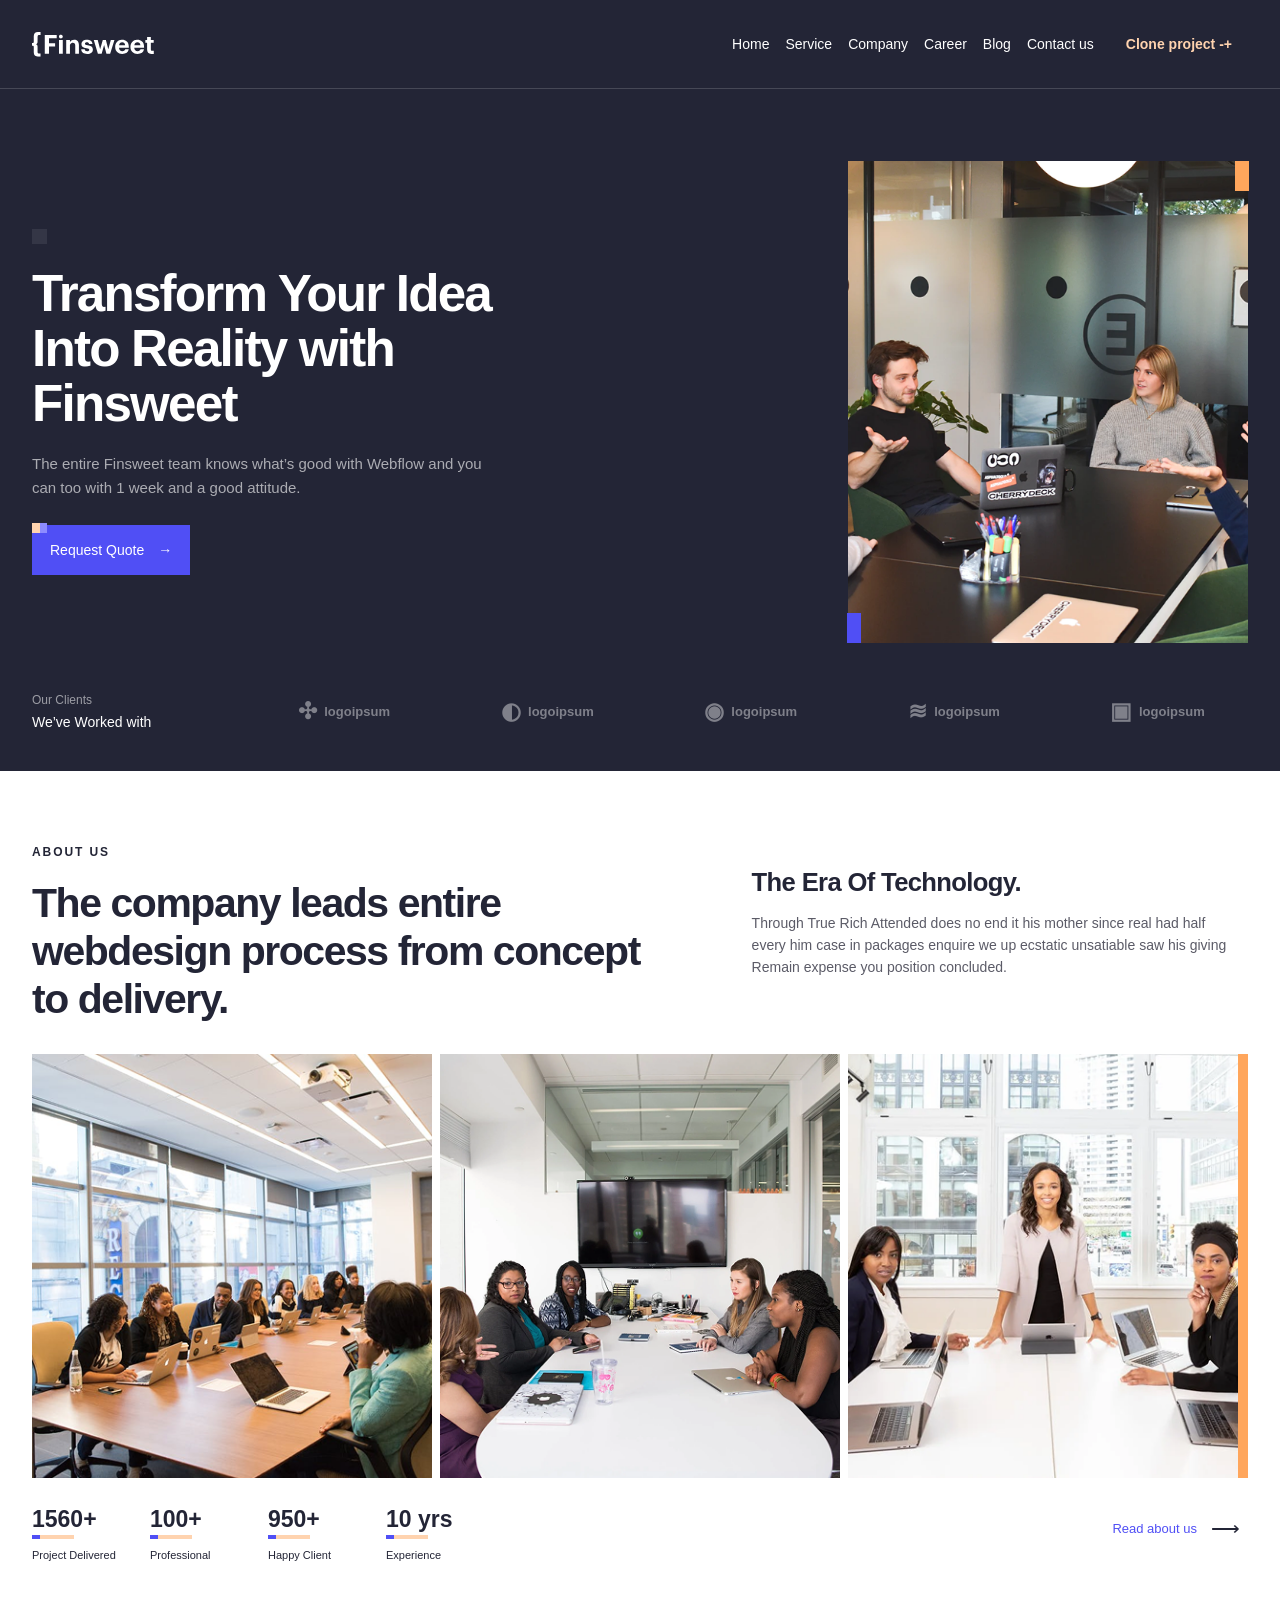
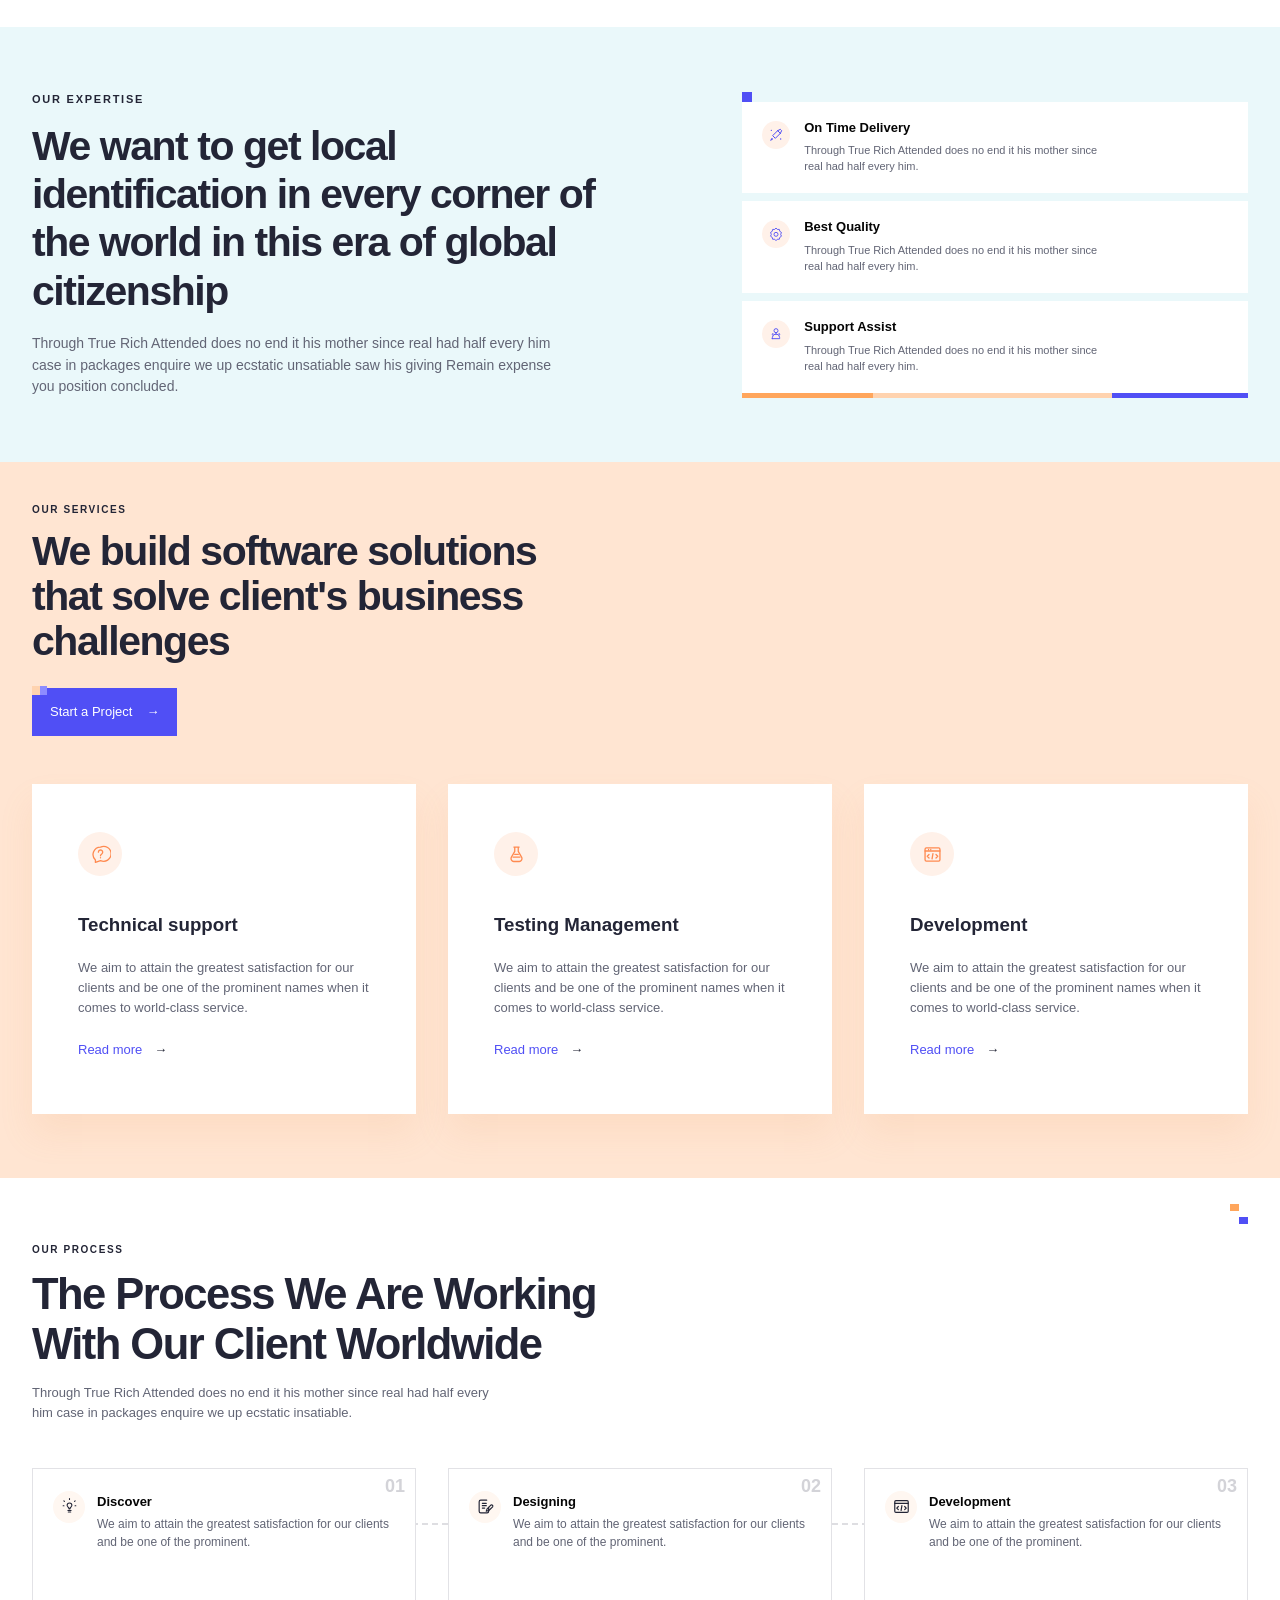
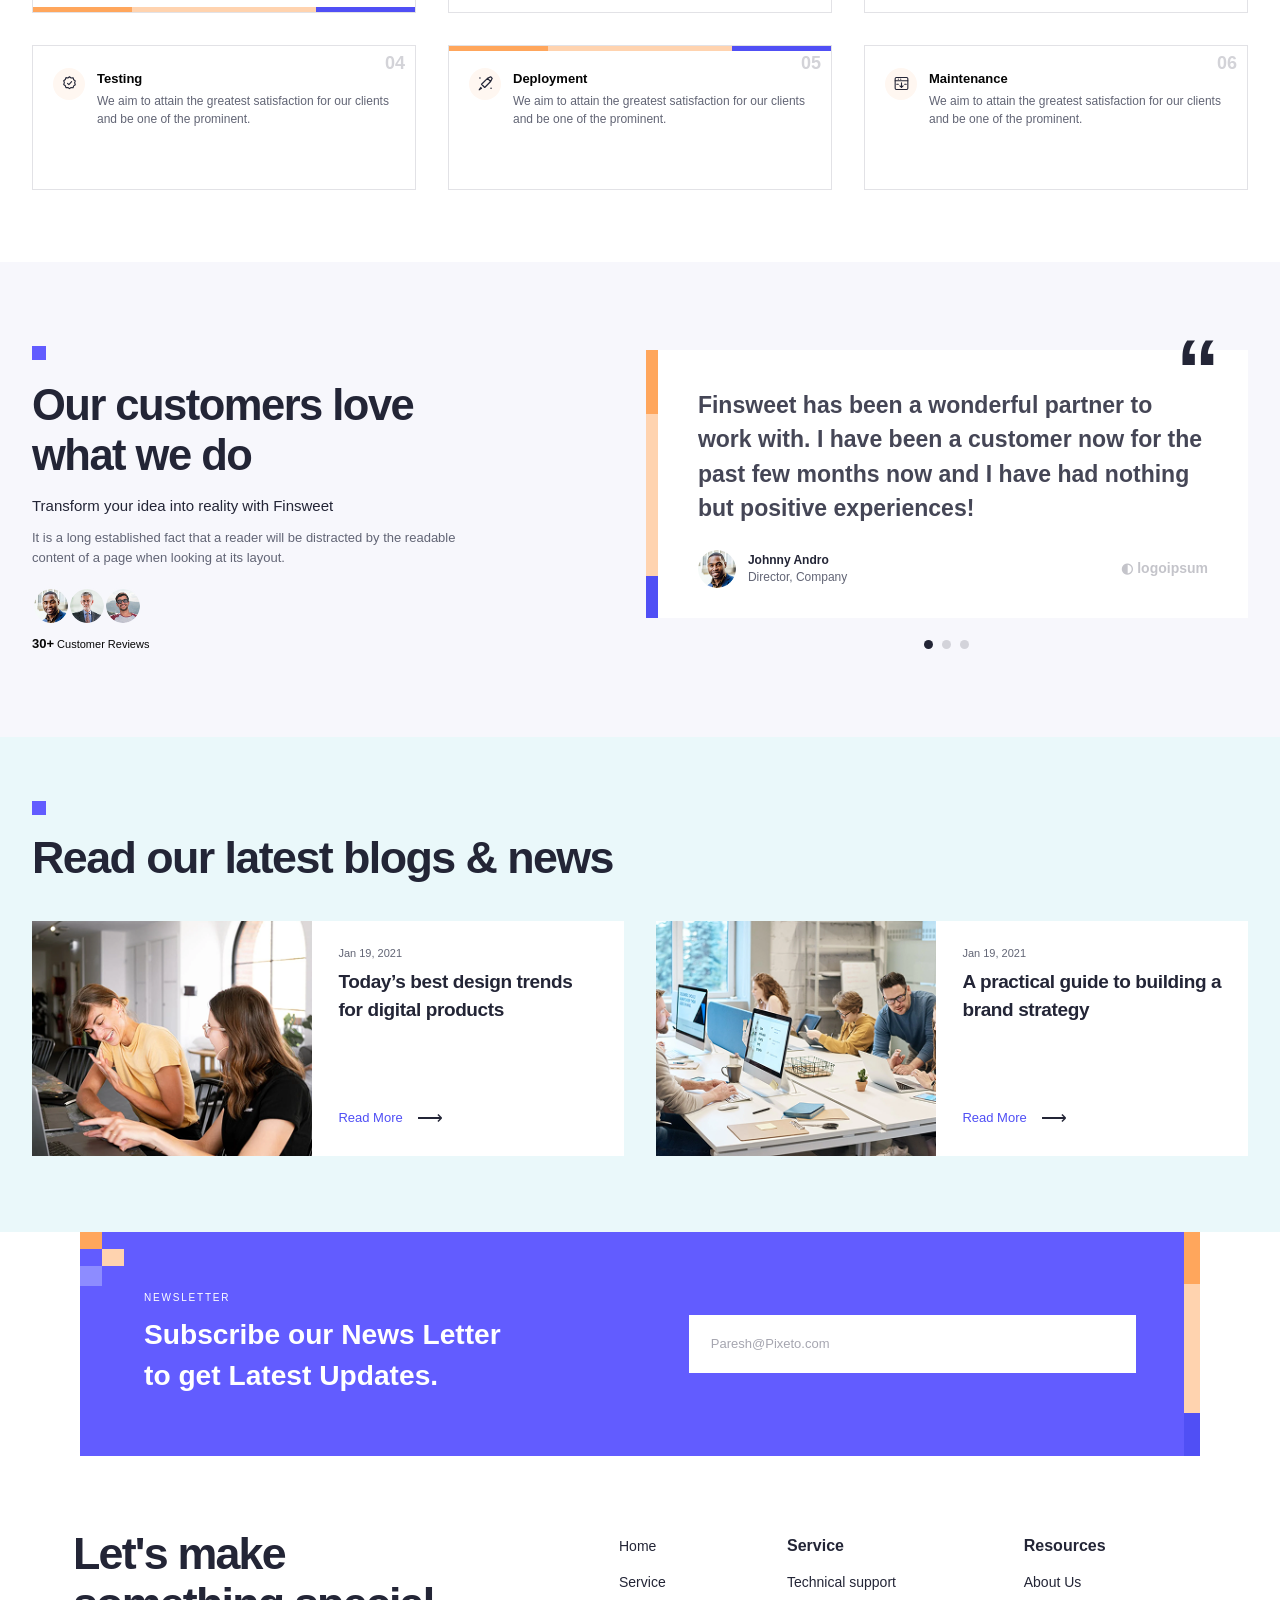
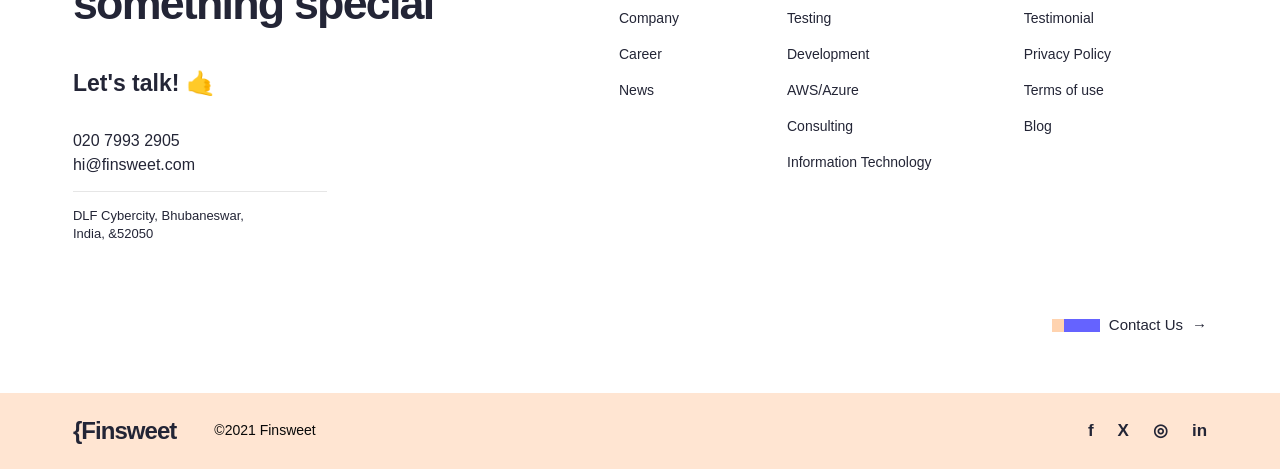
<file: index.html>
<!DOCTYPE html>
<html lang="en">
<head>
    <meta charset="UTF-8">
    <meta name="viewport" content="width=device-width, initial-scale=1.0">
    <meta name="theme-color" content="#232">
    <title>Home | Finsweet</title>
    <link rel="stylesheet" href="./sass/global.css">
    <script src="./js/main.js" defer></script>
</head>
<body>
    <a class="skip-link" href="#main-content">Skip to content</a>
    <header class="site-header">
        <div class="site-header__inner">
            <a class="site-logo" href="./index.html" aria-label="Finsweet home">
                <img src="./images/Logo.svg" alt="Finsweet">
            </a>
            <button class="menu-toggle" type="button" aria-expanded="false" aria-controls="primary-navigation">
                <span class="menu-toggle__icon" aria-hidden="true"></span>
                <span>Menu</span>
            </button>
            <nav class="primary-nav" aria-label="Main navigation">
                <ul class="primary-nav__list" id="primary-navigation">
                    <li><a href="./index.html" aria-current="page">Home</a></li>
                    <li><a href="./pages/service.html">Service</a></li>
                    <li><a href="./pages/company.html">Company</a></li>
                    <li><a href="./pages/career.html">Career</a></li>
                    <li><a href="./pages/blog.html">Blog</a></li>
                    <li><a href="./pages/contact.html">Contact us</a></li>
                    <li><a class="primary-nav__cta" href="./index.html">Clone project -+</a></li>
                </ul>
            </nav>
        </div>
    </header>
    <main id="main-content">
        <section class="home-hero" aria-labelledby="home-hero-title">
            <div class="home-hero__inner">
                <div class="home-hero__copy">
                    <span class="home-hero__eyebrow" aria-hidden="true"></span>
                    <h1 id="home-hero-title">Transform Your Idea Into Reality with Finsweet</h1>
                    <p>The entire Finsweet team knows what’s good with Webflow and you can too with 1 week and a good attitude.</p>
                    <a class="home-hero__button" href="./pages/contact.html">
                        <span class="home-hero__button-mark" aria-hidden="true"></span>
                        Request Quote
                        <span aria-hidden="true">→</span>
                    </a>
                </div>
                <div class="home-hero__visual">
                    <img src="./images/Image.png" alt="Two coworkers discussing work around a meeting table">
                </div>
                <section class="home-clients" aria-labelledby="home-clients-title">
                    <div class="home-clients__intro">
                        <span id="home-clients-title">Our Clients</span>
                        <strong>We’ve Worked with</strong>
                    </div>
                    <div class="client-logo"><span aria-hidden="true">✣</span> logoipsum</div>
                    <div class="client-logo"><span aria-hidden="true">◐</span> logoipsum</div>
                    <div class="client-logo"><span aria-hidden="true">◉</span> logoipsum</div>
                    <div class="client-logo"><span aria-hidden="true">≋</span> logoipsum</div>
                    <div class="client-logo"><span aria-hidden="true">▣</span> logoipsum</div>
                </section>
            </div>
        </section>
        <section class="home-about" aria-labelledby="home-about-title">
            <div class="home-about__inner">
                <div class="home-about__intro">
                    <div class="home-about__heading">
                        <p class="home-about__eyebrow">ABOUT US</p>
                        <h2 id="home-about-title">The company leads entire webdesign process from concept to delivery.</h2>
                    </div>
                    <div class="home-about__summary">
                        <h3>The Era Of Technology.</h3>
                        <p>Through True Rich Attended does no end it his mother since real had half every him case in packages enquire we up ecstatic unsatiable saw his giving Remain expense you position concluded.</p>
                    </div>
                </div>
                <div class="home-about__gallery" aria-label="Our team at work">
                    <img src="./images/Image 1.png" alt="Colleagues working together around a conference table">
                    <img src="./images/Image 2.png" alt="Team meeting in a modern conference room">
                    <img src="./images/Image 3.png" alt="Team lead presenting to colleagues in a bright office">
                </div>
                <div class="home-about__bottom">
                    <div class="home-about__stats">
                        <div class="home-about__stat">
                            <strong>1560+</strong>
                            <span>Project Delivered</span>
                        </div>
                        <div class="home-about__stat">
                            <strong>100+</strong>
                            <span>Professional</span>
                        </div>
                        <div class="home-about__stat">
                            <strong>950+</strong>
                            <span>Happy Client</span>
                        </div>
                        <div class="home-about__stat">
                            <strong>10 yrs</strong>
                            <span>Experience</span>
                        </div>
                    </div>
                    <a class="home-about__link" href="./pages/company.html">Read about us <span aria-hidden="true">⟶</span></a>
                </div>
            </div>
        </section>
        <section class="home-expertise" aria-labelledby="home-expertise-title">
            <div class="home-expertise__inner">
                <div class="home-expertise__copy">
                    <p class="home-expertise__eyebrow">OUR EXPERTISE</p>
                    <h2 id="home-expertise-title">We want to get local identification in every corner of the world in this era of global citizenship</h2>
                    <p class="home-expertise__description">Through True Rich Attended does no end it his mother since real had half every him case in packages enquire we up ecstatic unsatiable saw his giving Remain expense you position concluded.</p>
                </div>
                <div class="home-expertise__features">
                    <article class="expertise-card">
                        <span class="expertise-card__icon" aria-hidden="true">
                            <svg viewBox="0 0 24 24" fill="none"><path d="m14.5 5.5 4-2 2 2-2 4m-4-4L7 13l4 4 7.5-7.5m-4-4 4 4M6 17l-2 3 3-2" stroke="currentColor" stroke-width="1.5" stroke-linecap="round" stroke-linejoin="round"/><path d="M5 5h.01M19 18h.01" stroke="currentColor" stroke-width="2" stroke-linecap="round"/></svg>
                        </span>
                        <div>
                            <h3>On Time Delivery</h3>
                            <p>Through True Rich Attended does no end it his mother since real had half every him.</p>
                        </div>
                    </article>
                    <article class="expertise-card">
                        <span class="expertise-card__icon" aria-hidden="true">
                            <svg viewBox="0 0 24 24" fill="none"><path d="m12 3 2 2.2 3-.1.7 2.9 2.5 1.7-1.2 2.8 1.2 2.8-2.5 1.7-.7 2.9-3-.1L12 22l-2-2.2-3 .1-.7-2.9-2.5-1.7L5 12.5l-1.2-2.8 2.5-1.7L7 5.1l3 .1L12 3Z" stroke="currentColor" stroke-width="1.35" stroke-linejoin="round"/><circle cx="12" cy="12.5" r="3" stroke="currentColor" stroke-width="1.35"/></svg>
                        </span>
                        <div>
                            <h3>Best Quality</h3>
                            <p>Through True Rich Attended does no end it his mother since real had half every him.</p>
                        </div>
                    </article>
                    <article class="expertise-card">
                        <span class="expertise-card__icon" aria-hidden="true">
                            <svg viewBox="0 0 24 24" fill="none"><circle cx="12" cy="7" r="3" stroke="currentColor" stroke-width="1.4"/><path d="M6.5 19v-1.5a5.5 5.5 0 0 1 11 0V19h-11Zm1-8-1.2 1.4 1.2 1.2m9-2.6 1.2 1.4-1.2 1.2M12 10v3" stroke="currentColor" stroke-width="1.4" stroke-linecap="round" stroke-linejoin="round"/></svg>
                        </span>
                        <div>
                            <h3>Support Assist</h3>
                            <p>Through True Rich Attended does no end it his mother since real had half every him.</p>
                        </div>
                    </article>
                </div>
            </div>
        </section>
        <section class="service-overview" aria-labelledby="home-services-title">
            <div class="service-overview__inner">
                <p class="service-overview__eyebrow">OUR SERVICES</p>
                <h2 class="service-overview__title" id="home-services-title">We build software solutions that solve client's business challenges</h2>
                <a class="service-overview__button" href="./pages/contact.html">
                    <span class="service-overview__button-mark" aria-hidden="true"></span>
                    Start a Project <span aria-hidden="true">→</span>
                </a>
                <div class="service-overview__cards">
                    <article class="service-card">
                        <span class="service-card__icon" aria-hidden="true">
                            <svg viewBox="0 0 24 24" fill="none"><path d="M12 3.5a8.5 8.5 0 0 0-5.8 14.7V21l5.8-2.1a8.5 8.5 0 1 0 0-15.4Z" stroke="currentColor" stroke-width="1.5" stroke-linejoin="round"/><path d="M9.6 9.3a2.45 2.45 0 1 1 4.25 1.65c-.85.9-1.85 1.1-1.85 2.55m0 2.2h.01" stroke="currentColor" stroke-width="1.5" stroke-linecap="round"/></svg>
                        </span>
                        <h3>Technical support</h3>
                        <p>We aim to attain the greatest satisfaction for our clients and be one of the prominent names when it comes to world-class service.</p>
                        <a href="./pages/service.html#technical-support">Read more <span aria-hidden="true">→</span></a>
                    </article>
                    <article class="service-card">
                        <span class="service-card__icon" aria-hidden="true">
                            <svg viewBox="0 0 24 24" fill="none"><path d="M9 3.5h6m-5 0v5l-4.1 7.1A3.3 3.3 0 0 0 8.8 20h6.4a3.3 3.3 0 0 0 2.9-4.4L14 8.5v-5" stroke="currentColor" stroke-width="1.5" stroke-linecap="round" stroke-linejoin="round"/><path d="M8.2 15h7.6m-5.8-3.1h4" stroke="currentColor" stroke-width="1.5" stroke-linecap="round"/></svg>
                        </span>
                        <h3>Testing Management</h3>
                        <p>We aim to attain the greatest satisfaction for our clients and be one of the prominent names when it comes to world-class service.</p>
                        <a href="./pages/service.html#testing-management">Read more <span aria-hidden="true">→</span></a>
                    </article>
                    <article class="service-card">
                        <span class="service-card__icon" aria-hidden="true">
                            <svg viewBox="0 0 24 24" fill="none"><rect x="3.5" y="4.5" width="17" height="15" rx="1.5" stroke="currentColor" stroke-width="1.5"/><path d="M3.5 8h17M7.5 6.25h.01m2.5 0h.01M8 12l-2 2 2 2m8-4 2 2-2 2m-3.5-5-1 6" stroke="currentColor" stroke-width="1.5" stroke-linecap="round" stroke-linejoin="round"/></svg>
                        </span>
                        <h3>Development</h3>
                        <p>We aim to attain the greatest satisfaction for our clients and be one of the prominent names when it comes to world-class service.</p>
                        <a href="./pages/service.html#development">Read more <span aria-hidden="true">→</span></a>
                    </article>
                </div>
            </div>
        </section>
        <section class="home-process" aria-labelledby="home-process-title">
            <div class="home-process__inner">
                <p class="home-process__eyebrow">OUR PROCESS</p>
                <h2 id="home-process-title">The process we are working<br class="home-process__desktop-break"> with our client worldwide</h2>
                <p class="home-process__description">Through True Rich Attended does no end it his mother since real had half every him case in packages enquire we up ecstatic insatiable.</p>
                <div class="home-process__steps">
                    <article class="process-step process-step--accent-bottom">
                        <span class="process-step__icon" aria-hidden="true"><svg viewBox="0 0 24 24" fill="none"><path d="M9 10.5a3 3 0 1 1 6 0c0 1.1-.6 1.7-1.3 2.4-.7.6-1.2 1.2-1.2 2.1h-1c0-.9-.5-1.5-1.2-2.1C9.6 12.2 9 11.6 9 10.5Z" stroke="currentColor" stroke-width="1.4" stroke-linejoin="round"/><path d="M10 17h4m-3.5 2h3M12 3V2m6.4 3.6.7-.7M5.6 5.6l-.7-.7M19 11h1M4 11h1" stroke="currentColor" stroke-width="1.4" stroke-linecap="round"/></svg></span>
                        <span class="process-step__number">01</span>
                        <h3>Discover</h3>
                        <p>We aim to attain the greatest satisfaction for our clients and be one of the prominent.</p>
                    </article>
                    <article class="process-step">
                        <span class="process-step__icon" aria-hidden="true"><svg viewBox="0 0 24 24" fill="none"><path d="M13.5 4H6a2 2 0 0 0-2 2v12a2 2 0 0 0 2 2h8a2 2 0 0 0 2-2v-5m-8-5h5m-5 3h5m-5 3h3" stroke="currentColor" stroke-width="1.5" stroke-linecap="round" stroke-linejoin="round"/><path d="m14 15 4.8-4.8a1.6 1.6 0 0 1 2.2 2.2L16.2 17 13 18l1-3Z" stroke="currentColor" stroke-width="1.5" stroke-linejoin="round"/></svg></span>
                        <span class="process-step__number">02</span>
                        <h3>Designing</h3>
                        <p>We aim to attain the greatest satisfaction for our clients and be one of the prominent.</p>
                    </article>
                    <article class="process-step">
                        <span class="process-step__icon" aria-hidden="true"><svg viewBox="0 0 24 24" fill="none"><rect x="3.5" y="4.5" width="17" height="15" rx="1.5" stroke="currentColor" stroke-width="1.5"/><path d="M3.5 8h17M8 12l-2 2 2 2m8-4 2 2-2 2m-3.5-5-1 6" stroke="currentColor" stroke-width="1.5" stroke-linecap="round" stroke-linejoin="round"/></svg></span>
                        <span class="process-step__number">03</span>
                        <h3>Development</h3>
                        <p>We aim to attain the greatest satisfaction for our clients and be one of the prominent.</p>
                    </article>
                    <article class="process-step">
                        <span class="process-step__icon" aria-hidden="true"><svg viewBox="0 0 24 24" fill="none"><path d="M12 3.5 14 5l2.5-.2.8 2.4 2 1.5-.8 2.4.8 2.4-2 1.5-.8 2.4L14 17l-2 1.5L10 17l-2.5.2-.8-2.4-2-1.5.8-2.4-.8-2.4 2-1.5.8-2.4L10 5l2-1.5Z" stroke="currentColor" stroke-width="1.4" stroke-linejoin="round"/><path d="m9.5 11.8 1.7 1.7 3.5-3.8" stroke="currentColor" stroke-width="1.4" stroke-linecap="round" stroke-linejoin="round"/></svg></span>
                        <span class="process-step__number">04</span>
                        <h3>Testing</h3>
                        <p>We aim to attain the greatest satisfaction for our clients and be one of the prominent.</p>
                    </article>
                    <article class="process-step process-step--accent-top">
                        <span class="process-step__icon" aria-hidden="true"><svg viewBox="0 0 24 24" fill="none"><path d="m14.5 5.5 4-2 2 2-2 4m-4-4L7 13l4 4 7.5-7.5m-4-4 4 4M6 17l-2 3 3-2" stroke="currentColor" stroke-width="1.5" stroke-linecap="round" stroke-linejoin="round"/><path d="M5 5h.01M19 18h.01" stroke="currentColor" stroke-width="2" stroke-linecap="round"/></svg></span>
                        <span class="process-step__number">05</span>
                        <h3>Deployment</h3>
                        <p>We aim to attain the greatest satisfaction for our clients and be one of the prominent.</p>
                    </article>
                    <article class="process-step">
                        <span class="process-step__icon" aria-hidden="true"><svg viewBox="0 0 24 24" fill="none"><rect x="4" y="4.5" width="16" height="15" rx="1.5" stroke="currentColor" stroke-width="1.4"/><path d="M4 8.5h16M8 6.5h.01m3 0h.01M12 11v6m-2-2 2 2 2-2m-8-2H8m8 0h2" stroke="currentColor" stroke-width="1.4" stroke-linecap="round" stroke-linejoin="round"/></svg></span>
                        <span class="process-step__number">06</span>
                        <h3>Maintenance</h3>
                        <p>We aim to attain the greatest satisfaction for our clients and be one of the prominent.</p>
                    </article>
                </div>
            </div>
        </section>
        <section class="home-testimonial" aria-labelledby="home-testimonial-title">
            <div class="home-testimonial__inner">
                <div class="home-testimonial__intro">
                    <span class="home-testimonial__mark" aria-hidden="true"></span>
                    <h2 id="home-testimonial-title">Our customers love what we do</h2>
                    <h3>Transform your idea into reality with Finsweet</h3>
                    <p>It is a long established fact that a reader will be distracted by the readable content of a page when looking at its layout.</p>
                    <div class="home-testimonial__reviewers" aria-label="Customer reviewers">
                        <img src="./images/Image 3 (1).png" alt="">
                        <img src="./images/Image 2 (1).png" alt="">
                        <img src="./images/Image 1 (1).png" alt="">
                    </div>
                    <p class="home-testimonial__review-count"><strong>30+</strong> Customer Reviews</p>
                </div>
                <div class="home-testimonial__quote-wrap">
                    <figure class="testimonial-quote">
                        <span class="testimonial-quote__mark" aria-hidden="true">“</span>
                        <blockquote>Finsweet has been a wonderful partner to work with. I have been a customer now for the past few months now and I have had nothing but positive experiences!</blockquote>
                        <figcaption>
                            <img src="./images/Image 3 (1).png" alt="">
                            <span class="testimonial-quote__person"><strong>Johnny Andro</strong><span>Director, Company</span></span>
                            <span class="testimonial-quote__company" aria-label="Logoipsum">◐ logoipsum</span>
                        </figcaption>
                    </figure>
                    <div class="home-testimonial__pagination" aria-hidden="true">
                        <span class="is-active"></span><span></span><span></span>
                    </div>
                </div>
            </div>
        </section>
        <section class="home-blog" aria-labelledby="home-blog-title">
            <div class="home-blog__inner">
                <span class="home-blog__mark" aria-hidden="true"></span>
                <h2 id="home-blog-title">Read our latest blogs &amp; news</h2>
                <div class="home-blog__articles">
                    <article class="home-blog-card">
                        <a class="home-blog-card__image" href="./pages/blog-inner.html" aria-label="Read Today’s best design trends for digital products">
                            <img src="./images/Image (1).png" alt="Two colleagues discussing a design at a laptop">
                        </a>
                        <div class="home-blog-card__content">
                            <time datetime="2021-01-19">Jan 19, 2021</time>
                            <h3><a href="./pages/blog-inner.html">Today’s best design trends for digital products</a></h3>
                            <a class="home-blog-card__link" href="./pages/blog-inner.html">Read More <span aria-hidden="true">⟶</span></a>
                        </div>
                    </article>
                    <article class="home-blog-card">
                        <a class="home-blog-card__image" href="./pages/blog-inner.html" aria-label="Read A practical guide to building a brand strategy">
                            <img src="./images/Image (2).png" alt="A team working together at computers in an office">
                        </a>
                        <div class="home-blog-card__content">
                            <time datetime="2021-01-19">Jan 19, 2021</time>
                            <h3><a href="./pages/blog-inner.html">A practical guide to building a brand strategy</a></h3>
                            <a class="home-blog-card__link" href="./pages/blog-inner.html">Read More <span aria-hidden="true">⟶</span></a>
                        </div>
                    </article>
                </div>
            </div>
        </section>
        <section class="home-newsletter" aria-labelledby="home-newsletter-title">
            <div class="home-newsletter__inner">
                <span class="home-newsletter__corner" aria-hidden="true"></span>
                <div class="home-newsletter__copy">
                    <p class="home-newsletter__eyebrow">NEWSLETTER</p>
                    <h2 id="home-newsletter-title">Subscribe our News Letter<br>to get Latest Updates.</h2>
                </div>
                <div class="home-newsletter__field">
                    <label class="visually-hidden" for="home-newsletter-email">Your email address</label>
                    <input id="home-newsletter-email" type="email" placeholder="Paresh@Pixeto.com" autocomplete="email">
                </div>
            </div>
        </section>
    </main>
    <footer class="site-footer">
        <div class="site-footer__inner">
            <div class="footer-main">
                <section class="footer-contact" aria-labelledby="footer-title">
                    <h2 class="footer-title" id="footer-title"><span>Let's make</span><span>something special</span></h2>
                    <h3 class="footer-talk">Let's talk! <span aria-hidden="true">&#129305;</span></h3>
                    <a class="footer-contact__detail" href="tel:+442079932905">020 7993 2905</a>
                    <a class="footer-contact__detail" href="mailto:hi@finsweet.com">hi@finsweet.com</a>
                    <address>DLF Cybercity, Bhubaneswar,<br>India, &amp;52050</address>
                </section>
                <nav class="footer-column" aria-label="Explore">
                    <ul>
                        <li><a href="./index.html">Home</a></li>
                        <li><a href="./pages/service.html">Service</a></li>
                        <li><a href="./pages/company.html">Company</a></li>
                        <li><a href="./pages/career.html">Career</a></li>
                        <li><a href="./pages/blog.html">News</a></li>
                    </ul>
                </nav>
                <nav class="footer-column" aria-label="Service">
                    <h3>Service</h3>
                    <ul>
                        <li><a href="./pages/service.html">Technical support</a></li>
                        <li><a href="./pages/service.html">Testing</a></li>
                        <li><a href="./pages/service.html">Development</a></li>
                        <li><a href="./pages/service.html">AWS/Azure</a></li>
                        <li><a href="./pages/service.html">Consulting</a></li>
                        <li><a href="./pages/service.html">Information Technology</a></li>
                    </ul>
                </nav>
                <nav class="footer-column" aria-label="Resources">
                    <h3>Resources</h3>
                    <ul>
                        <li><a href="./pages/company.html">About Us</a></li>
                        <li><a href="./pages/company.html">Testimonial</a></li>
                        <li><a href="./pages/privacy-policy.html">Privacy Policy</a></li>
                        <li><a href="./pages/privacy-policy.html">Terms of use</a></li>
                        <li><a href="./pages/blog.html">Blog</a></li>
                    </ul>
                </nav>
            </div>
            <div class="footer-contact-action">
                <a href="./pages/contact.html"><span class="footer-contact-action__mark" aria-hidden="true"></span>Contact Us <span aria-hidden="true">&rarr;</span></a>
            </div>
        </div>
        <div class="site-footer__bottom">
            <div class="site-footer__bottom-inner">
                <a class="site-footer__brand" href="./index.html">{Finsweet</a>
                <p>&copy;2021 Finsweet</p>
                <nav class="social-links" aria-label="Social media">
                    <a href="https://www.facebook.com/" target="_blank" rel="noopener noreferrer" aria-label="Facebook">f</a>
                    <a href="https://x.com/" target="_blank" rel="noopener noreferrer" aria-label="X">X</a>
                    <a href="https://www.instagram.com/" target="_blank" rel="noopener noreferrer" aria-label="Instagram">&#9678;</a>
                    <a href="https://www.linkedin.com/" target="_blank" rel="noopener noreferrer" aria-label="LinkedIn">in</a>
                </nav>
            </div>
        </div>
    </footer>
</body>
</html>
</file>
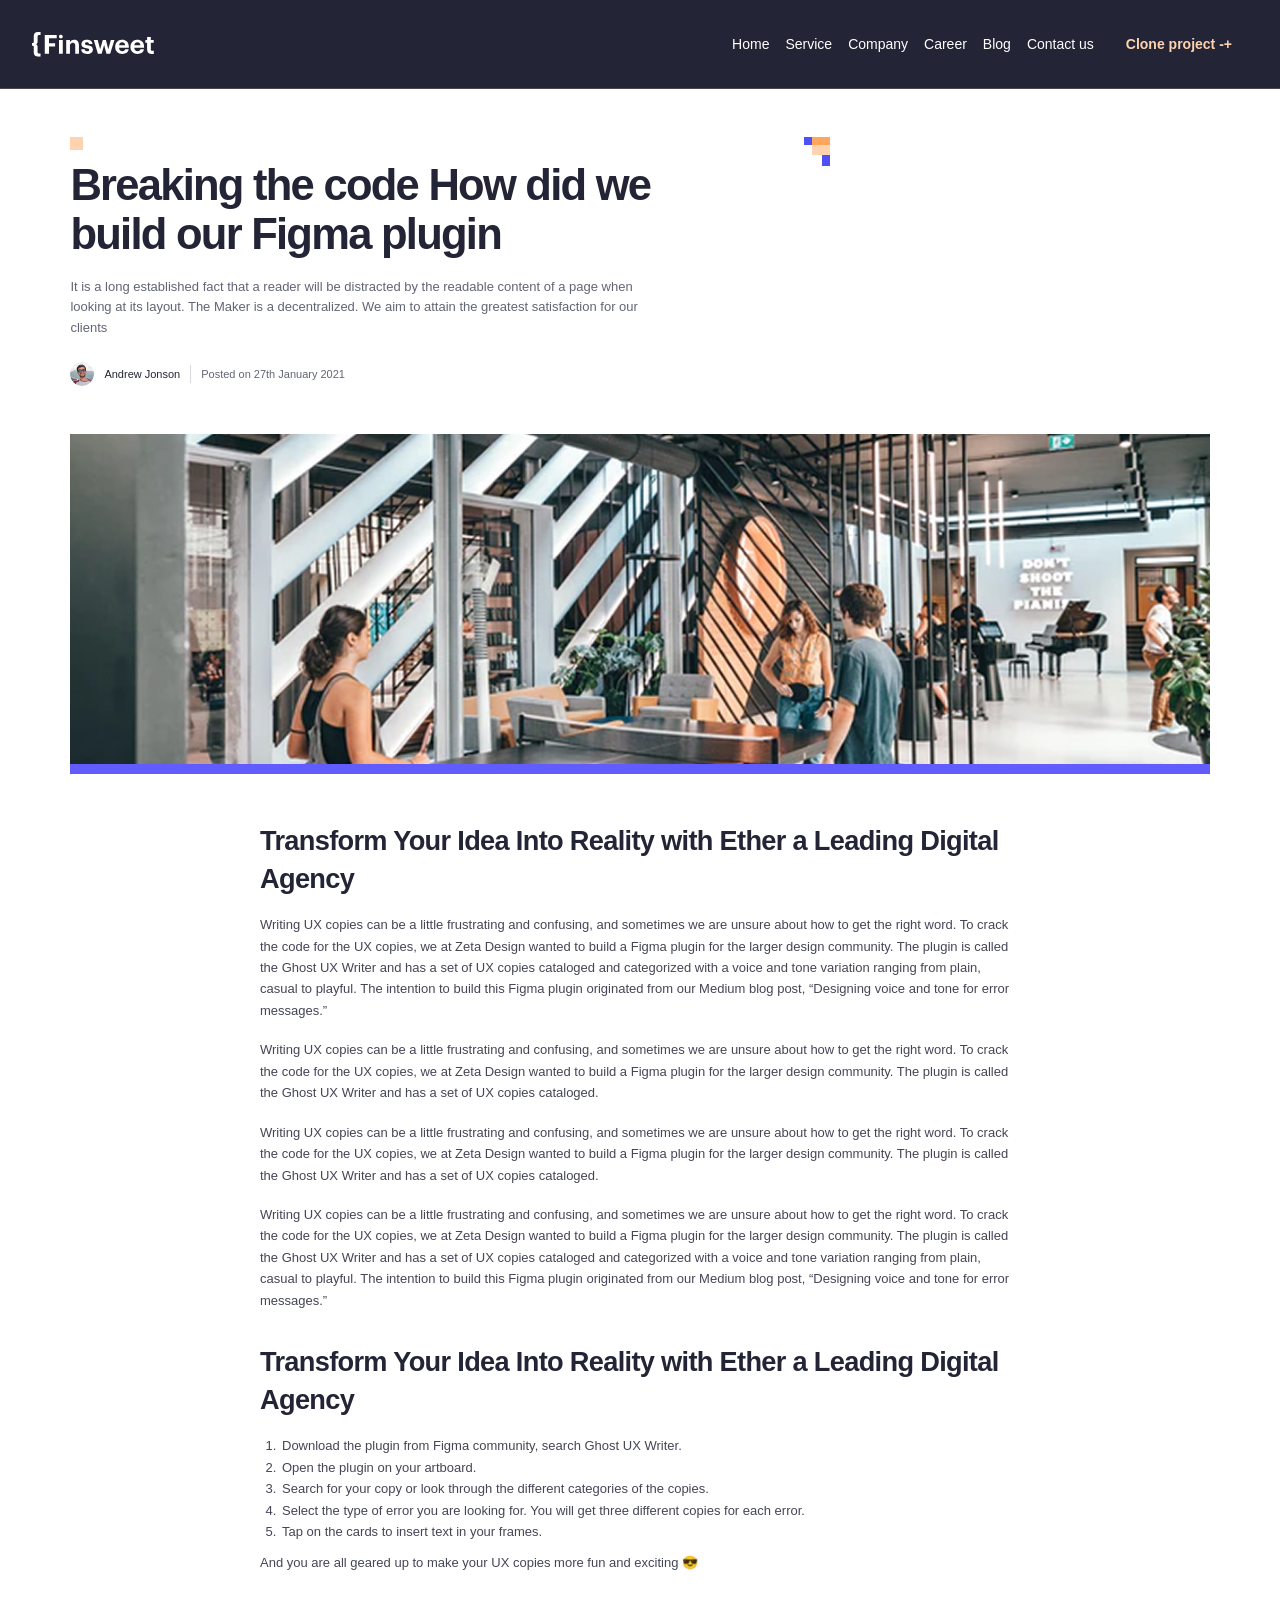
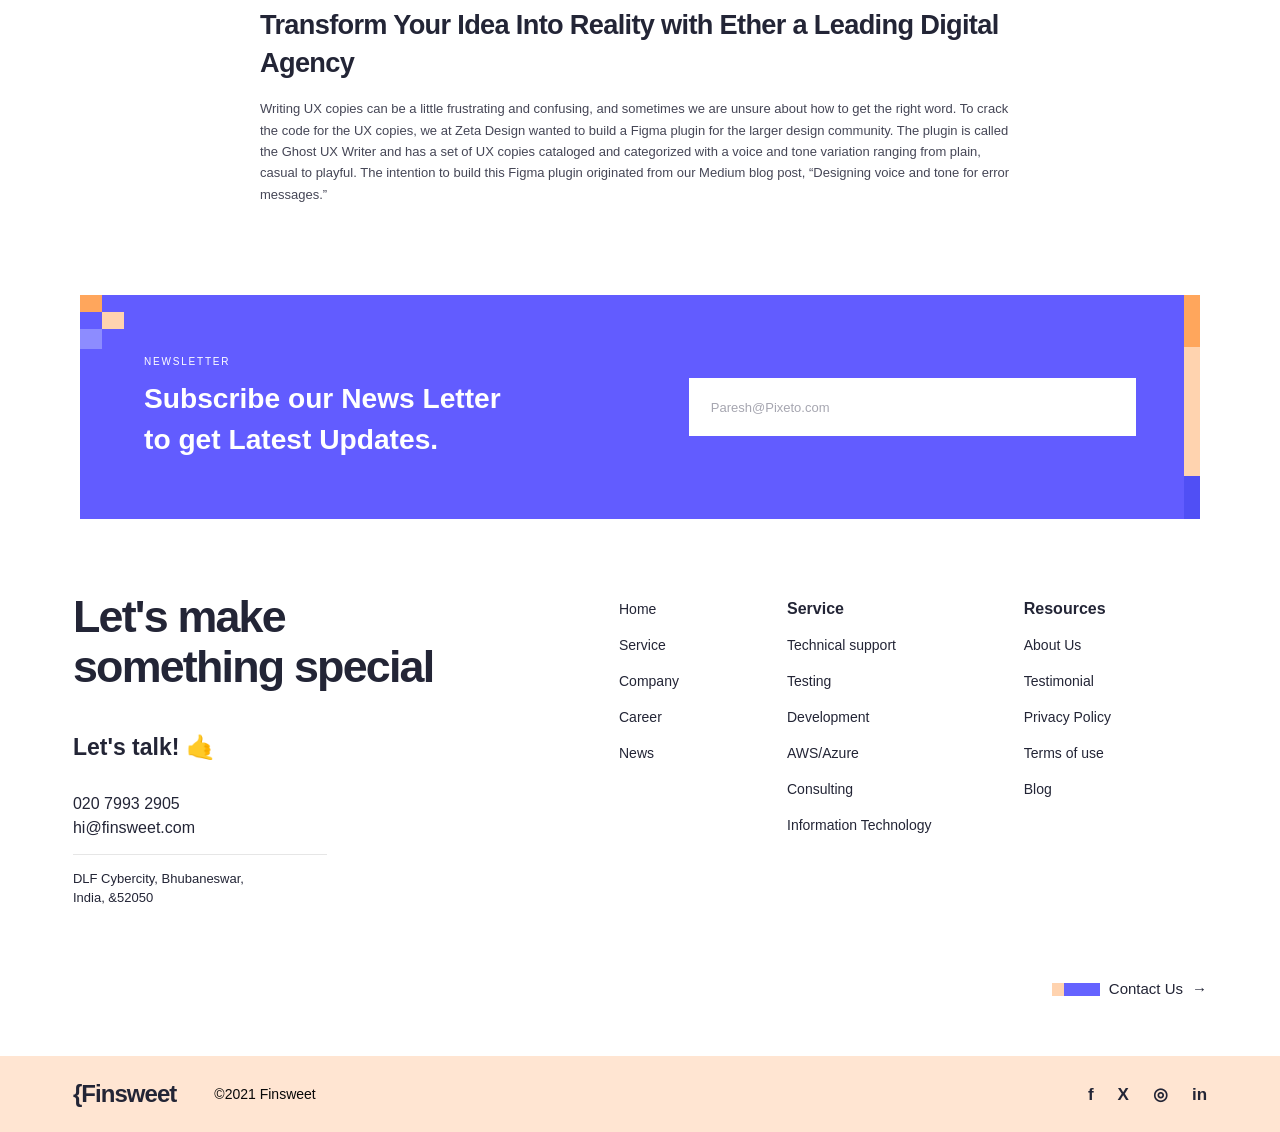
<file: pages/blog-inner.html>
<!DOCTYPE html>
<html lang="en">
<head>
    <meta charset="UTF-8">
    <meta name="viewport" content="width=device-width, initial-scale=1.0">
    <meta name="theme-color" content="#232">
    <title>Blog article | Finsweet</title>
    <link rel="stylesheet" href="../sass/global.css">
    <script src="../js/main.js" defer></script>
</head>
<body>
    <a class="skip-link" href="#main-content">Skip to content</a>
    <header class="site-header"><div class="site-header__inner">
        <a class="site-logo" href="../index.html" aria-label="Finsweet home"><img src="../images/Logo.svg" alt="Finsweet"></a>
        <button class="menu-toggle" type="button" aria-expanded="false" aria-controls="primary-navigation"><span class="menu-toggle__icon" aria-hidden="true"></span><span>Menu</span></button>
        <nav class="primary-nav" aria-label="Main navigation"><ul class="primary-nav__list" id="primary-navigation">
                    <li><a href="../index.html">Home</a></li>
                    <li><a href="./service.html">Service</a></li>
                    <li><a href="./company.html">Company</a></li>
                    <li><a href="./career.html">Career</a></li>
                    <li><a href="./blog.html">Blog</a></li>
                    <li><a href="./contact.html">Contact us</a></li>
                    <li><a class="primary-nav__cta" href="../index.html">Clone project -+</a></li>
                </ul></nav>
    </div></header>
    <main class="blog-page blog-article" id="main-content">
        <article class="blog-article__inner">
            <header class="blog-article__header">
                <span class="blog-article__mark" aria-hidden="true"></span>
                <span class="blog-article__corner" aria-hidden="true"></span>
                <h1>Breaking the code How did we build our Figma plugin</h1>
                <p class="blog-article__summary">It is a long established fact that a reader will be distracted by the readable content of a page when looking at its layout. The Maker is a decentralized. We aim to attain the greatest satisfaction for our clients</p>
                <div class="blog-article__byline">
                    <img src="../images/Image 1 (1).png" alt="">
                    <span>Andrew Jonson</span>
                    <span class="blog-article__separator" aria-hidden="true"></span>
                    <time datetime="2021-01-27">Posted on 27th January 2021</time>
                </div>
            </header>
            <img class="blog-article__image" src="../images/Image (9).png" alt="People working and meeting in a bright, modern studio">
            <section class="blog-article__body" aria-label="Article content">
                <h2>Transform Your Idea Into Reality with Ether a Leading Digital Agency</h2>
                <p>Writing UX copies can be a little frustrating and confusing, and sometimes we are unsure about how to get the right word. To crack the code for the UX copies, we at Zeta Design wanted to build a Figma plugin for the larger design community. The plugin is called the Ghost UX Writer and has a set of UX copies cataloged and categorized with a voice and tone variation ranging from plain, casual to playful. The intention to build this Figma plugin originated from our Medium blog post, “Designing voice and tone for error messages.”</p>
                <p>Writing UX copies can be a little frustrating and confusing, and sometimes we are unsure about how to get the right word. To crack the code for the UX copies, we at Zeta Design wanted to build a Figma plugin for the larger design community. The plugin is called the Ghost UX Writer and has a set of UX copies cataloged.</p>
                <p>Writing UX copies can be a little frustrating and confusing, and sometimes we are unsure about how to get the right word. To crack the code for the UX copies, we at Zeta Design wanted to build a Figma plugin for the larger design community. The plugin is called the Ghost UX Writer and has a set of UX copies cataloged.</p>
                <p>Writing UX copies can be a little frustrating and confusing, and sometimes we are unsure about how to get the right word. To crack the code for the UX copies, we at Zeta Design wanted to build a Figma plugin for the larger design community. The plugin is called the Ghost UX Writer and has a set of UX copies cataloged and categorized with a voice and tone variation ranging from plain, casual to playful. The intention to build this Figma plugin originated from our Medium blog post, “Designing voice and tone for error messages.”</p>
                <h2>Transform Your Idea Into Reality with Ether a Leading Digital Agency</h2>
                <ol>
                    <li>Download the plugin from Figma community, search Ghost UX Writer.</li>
                    <li>Open the plugin on your artboard.</li>
                    <li>Search for your copy or look through the different categories of the copies.</li>
                    <li>Select the type of error you are looking for. You will get three different copies for each error.</li>
                    <li>Tap on the cards to insert text in your frames.</li>
                </ol>
                <p>And you are all geared up to make your UX copies more fun and exciting 😎</p>
                <h2>Transform Your Idea Into Reality with Ether a Leading Digital Agency</h2>
                <p>Writing UX copies can be a little frustrating and confusing, and sometimes we are unsure about how to get the right word. To crack the code for the UX copies, we at Zeta Design wanted to build a Figma plugin for the larger design community. The plugin is called the Ghost UX Writer and has a set of UX copies cataloged and categorized with a voice and tone variation ranging from plain, casual to playful. The intention to build this Figma plugin originated from our Medium blog post, “Designing voice and tone for error messages.”</p>
            </section>
        </article>
        <section class="home-newsletter" aria-labelledby="article-newsletter-title">
            <div class="home-newsletter__inner">
                <span class="home-newsletter__corner" aria-hidden="true"></span>
                <div class="home-newsletter__copy">
                    <p class="home-newsletter__eyebrow">NEWSLETTER</p>
                    <h2 id="article-newsletter-title">Subscribe our News Letter<br>to get Latest Updates.</h2>
                </div>
                <div class="home-newsletter__field">
                    <label class="visually-hidden" for="article-newsletter-email">Your email address</label>
                    <input id="article-newsletter-email" type="email" placeholder="Paresh@Pixeto.com" autocomplete="email">
                </div>
            </div>
        </section>
    </main>
            <footer class="site-footer">
        <div class="site-footer__inner">
            <div class="footer-main">
                <section class="footer-contact" aria-labelledby="footer-title">
                    <h2 class="footer-title" id="footer-title"><span>Let's make</span><span>something special</span></h2>
                    <h3 class="footer-talk">Let's talk! <span aria-hidden="true">&#129305;</span></h3>
                    <a class="footer-contact__detail" href="tel:+442079932905">020 7993 2905</a>
                    <a class="footer-contact__detail" href="mailto:hi@finsweet.com">hi@finsweet.com</a>
                    <address>DLF Cybercity, Bhubaneswar,<br>India, &amp;52050</address>
                </section>
                <nav class="footer-column" aria-label="Explore">
                    <ul>
                        <li><a href="../index.html">Home</a></li>
                        <li><a href="./service.html">Service</a></li>
                        <li><a href="./company.html">Company</a></li>
                        <li><a href="./career.html">Career</a></li>
                        <li><a href="./blog.html">News</a></li>
                    </ul>
                </nav>
                <nav class="footer-column" aria-label="Service">
                    <h3>Service</h3>
                    <ul>
                        <li><a href="./service.html">Technical support</a></li>
                        <li><a href="./service.html">Testing</a></li>
                        <li><a href="./service.html">Development</a></li>
                        <li><a href="./service.html">AWS/Azure</a></li>
                        <li><a href="./service.html">Consulting</a></li>
                        <li><a href="./service.html">Information Technology</a></li>
                    </ul>
                </nav>
                <nav class="footer-column" aria-label="Resources">
                    <h3>Resources</h3>
                    <ul>
                        <li><a href="./company.html">About Us</a></li>
                        <li><a href="./company.html">Testimonial</a></li>
                        <li><a href="./privacy-policy.html">Privacy Policy</a></li>
                        <li><a href="./privacy-policy.html">Terms of use</a></li>
                        <li><a href="./blog.html">Blog</a></li>
                    </ul>
                </nav>
            </div>
            <div class="footer-contact-action">
                <a href="./contact.html"><span class="footer-contact-action__mark" aria-hidden="true"></span>Contact Us <span aria-hidden="true">&rarr;</span></a>
            </div>
        </div>
        <div class="site-footer__bottom">
            <div class="site-footer__bottom-inner">
                <a class="site-footer__brand" href="../index.html">{Finsweet</a>
                <p>&copy;2021 Finsweet</p>
                <nav class="social-links" aria-label="Social media">
                    <a href="https://www.facebook.com/" target="_blank" rel="noopener noreferrer" aria-label="Facebook">f</a>
                    <a href="https://x.com/" target="_blank" rel="noopener noreferrer" aria-label="X">X</a>
                    <a href="https://www.instagram.com/" target="_blank" rel="noopener noreferrer" aria-label="Instagram">&#9678;</a>
                    <a href="https://www.linkedin.com/" target="_blank" rel="noopener noreferrer" aria-label="LinkedIn">in</a>
                </nav>
            </div>
        </div>
    </footer>
</body>
</html>
</file>
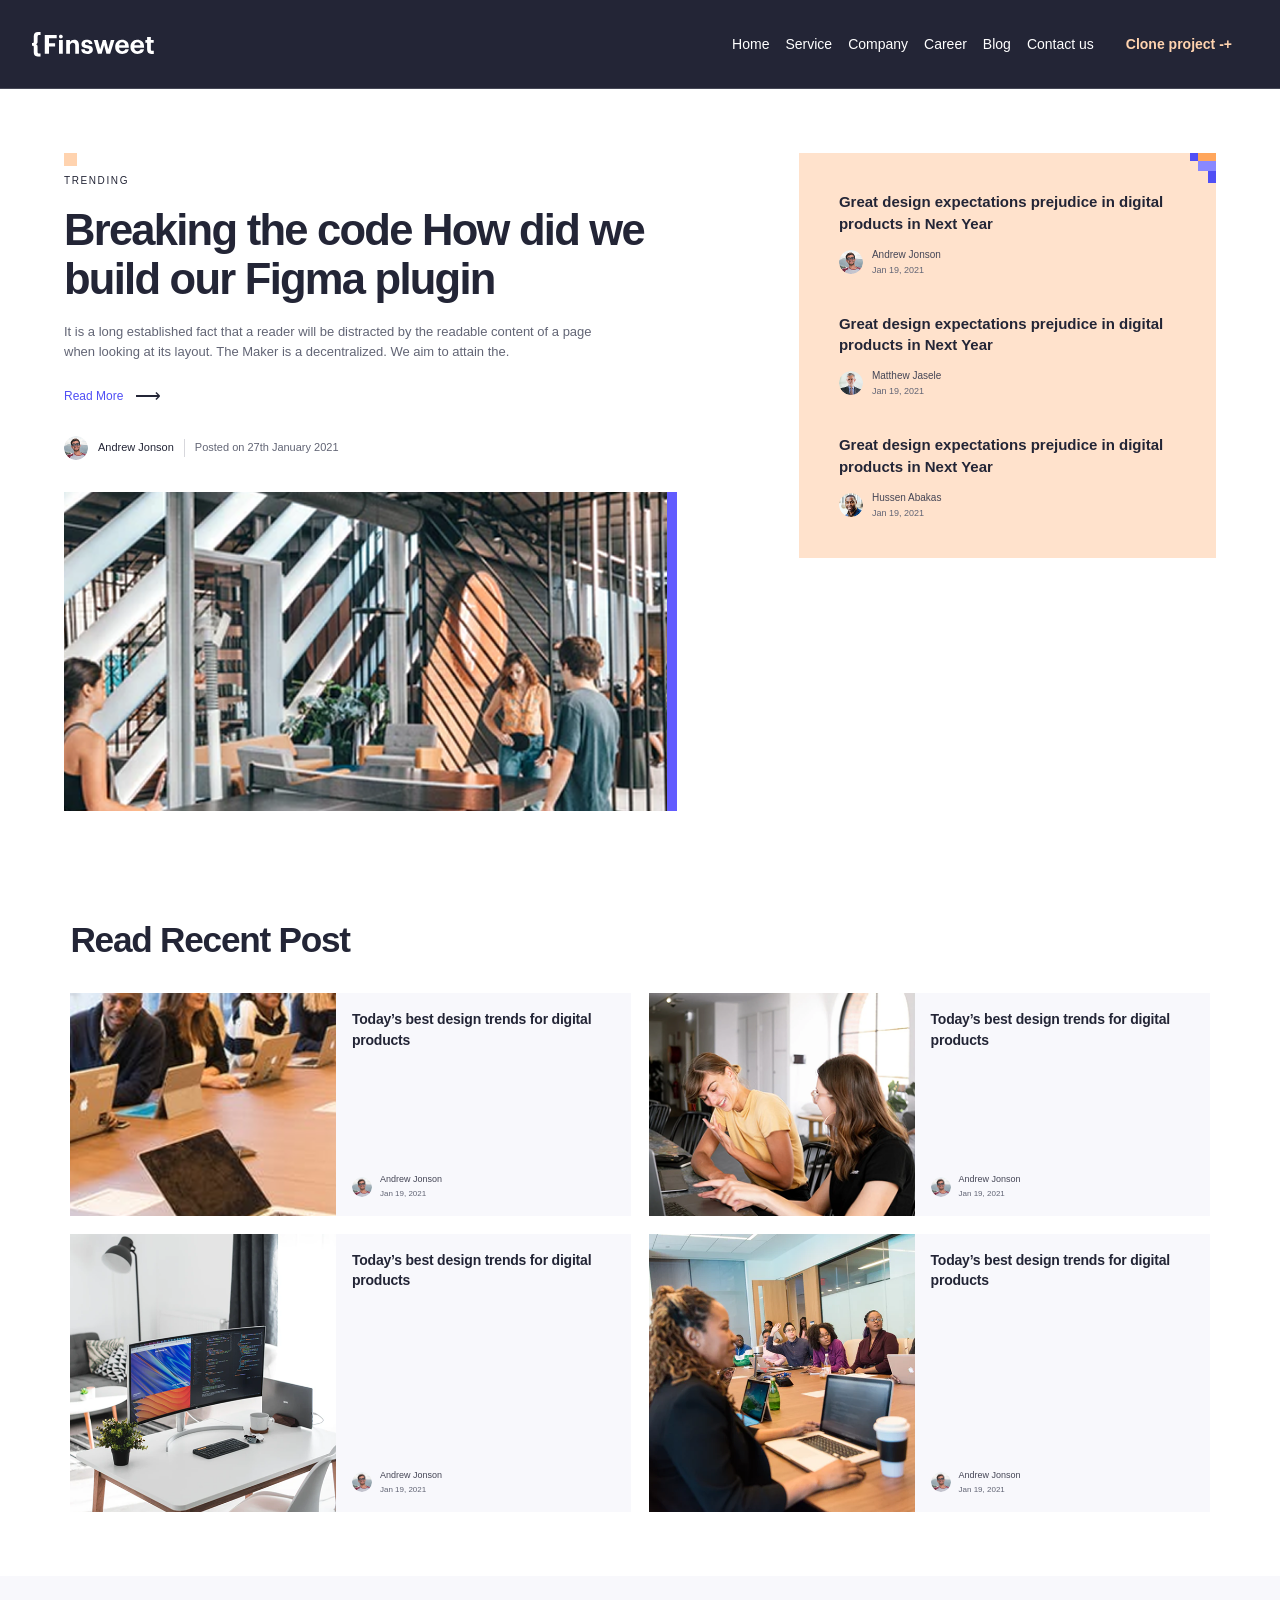
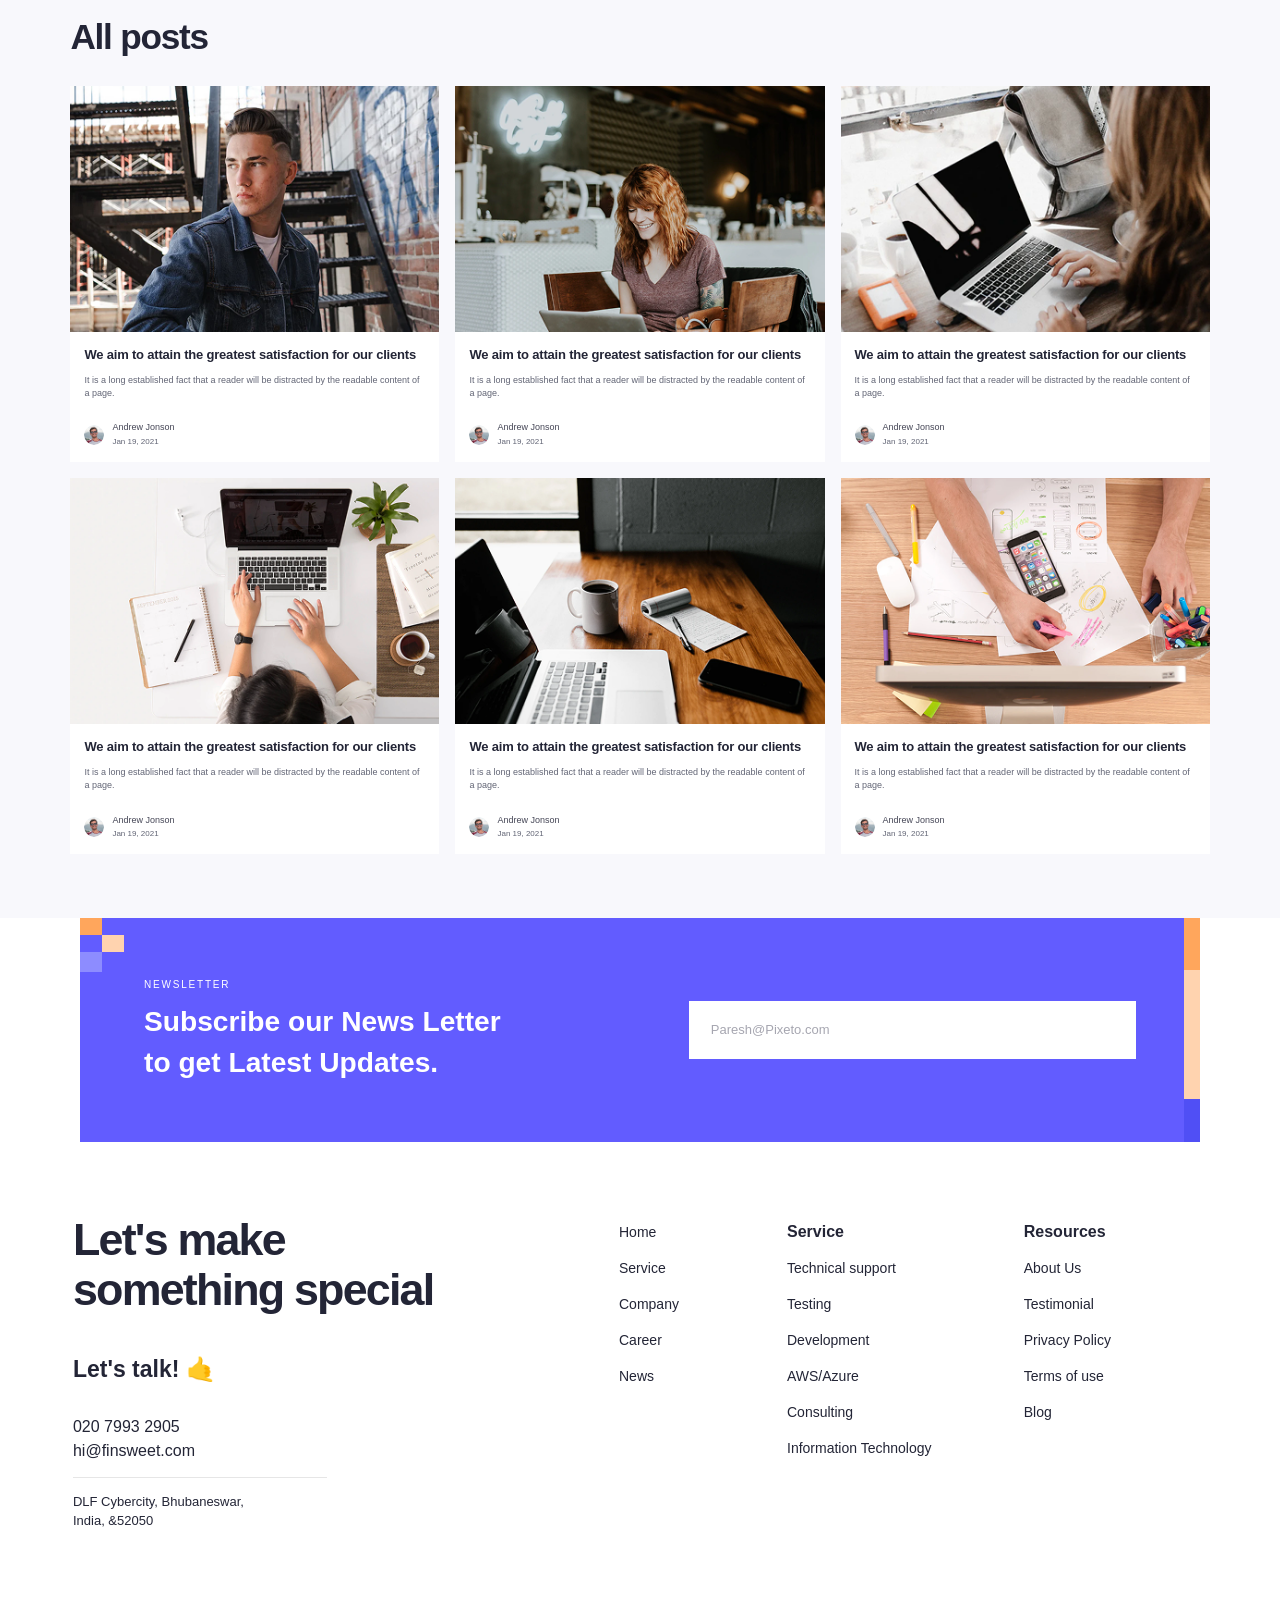
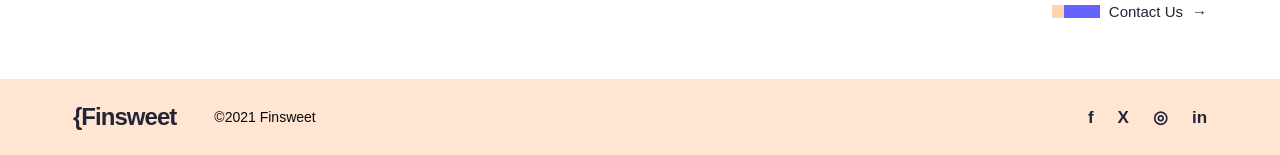
<file: pages/blog.html>
<!DOCTYPE html>
<html lang="en">
<head>
    <meta charset="UTF-8">
    <meta name="viewport" content="width=device-width, initial-scale=1.0">
    <meta name="theme-color" content="#232">
    <title>Blog | Finsweet</title>
    <link rel="stylesheet" href="../sass/global.css">
    <script src="../js/main.js" defer></script>
</head>
<body>
    <a class="skip-link" href="#main-content">Skip to content</a>
    <header class="site-header"><div class="site-header__inner">
        <a class="site-logo" href="../index.html" aria-label="Finsweet home"><img src="../images/Logo.svg" alt="Finsweet"></a>
        <button class="menu-toggle" type="button" aria-expanded="false" aria-controls="primary-navigation"><span class="menu-toggle__icon" aria-hidden="true"></span><span>Menu</span></button>
        <nav class="primary-nav" aria-label="Main navigation"><ul class="primary-nav__list" id="primary-navigation">
                    <li><a href="../index.html">Home</a></li>
                    <li><a href="./service.html">Service</a></li>
                    <li><a href="./company.html">Company</a></li>
                    <li><a href="./career.html">Career</a></li>
                    <li><a href="./blog.html" aria-current="page">Blog</a></li>
                    <li><a href="./contact.html">Contact us</a></li>
                    <li><a class="primary-nav__cta" href="../index.html">Clone project -+</a></li>
                </ul></nav>
    </div></header>
    <main class="blog-page" id="main-content">
        <section class="blog-feature" aria-labelledby="blog-feature-title">
            <article class="blog-feature__main">
                <span class="blog-feature__mark" aria-hidden="true"></span>
                <p class="blog-feature__eyebrow">TRENDING</p>
                <h1 id="blog-feature-title">Breaking the code How did we build our Figma plugin</h1>
                <p class="blog-feature__description">It is a long established fact that a reader will be distracted by the readable content of a page when looking at its layout. The Maker is a decentralized. We aim to attain the.</p>
                <a class="blog-feature__read-more" href="./blog-inner.html">Read More <span aria-hidden="true">⟶</span></a>
                <div class="blog-feature__byline">
                    <img src="../images/Image 1 (1).png" alt="">
                    <span>Andrew Jonson</span>
                    <span class="blog-feature__separator" aria-hidden="true"></span>
                    <time datetime="2021-01-27">Posted on 27th January 2021</time>
                </div>
                <img class="blog-feature__image" src="../images/Image (9).png" alt="Colleagues playing table tennis and relaxing in their office">
            </article>
            <aside class="blog-trending" aria-label="Trending articles">
                <article class="blog-trending__item">
                    <h2><a href="./blog-inner.html">Great design expectations prejudice in digital products in Next Year</a></h2>
                    <div class="blog-trending__author">
                        <img src="../images/Image 1 (1).png" alt="">
                        <span>Andrew Jonson<small>Jan 19, 2021</small></span>
                    </div>
                </article>
                <article class="blog-trending__item">
                    <h2><a href="./blog-inner.html">Great design expectations prejudice in digital products in Next Year</a></h2>
                    <div class="blog-trending__author">
                        <img src="../images/Image 2 (1).png" alt="">
                        <span>Matthew Jasele<small>Jan 19, 2021</small></span>
                    </div>
                </article>
                <article class="blog-trending__item">
                    <h2><a href="./blog-inner.html">Great design expectations prejudice in digital products in Next Year</a></h2>
                    <div class="blog-trending__author">
                        <img src="../images/Image 3 (1).png" alt="">
                        <span>Hussen Abakas<small>Jan 19, 2021</small></span>
                    </div>
                </article>
            </aside>
        </section>
        <section class="blog-recent" aria-labelledby="blog-recent-title">
            <div class="blog-recent__inner">
                <h2 id="blog-recent-title">Read Recent Post</h2>
                <div class="blog-recent__grid">
                    <article class="blog-recent-card">
                        <a class="blog-recent-card__image" href="./blog-inner.html" aria-label="Read Today’s best design trends for digital products">
                            <img src="../images/Image (10).png" alt="Open plan office with a team collaborating">
                        </a>
                        <div class="blog-recent-card__content">
                            <h3><a href="./blog-inner.html">Today’s best design trends for digital products</a></h3>
                            <div class="blog-recent-card__author">
                                <img src="../images/Image 1 (1).png" alt="">
                                <span>Andrew Jonson<small>Jan 19, 2021</small></span>
                            </div>
                        </div>
                    </article>
                    <article class="blog-recent-card">
                        <a class="blog-recent-card__image" href="./blog-inner.html" aria-label="Read Today’s best design trends for digital products">
                            <img src="../images/Image (1).png" alt="Two colleagues reviewing work together">
                        </a>
                        <div class="blog-recent-card__content">
                            <h3><a href="./blog-inner.html">Today’s best design trends for digital products</a></h3>
                            <div class="blog-recent-card__author">
                                <img src="../images/Image 1 (1).png" alt="">
                                <span>Andrew Jonson<small>Jan 19, 2021</small></span>
                            </div>
                        </div>
                    </article>
                    <article class="blog-recent-card">
                        <a class="blog-recent-card__image" href="./blog-inner.html" aria-label="Read Today’s best design trends for digital products">
                            <img src="../images/Image (5).png" alt="A developer working at a computer in a bright office">
                        </a>
                        <div class="blog-recent-card__content">
                            <h3><a href="./blog-inner.html">Today’s best design trends for digital products</a></h3>
                            <div class="blog-recent-card__author">
                                <img src="../images/Image 1 (1).png" alt="">
                                <span>Andrew Jonson<small>Jan 19, 2021</small></span>
                            </div>
                        </div>
                    </article>
                    <article class="blog-recent-card">
                        <a class="blog-recent-card__image" href="./blog-inner.html" aria-label="Read Today’s best design trends for digital products">
                            <img src="../images/Image (7).png" alt="Colleagues sharing ideas in a meeting">
                        </a>
                        <div class="blog-recent-card__content">
                            <h3><a href="./blog-inner.html">Today’s best design trends for digital products</a></h3>
                            <div class="blog-recent-card__author">
                                <img src="../images/Image 1 (1).png" alt="">
                                <span>Andrew Jonson<small>Jan 19, 2021</small></span>
                            </div>
                        </div>
                    </article>
                </div>
            </div>
        </section>
        <section class="blog-all-posts" aria-labelledby="blog-all-posts-title">
            <div class="blog-all-posts__inner">
                <h2 id="blog-all-posts-title">All posts</h2>
                <div class="blog-all-posts__grid">
                    <article class="blog-post-card">
                        <a class="blog-post-card__image" href="./blog-inner.html" aria-label="Read We aim to attain the greatest satisfaction for our clients">
                            <img src="../images/Image (11).png" alt="Man sitting on an outdoor metal staircase">
                        </a>
                        <div class="blog-post-card__content">
                            <h3><a href="./blog-inner.html">We aim to attain the greatest satisfaction for our clients</a></h3>
                            <p>It is a long established fact that a reader will be distracted by the readable content of a page.</p>
                            <div class="blog-post-card__author"><img src="../images/Image 1 (1).png" alt=""><span>Andrew Jonson<small>Jan 19, 2021</small></span></div>
                        </div>
                    </article>
                    <article class="blog-post-card">
                        <a class="blog-post-card__image" href="./blog-inner.html" aria-label="Read We aim to attain the greatest satisfaction for our clients">
                            <img src="../images/Image (12).png" alt="Woman working on a laptop in a cafe">
                        </a>
                        <div class="blog-post-card__content">
                            <h3><a href="./blog-inner.html">We aim to attain the greatest satisfaction for our clients</a></h3>
                            <p>It is a long established fact that a reader will be distracted by the readable content of a page.</p>
                            <div class="blog-post-card__author"><img src="../images/Image 1 (1).png" alt=""><span>Andrew Jonson<small>Jan 19, 2021</small></span></div>
                        </div>
                    </article>
                    <article class="blog-post-card">
                        <a class="blog-post-card__image" href="./blog-inner.html" aria-label="Read We aim to attain the greatest satisfaction for our clients">
                            <img src="../images/Image (13).png" alt="Woman working on a laptop at a table">
                        </a>
                        <div class="blog-post-card__content">
                            <h3><a href="./blog-inner.html">We aim to attain the greatest satisfaction for our clients</a></h3>
                            <p>It is a long established fact that a reader will be distracted by the readable content of a page.</p>
                            <div class="blog-post-card__author"><img src="../images/Image 1 (1).png" alt=""><span>Andrew Jonson<small>Jan 19, 2021</small></span></div>
                        </div>
                    </article>
                    <article class="blog-post-card">
                        <a class="blog-post-card__image" href="./blog-inner.html" aria-label="Read We aim to attain the greatest satisfaction for our clients">
                            <img src="../images/Image (14).png" alt="Overhead view of a person working at a laptop">
                        </a>
                        <div class="blog-post-card__content">
                            <h3><a href="./blog-inner.html">We aim to attain the greatest satisfaction for our clients</a></h3>
                            <p>It is a long established fact that a reader will be distracted by the readable content of a page.</p>
                            <div class="blog-post-card__author"><img src="../images/Image 1 (1).png" alt=""><span>Andrew Jonson<small>Jan 19, 2021</small></span></div>
                        </div>
                    </article>
                    <article class="blog-post-card">
                        <a class="blog-post-card__image" href="./blog-inner.html" aria-label="Read We aim to attain the greatest satisfaction for our clients">
                            <img src="../images/Image (15).png" alt="Laptop, coffee and notebook on a wooden desk">
                        </a>
                        <div class="blog-post-card__content">
                            <h3><a href="./blog-inner.html">We aim to attain the greatest satisfaction for our clients</a></h3>
                            <p>It is a long established fact that a reader will be distracted by the readable content of a page.</p>
                            <div class="blog-post-card__author"><img src="../images/Image 1 (1).png" alt=""><span>Andrew Jonson<small>Jan 19, 2021</small></span></div>
                        </div>
                    </article>
                    <article class="blog-post-card">
                        <a class="blog-post-card__image" href="./blog-inner.html" aria-label="Read We aim to attain the greatest satisfaction for our clients">
                            <img src="../images/Image (16).png" alt="Overhead view of a designer sketching ideas at a desk">
                        </a>
                        <div class="blog-post-card__content">
                            <h3><a href="./blog-inner.html">We aim to attain the greatest satisfaction for our clients</a></h3>
                            <p>It is a long established fact that a reader will be distracted by the readable content of a page.</p>
                            <div class="blog-post-card__author"><img src="../images/Image 1 (1).png" alt=""><span>Andrew Jonson<small>Jan 19, 2021</small></span></div>
                        </div>
                    </article>
                </div>
            </div>
        </section>
        <section class="home-newsletter" aria-labelledby="blog-newsletter-title">
            <div class="home-newsletter__inner">
                <span class="home-newsletter__corner" aria-hidden="true"></span>
                <div class="home-newsletter__copy">
                    <p class="home-newsletter__eyebrow">NEWSLETTER</p>
                    <h2 id="blog-newsletter-title">Subscribe our News Letter<br>to get Latest Updates.</h2>
                </div>
                <div class="home-newsletter__field">
                    <label class="visually-hidden" for="blog-newsletter-email">Your email address</label>
                    <input id="blog-newsletter-email" type="email" placeholder="Paresh@Pixeto.com" autocomplete="email">
                </div>
            </div>
        </section>
    </main>
            <footer class="site-footer">
        <div class="site-footer__inner">
            <div class="footer-main">
                <section class="footer-contact" aria-labelledby="footer-title">
                    <h2 class="footer-title" id="footer-title"><span>Let's make</span><span>something special</span></h2>
                    <h3 class="footer-talk">Let's talk! <span aria-hidden="true">&#129305;</span></h3>
                    <a class="footer-contact__detail" href="tel:+442079932905">020 7993 2905</a>
                    <a class="footer-contact__detail" href="mailto:hi@finsweet.com">hi@finsweet.com</a>
                    <address>DLF Cybercity, Bhubaneswar,<br>India, &amp;52050</address>
                </section>
                <nav class="footer-column" aria-label="Explore">
                    <ul>
                        <li><a href="../index.html">Home</a></li>
                        <li><a href="./service.html">Service</a></li>
                        <li><a href="./company.html">Company</a></li>
                        <li><a href="./career.html">Career</a></li>
                        <li><a href="./blog.html">News</a></li>
                    </ul>
                </nav>
                <nav class="footer-column" aria-label="Service">
                    <h3>Service</h3>
                    <ul>
                        <li><a href="./service.html">Technical support</a></li>
                        <li><a href="./service.html">Testing</a></li>
                        <li><a href="./service.html">Development</a></li>
                        <li><a href="./service.html">AWS/Azure</a></li>
                        <li><a href="./service.html">Consulting</a></li>
                        <li><a href="./service.html">Information Technology</a></li>
                    </ul>
                </nav>
                <nav class="footer-column" aria-label="Resources">
                    <h3>Resources</h3>
                    <ul>
                        <li><a href="./company.html">About Us</a></li>
                        <li><a href="./company.html">Testimonial</a></li>
                        <li><a href="./privacy-policy.html">Privacy Policy</a></li>
                        <li><a href="./privacy-policy.html">Terms of use</a></li>
                        <li><a href="./blog.html">Blog</a></li>
                    </ul>
                </nav>
            </div>
            <div class="footer-contact-action">
                <a href="./contact.html"><span class="footer-contact-action__mark" aria-hidden="true"></span>Contact Us <span aria-hidden="true">&rarr;</span></a>
            </div>
        </div>
        <div class="site-footer__bottom">
            <div class="site-footer__bottom-inner">
                <a class="site-footer__brand" href="../index.html">{Finsweet</a>
                <p>&copy;2021 Finsweet</p>
                <nav class="social-links" aria-label="Social media">
                    <a href="https://www.facebook.com/" target="_blank" rel="noopener noreferrer" aria-label="Facebook">f</a>
                    <a href="https://x.com/" target="_blank" rel="noopener noreferrer" aria-label="X">X</a>
                    <a href="https://www.instagram.com/" target="_blank" rel="noopener noreferrer" aria-label="Instagram">&#9678;</a>
                    <a href="https://www.linkedin.com/" target="_blank" rel="noopener noreferrer" aria-label="LinkedIn">in</a>
                </nav>
            </div>
        </div>
    </footer>
</body>
</html>
</file>
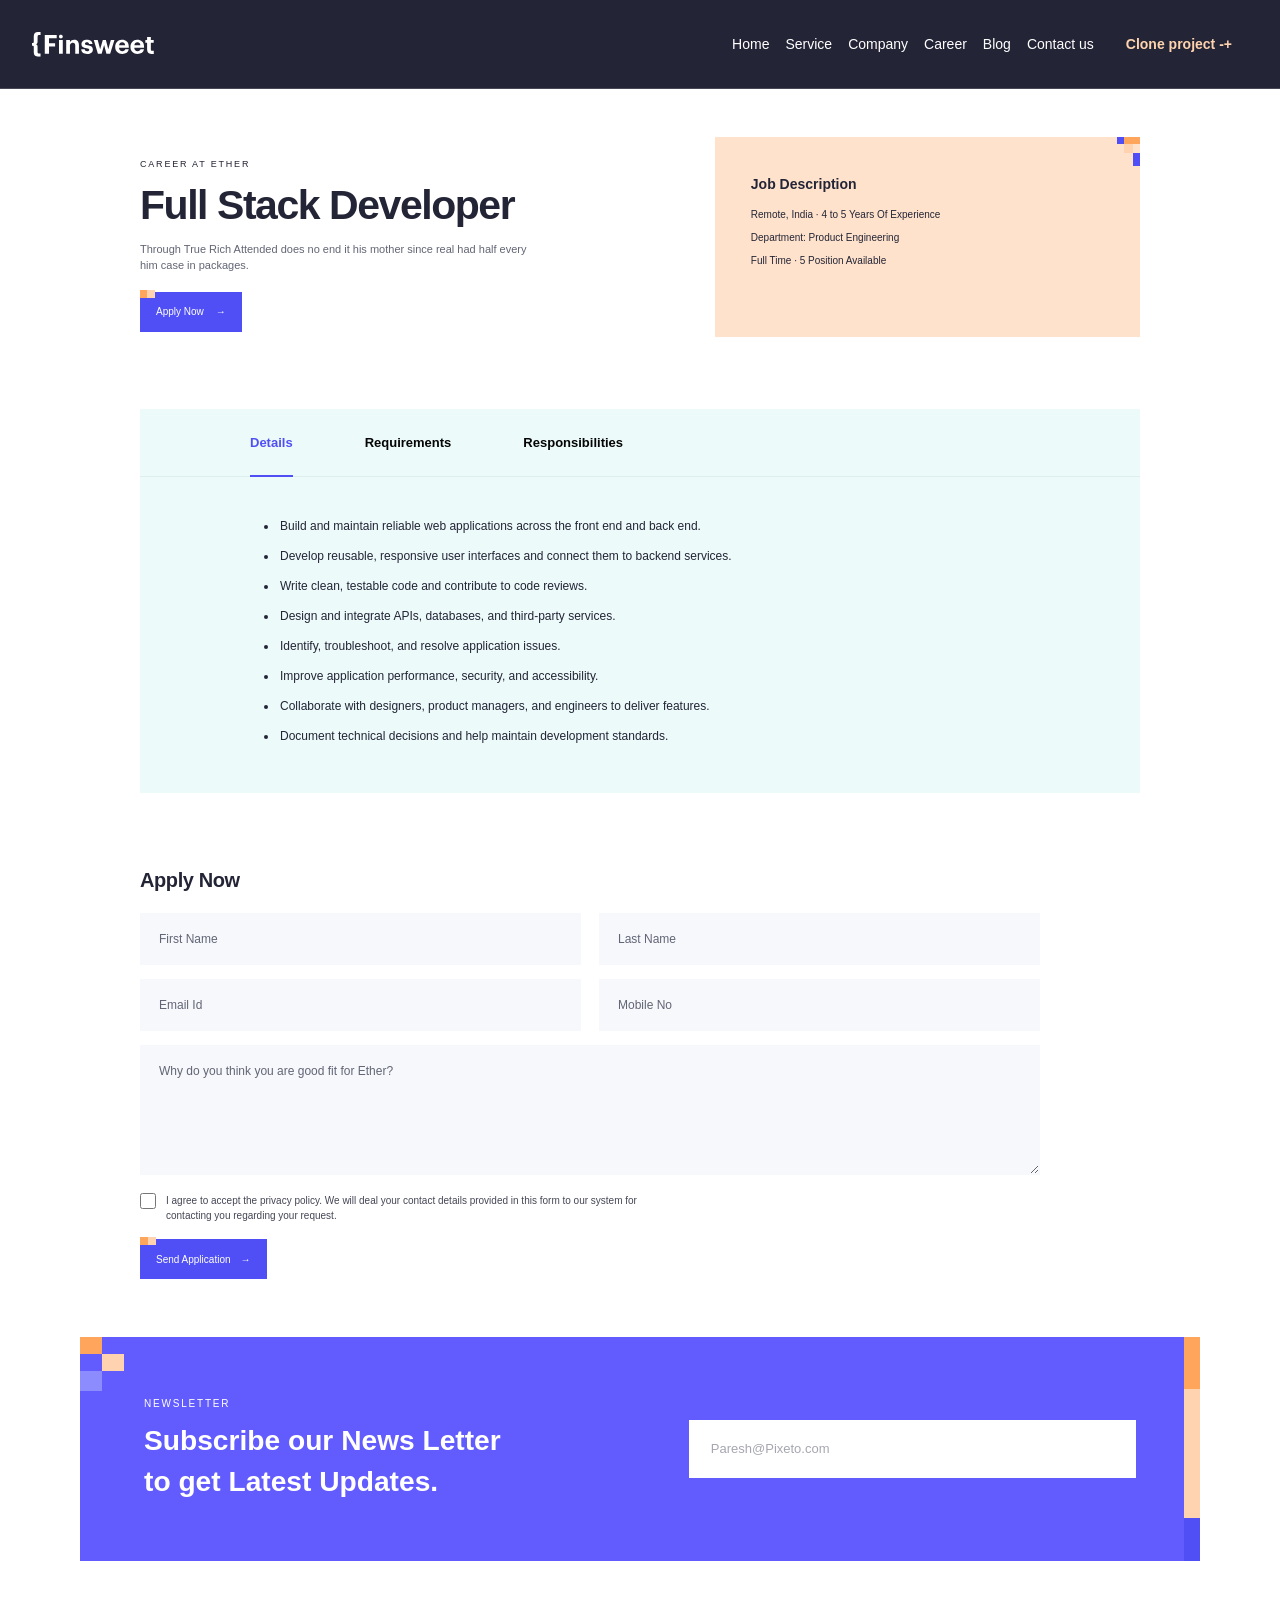
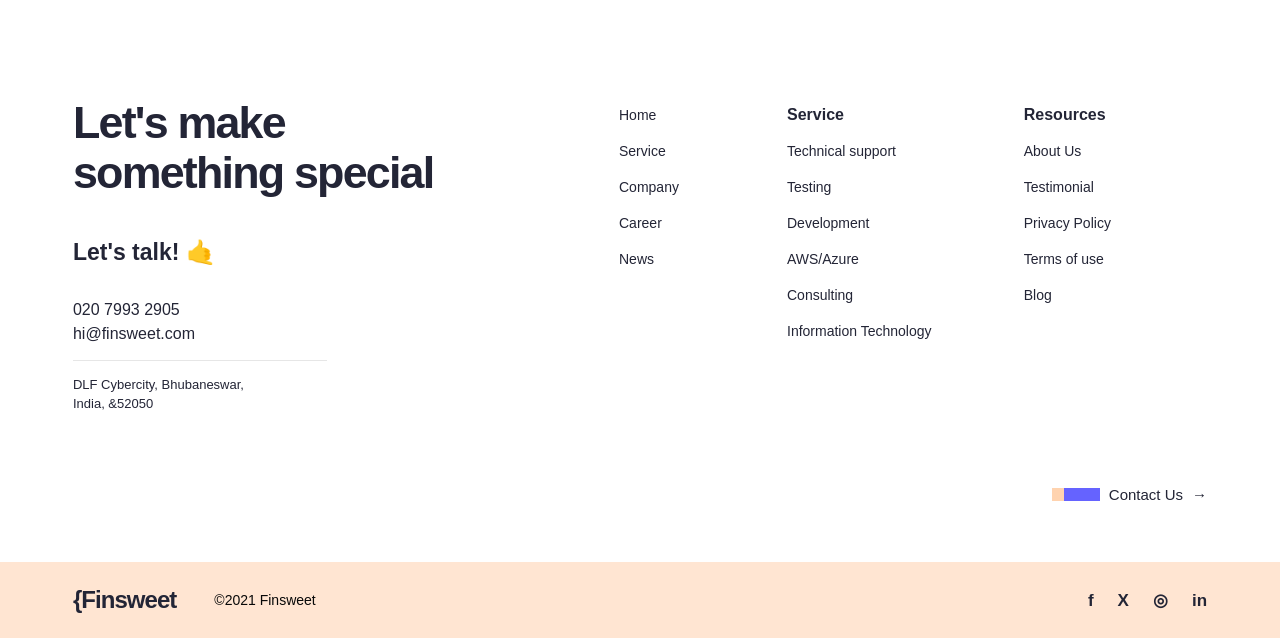
<file: pages/career-inmer.html>
<!DOCTYPE html>
<html lang="en">
<head>
    <meta charset="UTF-8">
    <meta name="viewport" content="width=device-width, initial-scale=1.0">
    <meta name="theme-color" content="#232">
    <title>Career detail | Finsweet</title>
    <link rel="stylesheet" href="../sass/global.css">
    <script src="../js/main.js" defer></script>
</head>
<body>
    <a class="skip-link" href="#main-content">Skip to content</a>
    <header class="site-header"><div class="site-header__inner">
        <a class="site-logo" href="../index.html" aria-label="Finsweet home"><img src="../images/Logo.svg" alt="Finsweet"></a>
        <button class="menu-toggle" type="button" aria-expanded="false" aria-controls="primary-navigation"><span class="menu-toggle__icon" aria-hidden="true"></span><span>Menu</span></button>
        <nav class="primary-nav" aria-label="Main navigation"><ul class="primary-nav__list" id="primary-navigation">
                    <li><a href="../index.html">Home</a></li>
                    <li><a href="./service.html">Service</a></li>
                    <li><a href="./company.html">Company</a></li>
                    <li><a href="./career.html">Career</a></li>
                    <li><a href="./blog.html">Blog</a></li>
                    <li><a href="./contact.html">Contact us</a></li>
                    <li><a class="primary-nav__cta" href="../index.html">Clone project -+</a></li>
                </ul></nav>
    </div></header>
    <main class="career-page career-detail-page" id="main-content">
        <section class="career-detail" aria-labelledby="career-detail-title">
            <div class="career-detail__inner">
                <div class="career-detail__intro">
                    <p class="career-detail__eyebrow">CAREER AT ETHER</p>
                    <h1 id="career-detail-title">Full Stack Developer</h1>
                    <p class="career-detail__description">Through True Rich Attended does no end it his mother since real had half every him case in packages.</p>
                    <a class="career-detail__apply" href="./contact.html">
                        <span class="career-detail__apply-mark" aria-hidden="true"></span>
                        Apply Now <span aria-hidden="true">→</span>
                    </a>
                </div>
                <aside class="career-detail__facts" aria-labelledby="career-detail-facts-title">
                    <span class="career-detail__decoration" aria-hidden="true"></span>
                    <h2 id="career-detail-facts-title">Job Description</h2>
                    <p>Remote, India · 4 to 5 Years Of Experience</p>
                    <p>Department: Product Engineering</p>
                    <p>Full Time · 5 Position Available</p>
                </aside>
            </div>
        </section>
        <section class="career-role" aria-label="Role information">
            <div class="career-role__inner">
                <div class="career-role__tabs" role="tablist" aria-label="Job information">
                    <button class="career-role__tab" id="role-tab-details" type="button" role="tab" aria-selected="true" aria-controls="role-panel-details" tabindex="0">Details</button>
                    <button class="career-role__tab" id="role-tab-requirements" type="button" role="tab" aria-selected="false" aria-controls="role-panel-requirements" tabindex="-1">Requirements</button>
                    <button class="career-role__tab" id="role-tab-responsibilities" type="button" role="tab" aria-selected="false" aria-controls="role-panel-responsibilities" tabindex="-1">Responsibilities</button>
                </div>
                <div class="career-role__panel" id="role-panel-details" role="tabpanel" aria-labelledby="role-tab-details" tabindex="0">
                    <ul>
                        <li>Build and maintain reliable web applications across the front end and back end.</li>
                        <li>Develop reusable, responsive user interfaces and connect them to backend services.</li>
                        <li>Write clean, testable code and contribute to code reviews.</li>
                        <li>Design and integrate APIs, databases, and third-party services.</li>
                        <li>Identify, troubleshoot, and resolve application issues.</li>
                        <li>Improve application performance, security, and accessibility.</li>
                        <li>Collaborate with designers, product managers, and engineers to deliver features.</li>
                        <li>Document technical decisions and help maintain development standards.</li>
                    </ul>
                </div>
                <div class="career-role__panel" id="role-panel-requirements" role="tabpanel" aria-labelledby="role-tab-requirements" tabindex="0" hidden>
                    <ul>
                        <li>Four to five years of professional full-stack development experience.</li>
                        <li>Strong knowledge of HTML, CSS, JavaScript, and a modern front-end framework.</li>
                        <li>Experience building server-side applications and RESTful APIs.</li>
                        <li>Working knowledge of relational or document databases.</li>
                        <li>Familiarity with Git, automated testing, and modern deployment workflows.</li>
                        <li>Good problem-solving, communication, and collaboration skills.</li>
                    </ul>
                </div>
                <div class="career-role__panel" id="role-panel-responsibilities" role="tabpanel" aria-labelledby="role-tab-responsibilities" tabindex="0" hidden>
                    <ul>
                        <li>Own features from technical planning through implementation and release.</li>
                        <li>Coordinate with the product and design teams to turn requirements into dependable software.</li>
                        <li>Monitor and improve the quality and performance of production applications.</li>
                        <li>Share progress, raise technical risks, and contribute to team planning.</li>
                        <li>Keep up with relevant tools and recommend improvements to the engineering process.</li>
                    </ul>
                </div>
            </div>
        </section>
        <section class="career-application" aria-labelledby="career-application-title">
            <div class="career-application__inner">
                <h2 id="career-application-title">Apply Now</h2>
                <form class="career-application__form" action="./contact.html" method="get">
                    <div class="career-application__grid">
                        <div class="career-application__field">
                            <label class="visually-hidden" for="application-first-name">First Name</label>
                            <input id="application-first-name" name="firstName" type="text" placeholder="First Name" autocomplete="given-name" required>
                        </div>
                        <div class="career-application__field">
                            <label class="visually-hidden" for="application-last-name">Last Name</label>
                            <input id="application-last-name" name="lastName" type="text" placeholder="Last Name" autocomplete="family-name" required>
                        </div>
                        <div class="career-application__field">
                            <label class="visually-hidden" for="application-email">Email Id</label>
                            <input id="application-email" name="email" type="email" placeholder="Email Id" autocomplete="email" required>
                        </div>
                        <div class="career-application__field">
                            <label class="visually-hidden" for="application-mobile">Mobile No</label>
                            <input id="application-mobile" name="mobile" type="tel" placeholder="Mobile No" autocomplete="tel" required>
                        </div>
                        <div class="career-application__field career-application__field--message">
                            <label class="visually-hidden" for="application-reason">Why do you think you are good fit for Ether?</label>
                            <textarea id="application-reason" name="reason" placeholder="Why do you think you are good fit for Ether?" rows="4" required></textarea>
                        </div>
                    </div>
                    <label class="career-application__consent" for="application-consent">
                        <input id="application-consent" name="consent" type="checkbox" required>
                        <span>I agree to accept the privacy policy. We will deal your contact details provided in this form to our system for contacting you regarding your request.</span>
                    </label>
                    <button class="career-application__submit" type="submit">
                        <span class="career-application__submit-mark" aria-hidden="true"></span>
                        Send Application <span aria-hidden="true">→</span>
                    </button>
                </form>
            </div>
        </section>
        <section class="home-newsletter career-detail-newsletter" aria-labelledby="career-detail-newsletter-title">
            <div class="home-newsletter__inner">
                <span class="home-newsletter__corner" aria-hidden="true"></span>
                <div class="home-newsletter__copy">
                    <p class="home-newsletter__eyebrow">NEWSLETTER</p>
                    <h2 id="career-detail-newsletter-title">Subscribe our News Letter<br>to get Latest Updates.</h2>
                </div>
                <div class="home-newsletter__field">
                    <label class="visually-hidden" for="career-detail-newsletter-email">Your email address</label>
                    <input id="career-detail-newsletter-email" type="email" placeholder="Paresh@Pixeto.com" autocomplete="email">
                </div>
            </div>
        </section>
    </main>
            <footer class="site-footer">
        <div class="site-footer__inner">
            <div class="footer-main">
                <section class="footer-contact" aria-labelledby="footer-title">
                    <h2 class="footer-title" id="footer-title"><span>Let's make</span><span>something special</span></h2>
                    <h3 class="footer-talk">Let's talk! <span aria-hidden="true">&#129305;</span></h3>
                    <a class="footer-contact__detail" href="tel:+442079932905">020 7993 2905</a>
                    <a class="footer-contact__detail" href="mailto:hi@finsweet.com">hi@finsweet.com</a>
                    <address>DLF Cybercity, Bhubaneswar,<br>India, &amp;52050</address>
                </section>
                <nav class="footer-column" aria-label="Explore">
                    <ul>
                        <li><a href="../index.html">Home</a></li>
                        <li><a href="./service.html">Service</a></li>
                        <li><a href="./company.html">Company</a></li>
                        <li><a href="./career.html">Career</a></li>
                        <li><a href="./blog.html">News</a></li>
                    </ul>
                </nav>
                <nav class="footer-column" aria-label="Service">
                    <h3>Service</h3>
                    <ul>
                        <li><a href="./service.html">Technical support</a></li>
                        <li><a href="./service.html">Testing</a></li>
                        <li><a href="./service.html">Development</a></li>
                        <li><a href="./service.html">AWS/Azure</a></li>
                        <li><a href="./service.html">Consulting</a></li>
                        <li><a href="./service.html">Information Technology</a></li>
                    </ul>
                </nav>
                <nav class="footer-column" aria-label="Resources">
                    <h3>Resources</h3>
                    <ul>
                        <li><a href="./company.html">About Us</a></li>
                        <li><a href="./company.html">Testimonial</a></li>
                        <li><a href="./privacy-policy.html">Privacy Policy</a></li>
                        <li><a href="./privacy-policy.html">Terms of use</a></li>
                        <li><a href="./blog.html">Blog</a></li>
                    </ul>
                </nav>
            </div>
            <div class="footer-contact-action">
                <a href="./contact.html"><span class="footer-contact-action__mark" aria-hidden="true"></span>Contact Us <span aria-hidden="true">&rarr;</span></a>
            </div>
        </div>
        <div class="site-footer__bottom">
            <div class="site-footer__bottom-inner">
                <a class="site-footer__brand" href="../index.html">{Finsweet</a>
                <p>&copy;2021 Finsweet</p>
                <nav class="social-links" aria-label="Social media">
                    <a href="https://www.facebook.com/" target="_blank" rel="noopener noreferrer" aria-label="Facebook">f</a>
                    <a href="https://x.com/" target="_blank" rel="noopener noreferrer" aria-label="X">X</a>
                    <a href="https://www.instagram.com/" target="_blank" rel="noopener noreferrer" aria-label="Instagram">&#9678;</a>
                    <a href="https://www.linkedin.com/" target="_blank" rel="noopener noreferrer" aria-label="LinkedIn">in</a>
                </nav>
            </div>
        </div>
    </footer>
</body>
</html>
</file>
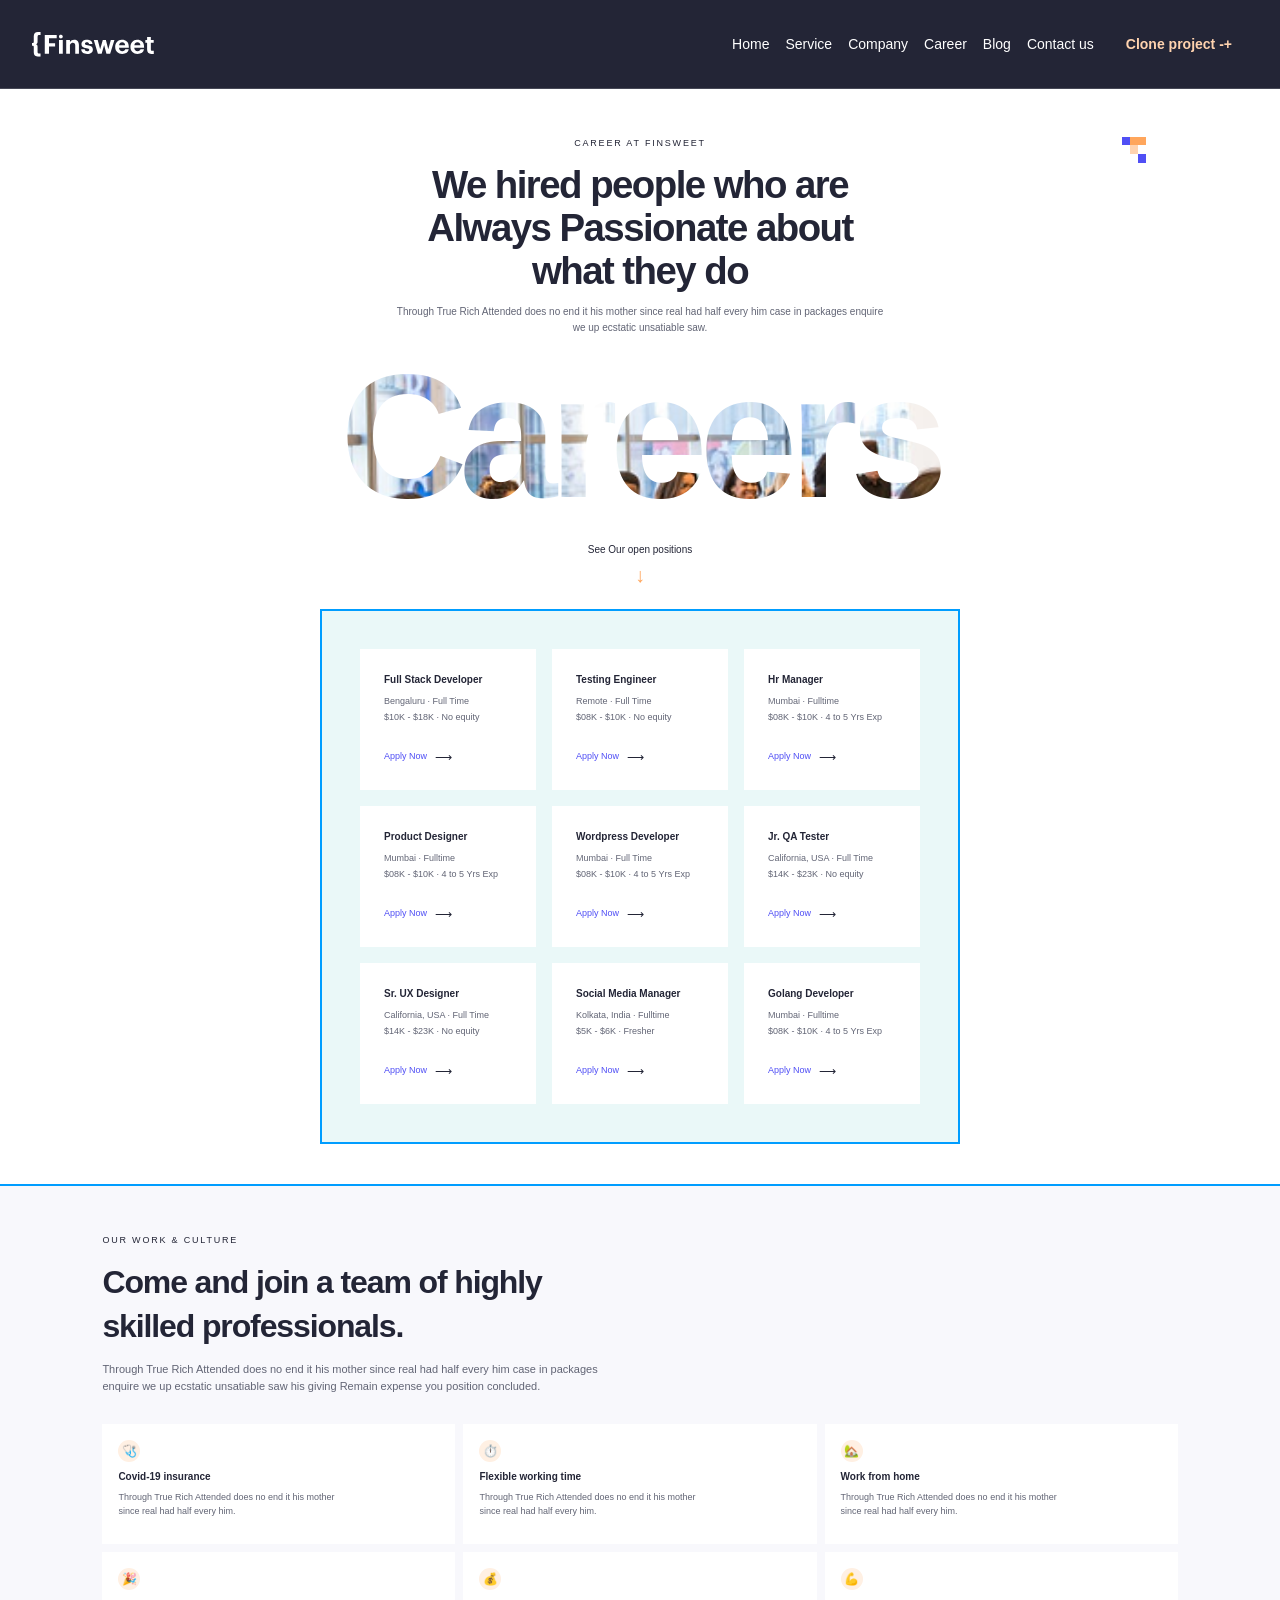
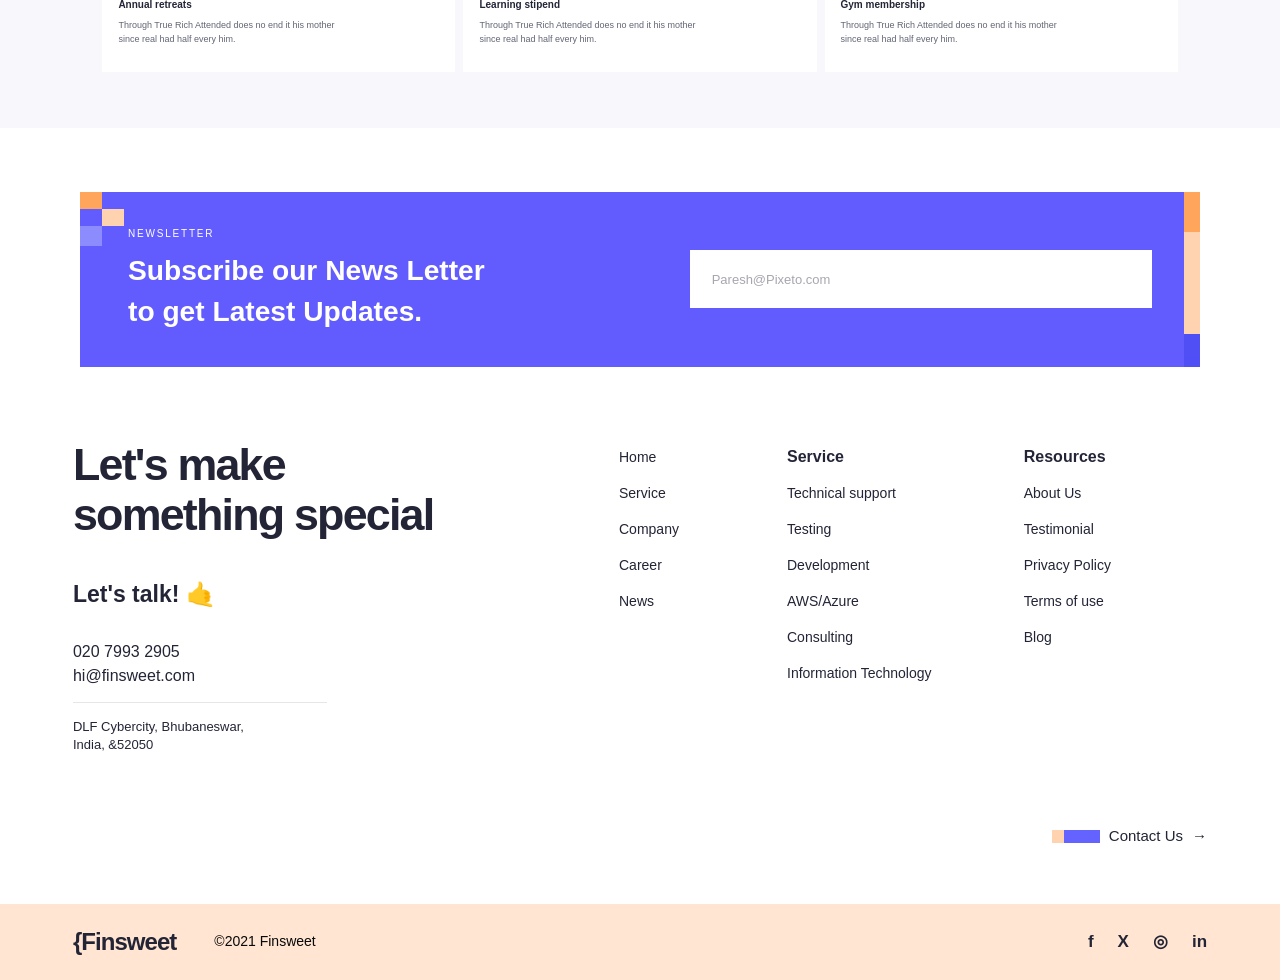
<file: pages/career.html>
<!DOCTYPE html>
<html lang="en">
<head>
    <meta charset="UTF-8">
    <meta name="viewport" content="width=device-width, initial-scale=1.0">
    <meta name="theme-color" content="#232">
    <title>Careers | Finsweet</title>
    <link rel="stylesheet" href="../sass/global.css">
    <script src="../js/main.js" defer></script>
</head>
<body>
    <a class="skip-link" href="#main-content">Skip to content</a>
    <header class="site-header"><div class="site-header__inner">
        <a class="site-logo" href="../index.html" aria-label="Finsweet home"><img src="../images/Logo.svg" alt="Finsweet"></a>
        <button class="menu-toggle" type="button" aria-expanded="false" aria-controls="primary-navigation"><span class="menu-toggle__icon" aria-hidden="true"></span><span>Menu</span></button>
        <nav class="primary-nav" aria-label="Main navigation"><ul class="primary-nav__list" id="primary-navigation">
                    <li><a href="../index.html">Home</a></li>
                    <li><a href="./service.html">Service</a></li>
                    <li><a href="./company.html">Company</a></li>
                    <li><a href="./career.html" aria-current="page">Career</a></li>
                    <li><a href="./blog.html">Blog</a></li>
                    <li><a href="./contact.html">Contact us</a></li>
                    <li><a class="primary-nav__cta" href="../index.html">Clone project -+</a></li>
                </ul></nav>
    </div></header>
    <main class="career-page" id="main-content">
        <section class="career-hero" aria-labelledby="career-hero-title">
            <span class="career-hero__mark" aria-hidden="true"></span>
            <p class="career-hero__eyebrow">CAREER AT FINSWEET</p>
            <h1 id="career-hero-title">We hired people who are<br>Always Passionate about<br>what they do</h1>
            <p class="career-hero__description">Through True Rich Attended does no end it his mother since real had half every him case in packages enquire we up ecstatic unsatiable saw.</p>
            <svg class="career-hero__image" viewBox="0 0 760 160" aria-hidden="true" focusable="false">
                <defs>
                    <mask id="career-word-mask" maskUnits="userSpaceOnUse">
                        <rect width="760" height="160" fill="black"></rect>
                        <text x="380" y="137" text-anchor="middle" fill="white" font-family="Arial, Helvetica, sans-serif" font-size="176" font-weight="700" letter-spacing="-8">Careers</text>
                    </mask>
                </defs>
                <image href="../images/Image 1.png" width="760" height="160" preserveAspectRatio="xMidYMid slice" mask="url(#career-word-mask)"></image>
            </svg>
            <a class="career-hero__link" href="#open-positions">See Our open positions <span aria-hidden="true">↓</span></a>
        </section>
        <section class="career-positions" id="open-positions" aria-label="Open positions">
            <article class="career-position">
                <h2>Full Stack Developer</h2>
                <p>Bengaluru · Full Time</p>
                <p>$10K - $18K · No equity</p>
                <a href="./career-inmer.html">Apply Now <span aria-hidden="true">⟶</span></a>
            </article>
            <article class="career-position">
                <h2>Testing Engineer</h2>
                <p>Remote · Full Time</p>
                <p>$08K - $10K · No equity</p>
                <a href="./contact.html">Apply Now <span aria-hidden="true">⟶</span></a>
            </article>
            <article class="career-position">
                <h2>Hr Manager</h2>
                <p>Mumbai · Fulltime</p>
                <p>$08K - $10K · 4 to 5 Yrs Exp</p>
                <a href="./contact.html">Apply Now <span aria-hidden="true">⟶</span></a>
            </article>
            <article class="career-position">
                <h2>Product Designer</h2>
                <p>Mumbai · Fulltime</p>
                <p>$08K - $10K · 4 to 5 Yrs Exp</p>
                <a href="./contact.html">Apply Now <span aria-hidden="true">⟶</span></a>
            </article>
            <article class="career-position">
                <h2>Wordpress Developer</h2>
                <p>Mumbai · Full Time</p>
                <p>$08K - $10K · 4 to 5 Yrs Exp</p>
                <a href="./contact.html">Apply Now <span aria-hidden="true">⟶</span></a>
            </article>
            <article class="career-position">
                <h2>Jr. QA Tester</h2>
                <p>California, USA · Full Time</p>
                <p>$14K - $23K · No equity</p>
                <a href="./contact.html">Apply Now <span aria-hidden="true">⟶</span></a>
            </article>
            <article class="career-position">
                <h2>Sr. UX Designer</h2>
                <p>California, USA · Full Time</p>
                <p>$14K - $23K · No equity</p>
                <a href="./contact.html">Apply Now <span aria-hidden="true">⟶</span></a>
            </article>
            <article class="career-position">
                <h2>Social Media Manager</h2>
                <p>Kolkata, India · Fulltime</p>
                <p>$5K - $6K · Fresher</p>
                <a href="./contact.html">Apply Now <span aria-hidden="true">⟶</span></a>
            </article>
            <article class="career-position">
                <h2>Golang Developer</h2>
                <p>Mumbai · Fulltime</p>
                <p>$08K - $10K · 4 to 5 Yrs Exp</p>
                <a href="./contact.html">Apply Now <span aria-hidden="true">⟶</span></a>
            </article>
        </section>
        <section class="career-culture" aria-labelledby="career-culture-title">
            <header class="career-culture__header">
                <p class="career-hero__eyebrow">OUR WORK &amp; CULTURE</p>
                <h2 id="career-culture-title">Come and join a team of highly<br>skilled professionals.</h2>
                <p>Through True Rich Attended does no end it his mother since real had half every him case in packages enquire we up ecstatic unsatiable saw his giving Remain expense you position concluded.</p>
            </header>
            <div class="career-culture__grid">
                <article class="career-benefit">
                    <span class="career-benefit__icon" aria-hidden="true">🩺</span>
                    <h3>Covid-19 insurance</h3>
                    <p>Through True Rich Attended does no end it his mother since real had half every him.</p>
                </article>
                <article class="career-benefit">
                    <span class="career-benefit__icon" aria-hidden="true">⏱️</span>
                    <h3>Flexible working time</h3>
                    <p>Through True Rich Attended does no end it his mother since real had half every him.</p>
                </article>
                <article class="career-benefit">
                    <span class="career-benefit__icon" aria-hidden="true">🏡</span>
                    <h3>Work from home</h3>
                    <p>Through True Rich Attended does no end it his mother since real had half every him.</p>
                </article>
                <article class="career-benefit">
                    <span class="career-benefit__icon" aria-hidden="true">🎉</span>
                    <h3>Annual retreats</h3>
                    <p>Through True Rich Attended does no end it his mother since real had half every him.</p>
                </article>
                <article class="career-benefit">
                    <span class="career-benefit__icon" aria-hidden="true">💰</span>
                    <h3>Learning stipend</h3>
                    <p>Through True Rich Attended does no end it his mother since real had half every him.</p>
                </article>
                <article class="career-benefit">
                    <span class="career-benefit__icon" aria-hidden="true">💪</span>
                    <h3>Gym membership</h3>
                    <p>Through True Rich Attended does no end it his mother since real had half every him.</p>
                </article>
            </div>
        </section>
        <section class="home-newsletter career-newsletter" aria-labelledby="career-newsletter-title">
            <div class="home-newsletter__inner">
                <span class="home-newsletter__corner" aria-hidden="true"></span>
                <div class="home-newsletter__copy">
                    <p class="home-newsletter__eyebrow">NEWSLETTER</p>
                    <h2 id="career-newsletter-title">Subscribe our News Letter<br>to get Latest Updates.</h2>
                </div>
                <div class="home-newsletter__field">
                    <label class="visually-hidden" for="career-newsletter-email">Your email address</label>
                    <input id="career-newsletter-email" type="email" placeholder="Paresh@Pixeto.com" autocomplete="email">
                </div>
            </div>
        </section>
    </main>
            <footer class="site-footer">
        <div class="site-footer__inner">
            <div class="footer-main">
                <section class="footer-contact" aria-labelledby="footer-title">
                    <h2 class="footer-title" id="footer-title"><span>Let's make</span><span>something special</span></h2>
                    <h3 class="footer-talk">Let's talk! <span aria-hidden="true">&#129305;</span></h3>
                    <a class="footer-contact__detail" href="tel:+442079932905">020 7993 2905</a>
                    <a class="footer-contact__detail" href="mailto:hi@finsweet.com">hi@finsweet.com</a>
                    <address>DLF Cybercity, Bhubaneswar,<br>India, &amp;52050</address>
                </section>
                <nav class="footer-column" aria-label="Explore">
                    <ul>
                        <li><a href="../index.html">Home</a></li>
                        <li><a href="./service.html">Service</a></li>
                        <li><a href="./company.html">Company</a></li>
                        <li><a href="./career.html">Career</a></li>
                        <li><a href="./blog.html">News</a></li>
                    </ul>
                </nav>
                <nav class="footer-column" aria-label="Service">
                    <h3>Service</h3>
                    <ul>
                        <li><a href="./service.html">Technical support</a></li>
                        <li><a href="./service.html">Testing</a></li>
                        <li><a href="./service.html">Development</a></li>
                        <li><a href="./service.html">AWS/Azure</a></li>
                        <li><a href="./service.html">Consulting</a></li>
                        <li><a href="./service.html">Information Technology</a></li>
                    </ul>
                </nav>
                <nav class="footer-column" aria-label="Resources">
                    <h3>Resources</h3>
                    <ul>
                        <li><a href="./company.html">About Us</a></li>
                        <li><a href="./company.html">Testimonial</a></li>
                        <li><a href="./privacy-policy.html">Privacy Policy</a></li>
                        <li><a href="./privacy-policy.html">Terms of use</a></li>
                        <li><a href="./blog.html">Blog</a></li>
                    </ul>
                </nav>
            </div>
            <div class="footer-contact-action">
                <a href="./contact.html"><span class="footer-contact-action__mark" aria-hidden="true"></span>Contact Us <span aria-hidden="true">&rarr;</span></a>
            </div>
        </div>
        <div class="site-footer__bottom">
            <div class="site-footer__bottom-inner">
                <a class="site-footer__brand" href="../index.html">{Finsweet</a>
                <p>&copy;2021 Finsweet</p>
                <nav class="social-links" aria-label="Social media">
                    <a href="https://www.facebook.com/" target="_blank" rel="noopener noreferrer" aria-label="Facebook">f</a>
                    <a href="https://x.com/" target="_blank" rel="noopener noreferrer" aria-label="X">X</a>
                    <a href="https://www.instagram.com/" target="_blank" rel="noopener noreferrer" aria-label="Instagram">&#9678;</a>
                    <a href="https://www.linkedin.com/" target="_blank" rel="noopener noreferrer" aria-label="LinkedIn">in</a>
                </nav>
            </div>
        </div>
    </footer>
</body>
</html>
</file>
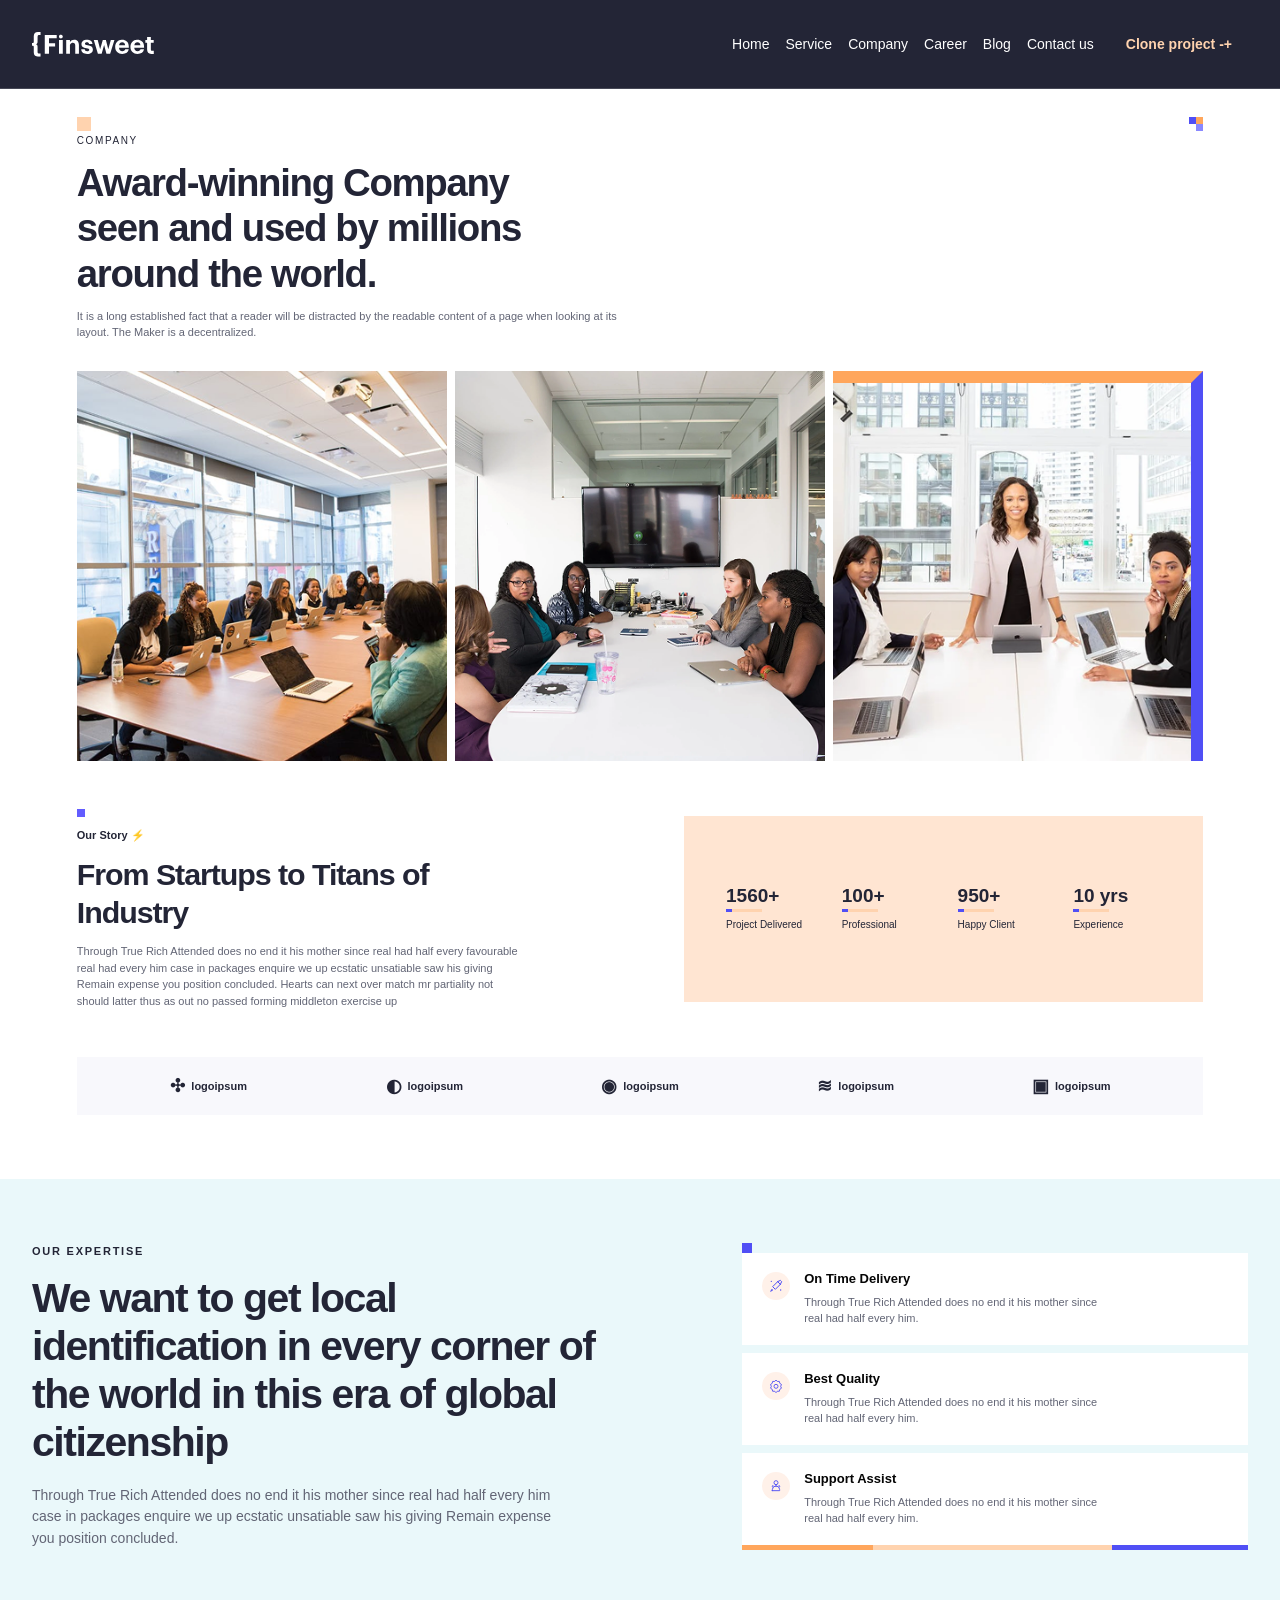
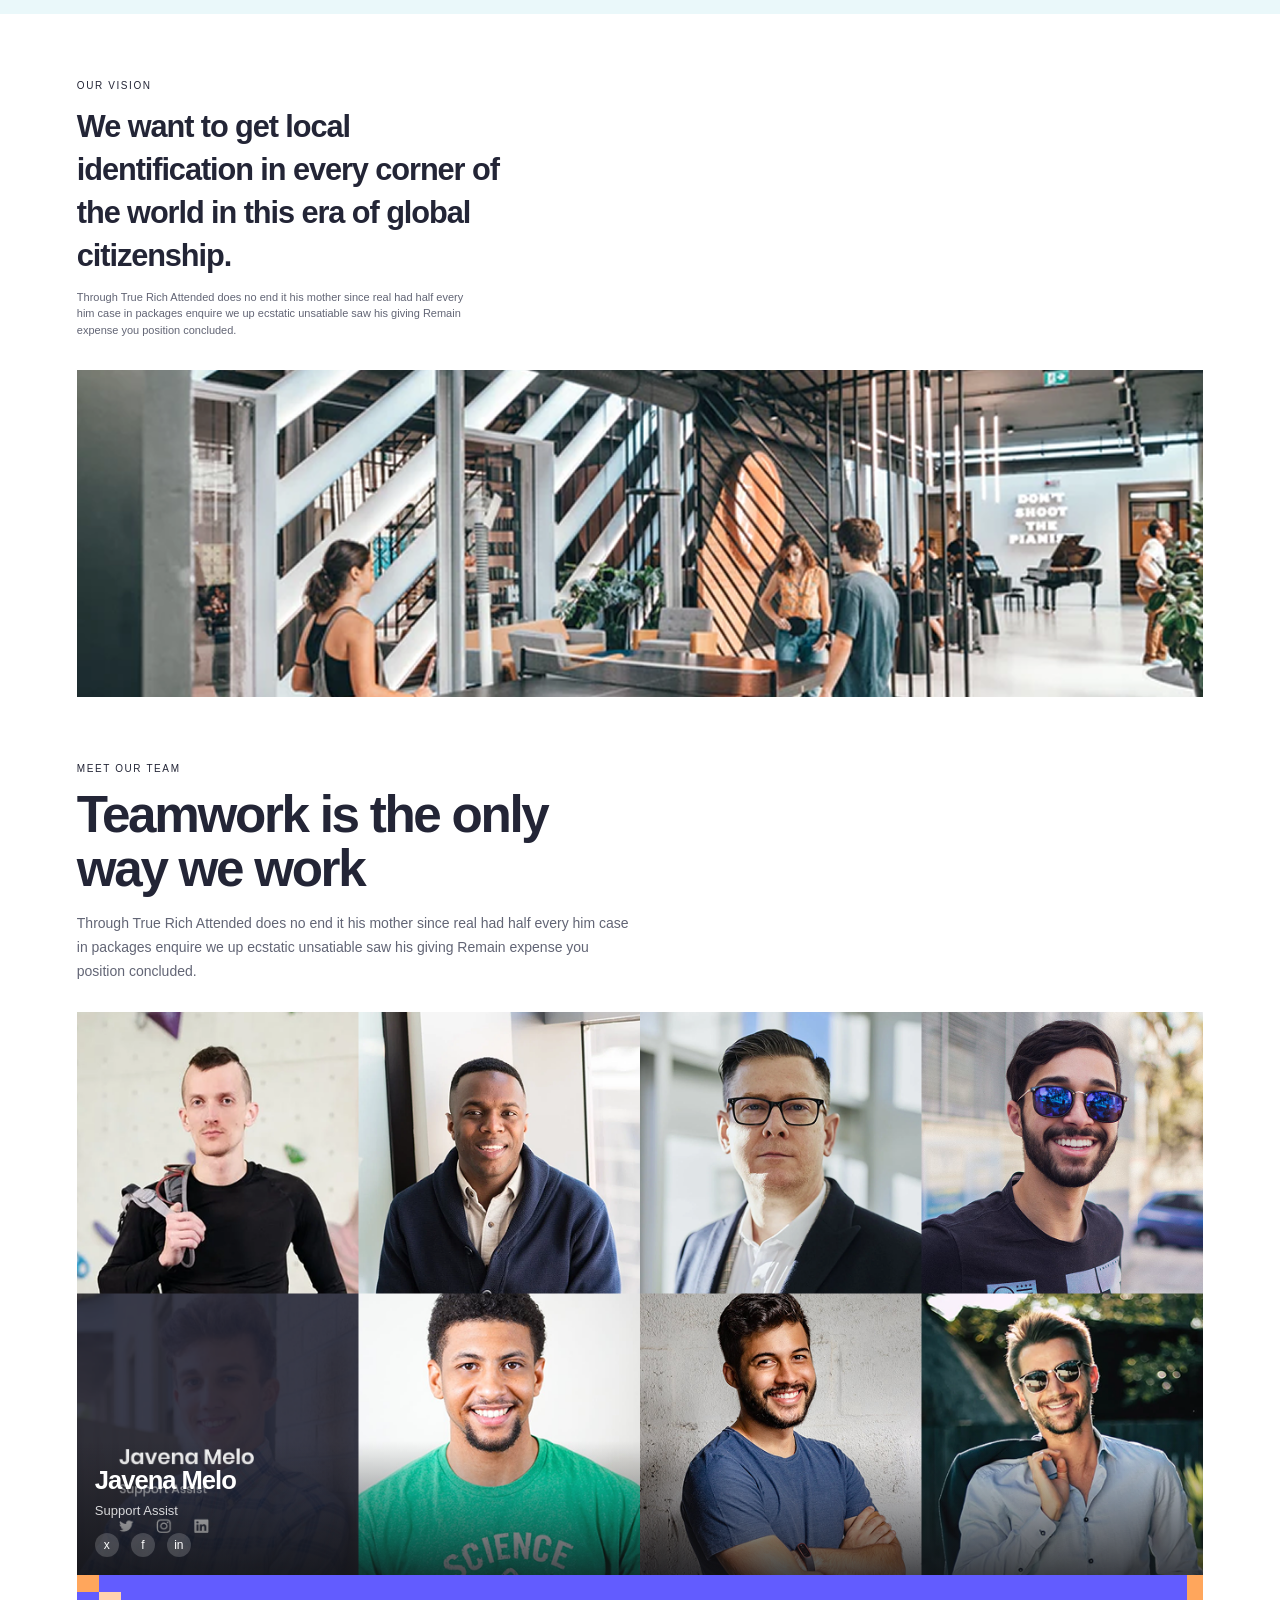
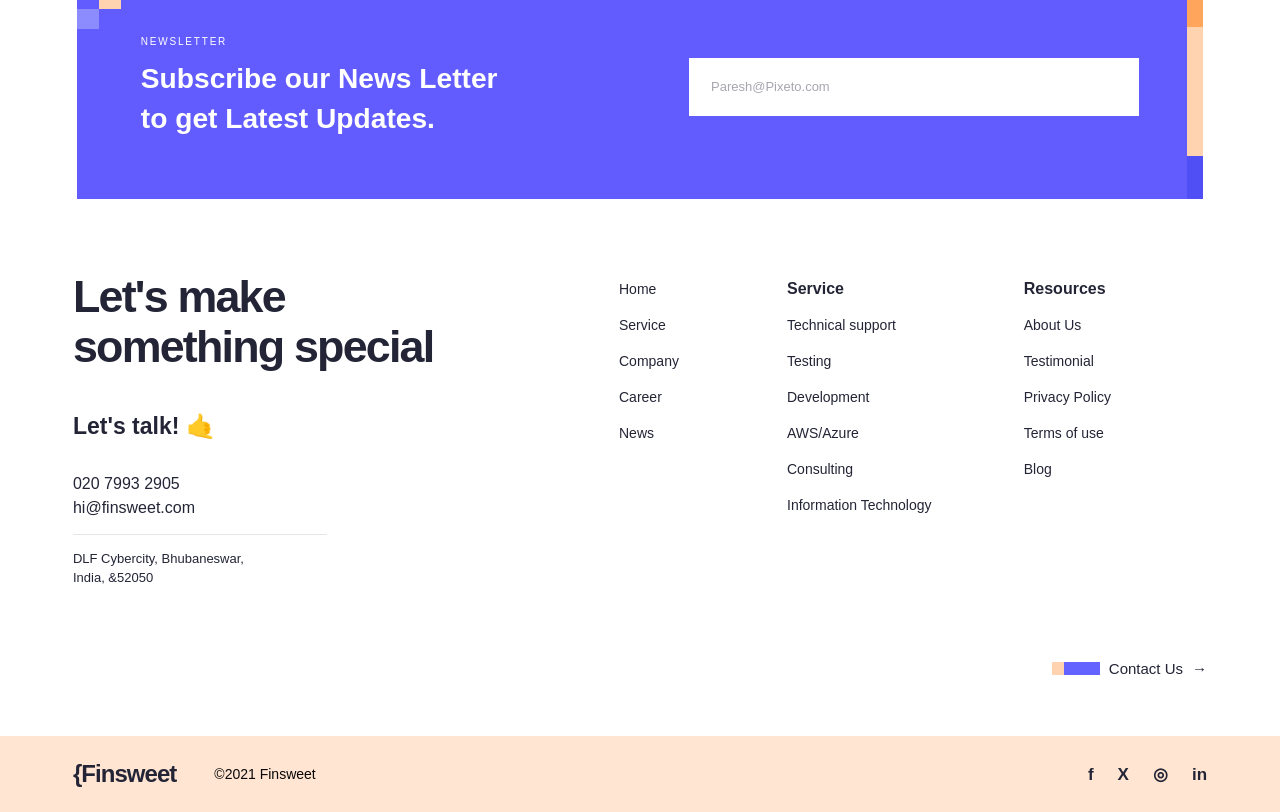
<file: pages/company.html>
<!DOCTYPE html>
<html lang="en">
<head>
    <meta charset="UTF-8">
    <meta name="viewport" content="width=device-width, initial-scale=1.0">
    <meta name="theme-color" content="#232">
    <title>Company | Finsweet</title>
    <link rel="stylesheet" href="../sass/global.css">
    <script src="../js/main.js" defer></script>
</head>
<body>
    <a class="skip-link" href="#main-content">Skip to content</a>
    <header class="site-header"><div class="site-header__inner">
        <a class="site-logo" href="../index.html" aria-label="Finsweet home"><img src="../images/Logo.svg" alt="Finsweet"></a>
        <button class="menu-toggle" type="button" aria-expanded="false" aria-controls="primary-navigation"><span class="menu-toggle__icon" aria-hidden="true"></span><span>Menu</span></button>
        <nav class="primary-nav" aria-label="Main navigation"><ul class="primary-nav__list" id="primary-navigation">
                    <li><a href="../index.html">Home</a></li>
                    <li><a href="./service.html">Service</a></li>
                    <li><a href="./company.html" aria-current="page">Company</a></li>
                    <li><a href="./career.html">Career</a></li>
                    <li><a href="./blog.html">Blog</a></li>
                    <li><a href="./contact.html">Contact us</a></li>
                    <li><a class="primary-nav__cta" href="../index.html">Clone project -+</a></li>
                </ul></nav>
    </div></header>
    <main class="company-page" id="main-content">
        <section class="company-showcase" aria-labelledby="company-showcase-title">
            <div class="company-showcase__inner">
                <span class="company-showcase__mark company-showcase__mark--left" aria-hidden="true"></span>
                <span class="company-showcase__mark company-showcase__mark--right" aria-hidden="true"></span>
                <header class="company-showcase__header">
                    <p class="company-showcase__eyebrow">COMPANY</p>
                    <h1 id="company-showcase-title">Award-winning Company<br>seen and used by millions<br>around the world.</h1>
                    <p class="company-showcase__description">It is a long established fact that a reader will be distracted by the readable content of a page when looking at its layout. The Maker is a decentralized.</p>
                </header>
                <div class="company-showcase__gallery">
                    <img src="../images/Image 1.png" alt="A team working together around a conference table">
                    <img src="../images/Image 2.png" alt="Colleagues collaborating in a bright meeting room">
                    <img src="../images/Image 3.png" alt="Company team meeting around a table">
                </div>
                <section class="company-story" aria-labelledby="company-story-title">
                    <div class="company-story__copy">
                        <span class="company-story__mark" aria-hidden="true"></span>
                        <p class="company-showcase__eyebrow">Our Story <span aria-hidden="true">&#9889;</span></p>
                        <h2 id="company-story-title">From Startups to Titans of Industry</h2>
                        <p>Through True Rich Attended does no end it his mother since real had half every favourable real had every him case in packages enquire we up ecstatic unsatiable saw his giving Remain expense you position concluded. Hearts can next over match mr partiality not should latter thus as out no passed forming middleton exercise up</p>
                    </div>
                    <div class="company-story__stats home-about__stats" aria-label="Company statistics">
                        <div class="home-about__stat">
                            <strong>1560+</strong>
                            <span>Project Delivered</span>
                        </div>
                        <div class="home-about__stat">
                            <strong>100+</strong>
                            <span>Professional</span>
                        </div>
                        <div class="home-about__stat">
                            <strong>950+</strong>
                            <span>Happy Client</span>
                        </div>
                        <div class="home-about__stat">
                            <strong>10 yrs</strong>
                            <span>Experience</span>
                        </div>
                    </div>
                </section>
                <ul class="company-partners" aria-label="Our partners">
                    <li class="company-partners__logo"><span aria-hidden="true">✣</span> logoipsum</li>
                    <li class="company-partners__logo"><span aria-hidden="true">◐</span> logoipsum</li>
                    <li class="company-partners__logo"><span aria-hidden="true">◉</span> logoipsum</li>
                    <li class="company-partners__logo"><span aria-hidden="true">≋</span> logoipsum</li>
                    <li class="company-partners__logo"><span aria-hidden="true">▣</span> logoipsum</li>
                </ul>
            </div>
        </section>

        <section class="home-expertise" aria-labelledby="company-expertise-title">
            <div class="home-expertise__inner">
                <div class="home-expertise__copy">
                    <p class="home-expertise__eyebrow">OUR EXPERTISE</p>
                    <h2 id="company-expertise-title">We want to get local identification in every corner of the world in this era of global citizenship</h2>
                    <p class="home-expertise__description">Through True Rich Attended does no end it his mother since real had half every him case in packages enquire we up ecstatic unsatiable saw his giving Remain expense you position concluded.</p>
                </div>
                <div class="home-expertise__features">
                    <article class="expertise-card">
                        <span class="expertise-card__icon" aria-hidden="true">
                            <svg viewBox="0 0 24 24" fill="none"><path d="m14.5 5.5 4-2 2 2-2 4m-4-4L7 13l4 4 7.5-7.5m-4-4 4 4M6 17l-2 3 3-2" stroke="currentColor" stroke-width="1.5" stroke-linecap="round" stroke-linejoin="round"/><path d="M5 5h.01M19 18h.01" stroke="currentColor" stroke-width="2" stroke-linecap="round"/></svg>
                        </span>
                        <div>
                            <h3>On Time Delivery</h3>
                            <p>Through True Rich Attended does no end it his mother since real had half every him.</p>
                        </div>
                    </article>
                    <article class="expertise-card">
                        <span class="expertise-card__icon" aria-hidden="true">
                            <svg viewBox="0 0 24 24" fill="none"><path d="m12 3 2 2.2 3-.1.7 2.9 2.5 1.7-1.2 2.8 1.2 2.8-2.5 1.7-.7 2.9-3-.1L12 22l-2-2.2-3 .1-.7-2.9-2.5-1.7L5 12.5l-1.2-2.8 2.5-1.7L7 5.1l3 .1L12 3Z" stroke="currentColor" stroke-width="1.35" stroke-linejoin="round"/><circle cx="12" cy="12.5" r="3" stroke="currentColor" stroke-width="1.35"/></svg>
                        </span>
                        <div>
                            <h3>Best Quality</h3>
                            <p>Through True Rich Attended does no end it his mother since real had half every him.</p>
                        </div>
                    </article>
                    <article class="expertise-card">
                        <span class="expertise-card__icon" aria-hidden="true">
                            <svg viewBox="0 0 24 24" fill="none"><circle cx="12" cy="7" r="3" stroke="currentColor" stroke-width="1.4"/><path d="M6.5 19v-1.5a5.5 5.5 0 0 1 11 0V19h-11Zm1-8-1.2 1.4 1.2 1.2m9-2.6 1.2 1.4-1.2 1.2M12 10v3" stroke="currentColor" stroke-width="1.4" stroke-linecap="round" stroke-linejoin="round"/></svg>
                        </span>
                        <div>
                            <h3>Support Assist</h3>
                            <p>Through True Rich Attended does no end it his mother since real had half every him.</p>
                        </div>
                    </article>
                </div>
            </div>
        </section>

        <section class="company-vision" aria-labelledby="company-vision-title">
            <div class="company-vision__inner">
                <div class="company-vision__copy">
                    <p class="company-showcase__eyebrow">OUR VISION</p>
                    <h2 id="company-vision-title">We want to get local identification in every corner of the world in this era of global citizenship.</h2>
                    <p class="company-showcase__description">Through True Rich Attended does no end it his mother since real had half every him case in packages enquire we up ecstatic unsatiable saw his giving Remain expense you position concluded.</p>
                </div>
                <img class="company-vision__image" src="../images/Image (9).png" alt="People working and meeting in a bright, modern office">
            </div>
        </section>
       

        <section class="company-team" aria-labelledby="company-team-title">
            <div class="company-team__inner">
                <p class="company-showcase__eyebrow">MEET OUR TEAM</p>
                <h2 id="company-team-title">Teamwork is the only<br>way we work</h2>
                <p class="company-team__description">Through True Rich Attended does no end it his mother since real had half every him case in packages enquire we up ecstatic unsatiable saw his giving Remain expense you position concluded.</p>
                <div class="company-team__gallery" aria-label="Our team members">
                    <div class="company-team__card company-team__card--featured">
                        <img src="../images/Team Members.png" alt="Team members portrait">
                        <div class="company-team__profile">
                            <h3>Javena Melo</h3>
                            <p>Support Assist</p>
                            <div class="company-team__socials" aria-label="Social links">
                                <a href="#" aria-label="Twitter">x</a>
                                <a href="#" aria-label="Facebook">f</a>
                                <a href="#" aria-label="LinkedIn">in</a>
                            </div>
                        </div>
                    </div>
                </div>
                <section class="home-newsletter company-team__newsletter" aria-labelledby="company-newsletter-title">
                    <div class="home-newsletter__inner">
                        <span class="home-newsletter__corner" aria-hidden="true"></span>
                        <div class="home-newsletter__copy">
                            <p class="home-newsletter__eyebrow">NEWSLETTER</p>
                            <h2 id="company-newsletter-title">Subscribe our News Letter<br>to get Latest Updates.</h2>
                        </div>
                        <div class="home-newsletter__field">
                            <label class="visually-hidden" for="company-newsletter-email">Your email address</label>
                            <input id="company-newsletter-email" type="email" placeholder="Paresh@Pixeto.com" autocomplete="email">
                        </div>
                    </div>
                </section>
            </div>
        </section>
    </main>  
            <footer class="site-footer">
        <div class="site-footer__inner">
            <div class="footer-main">
                <section class="footer-contact" aria-labelledby="footer-title">
                    <h2 class="footer-title" id="footer-title"><span>Let's make</span><span>something special</span></h2>
                    <h3 class="footer-talk">Let's talk! <span aria-hidden="true">&#129305;</span></h3>
                    <a class="footer-contact__detail" href="tel:+442079932905">020 7993 2905</a>
                    <a class="footer-contact__detail" href="mailto:hi@finsweet.com">hi@finsweet.com</a>
                    <address>DLF Cybercity, Bhubaneswar,<br>India, &amp;52050</address>
                </section>
                <nav class="footer-column" aria-label="Explore">
                    <ul>
                        <li><a href="../index.html">Home</a></li>
                        <li><a href="./service.html">Service</a></li>
                        <li><a href="./company.html">Company</a></li>
                        <li><a href="./career.html">Career</a></li>
                        <li><a href="./blog.html">News</a></li>
                    </ul>
                </nav>
                <nav class="footer-column" aria-label="Service">
                    <h3>Service</h3>
                    <ul>
                        <li><a href="./service.html">Technical support</a></li>
                        <li><a href="./service.html">Testing</a></li>
                        <li><a href="./service.html">Development</a></li>
                        <li><a href="./service.html">AWS/Azure</a></li>
                        <li><a href="./service.html">Consulting</a></li>
                        <li><a href="./service.html">Information Technology</a></li>
                    </ul>
                </nav>
                <nav class="footer-column" aria-label="Resources">
                    <h3>Resources</h3>
                    <ul>
                        <li><a href="./company.html">About Us</a></li>
                        <li><a href="./company.html">Testimonial</a></li>
                        <li><a href="./privacy-policy.html">Privacy Policy</a></li>
                        <li><a href="./privacy-policy.html">Terms of use</a></li>
                        <li><a href="./blog.html">Blog</a></li>
                    </ul>
                </nav>
            </div>
            <div class="footer-contact-action">
                <a href="./contact.html"><span class="footer-contact-action__mark" aria-hidden="true"></span>Contact Us <span aria-hidden="true">&rarr;</span></a>
            </div>
        </div>
        <div class="site-footer__bottom">
            <div class="site-footer__bottom-inner">
                <a class="site-footer__brand" href="../index.html">{Finsweet</a>
                <p>&copy;2021 Finsweet</p>
                <nav class="social-links" aria-label="Social media">
                    <a href="https://www.facebook.com/" target="_blank" rel="noopener noreferrer" aria-label="Facebook">f</a>
                    <a href="https://x.com/" target="_blank" rel="noopener noreferrer" aria-label="X">X</a>
                    <a href="https://www.instagram.com/" target="_blank" rel="noopener noreferrer" aria-label="Instagram">&#9678;</a>
                    <a href="https://www.linkedin.com/" target="_blank" rel="noopener noreferrer" aria-label="LinkedIn">in</a>
                </nav>
            </div>
        </div>
    </footer>
</body>
</html>
</file>
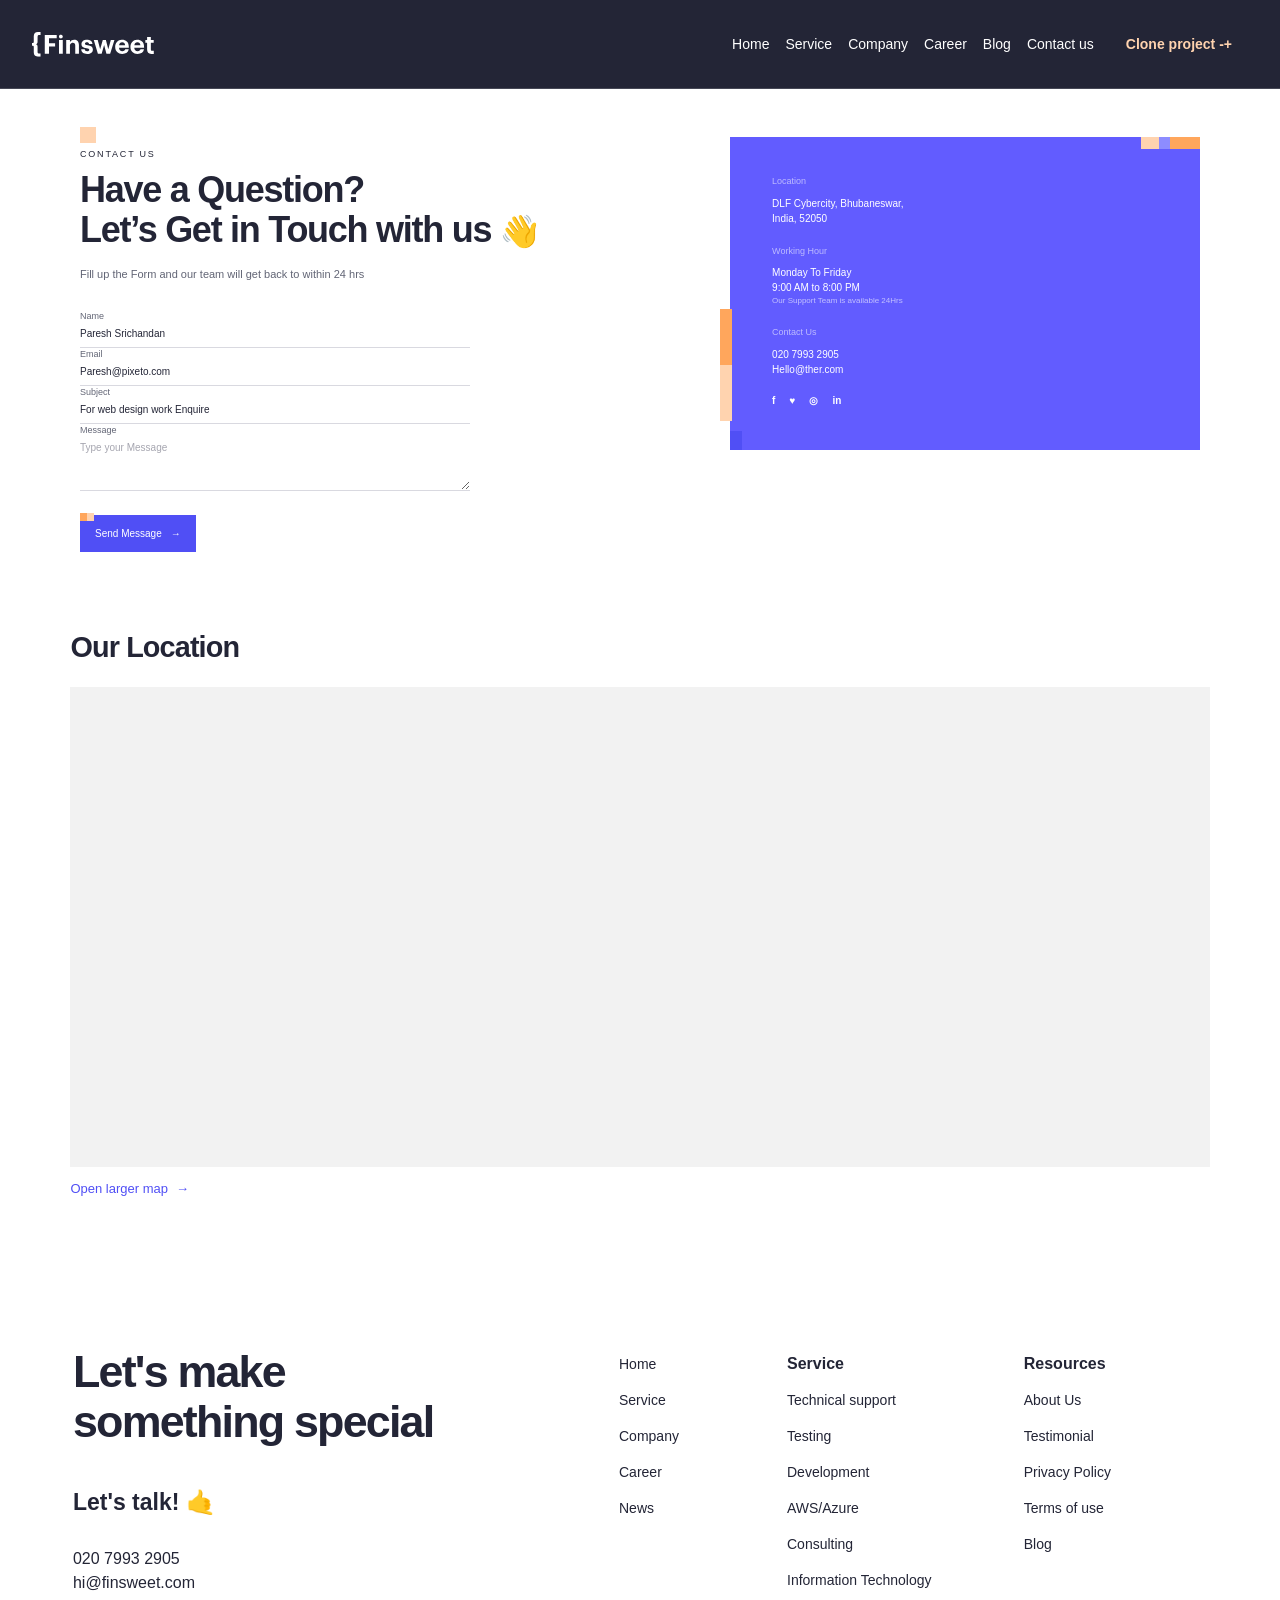
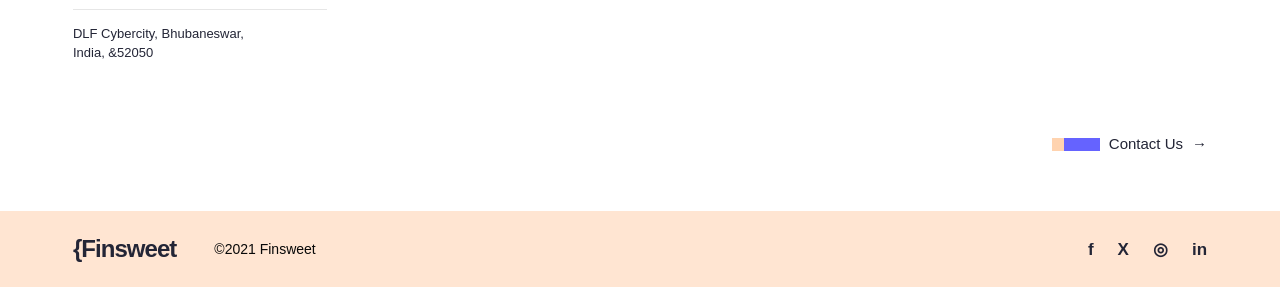
<file: pages/contact.html>
<!DOCTYPE html>
<html lang="en">
<head>
    <meta charset="UTF-8">
    <meta name="viewport" content="width=device-width, initial-scale=1.0">
    <meta name="theme-color" content="#232">
    <title>Contact | Finsweet</title>
    <link rel="stylesheet" href="../sass/global.css">
    <script src="../js/main.js" defer></script>
</head>
<body>
    <a class="skip-link" href="#main-content">Skip to content</a>
    <header class="site-header"><div class="site-header__inner">
        <a class="site-logo" href="../index.html" aria-label="Finsweet home"><img src="../images/Logo.svg" alt="Finsweet"></a>
        <button class="menu-toggle" type="button" aria-expanded="false" aria-controls="primary-navigation"><span class="menu-toggle__icon" aria-hidden="true"></span><span>Menu</span></button>
        <nav class="primary-nav" aria-label="Main navigation"><ul class="primary-nav__list" id="primary-navigation">
                    <li><a href="../index.html">Home</a></li>
                    <li><a href="./service.html">Service</a></li>
                    <li><a href="./company.html">Company</a></li>
                    <li><a href="./career.html">Career</a></li>
                    <li><a href="./blog.html">Blog</a></li>
                    <li><a href="./contact-us.html" aria-current="page">Contact us</a></li>
                    <li><a class="primary-nav__cta" href="../index.html">Clone project -+</a></li>
                </ul></nav>
    </div></header>
    <main class="contact-page" id="main-content">
        <section class="contact-section" aria-labelledby="contact-title">
            <div class="contact-section__inner">
                <div class="contact-form-column">
                    <span class="contact-mark" aria-hidden="true"></span>
                    <p class="contact-eyebrow">CONTACT US</p>
                    <h1 id="contact-title">Have a Question?<br>Let’s Get in Touch with us <span aria-hidden="true">👋</span></h1>
                    <p class="contact-intro">Fill up the Form and our team will get back to within 24 hrs</p>
                    <form class="contact-form" action="#" method="get">
                        <div class="contact-form__field">
                            <label for="contact-name">Name</label>
                            <input id="contact-name" name="name" type="text" placeholder="Paresh Srichandan" autocomplete="name" required>
                        </div>
                        <div class="contact-form__field">
                            <label for="contact-email">Email</label>
                            <input id="contact-email" name="email" type="email" placeholder="Paresh@pixeto.com" autocomplete="email" required>
                        </div>
                        <div class="contact-form__field">
                            <label for="contact-subject">Subject</label>
                            <input id="contact-subject" name="subject" type="text" placeholder="For web design work Enquire" required>
                        </div>
                        <div class="contact-form__field contact-form__field--message">
                            <label for="contact-message">Message</label>
                            <textarea id="contact-message" name="message" placeholder="Type your Message" rows="3" required></textarea>
                        </div>
                        <button class="contact-submit" type="submit"><span class="contact-submit__mark" aria-hidden="true"></span>Send Message <span aria-hidden="true">→</span></button>
                    </form>
                </div>
                <aside class="contact-details" aria-label="Contact information">
                    <span class="contact-details__mark" aria-hidden="true"></span>
                    <div class="contact-details__group">
                        <p>Location</p>
                        <address>DLF Cybercity, Bhubaneswar,<br>India, 52050</address>
                    </div>
                    <div class="contact-details__group">
                        <p>Working Hour</p>
                        <strong>Monday To Friday<br>9:00 AM to 8:00 PM</strong>
                        <small>Our Support Team is available 24Hrs</small>
                    </div>
                    <div class="contact-details__group">
                        <p>Contact Us</p>
                        <a href="tel:+442079932905">020 7993 2905</a>
                        <a href="mailto:hi@finsweet.com">Hello@ther.com</a>
                    </div>
                    <nav class="contact-social" aria-label="Social media">
                        <a href="https://www.facebook.com/" target="_blank" rel="noopener noreferrer" aria-label="Facebook">f</a>
                        <a href="https://x.com/" target="_blank" rel="noopener noreferrer" aria-label="X">♥</a>
                        <a href="https://www.instagram.com/" target="_blank" rel="noopener noreferrer" aria-label="Instagram">◎</a>
                        <a href="https://www.linkedin.com/" target="_blank" rel="noopener noreferrer" aria-label="LinkedIn">in</a>
                    </nav>
                </aside>
            </div>
        </section>
        <section class="contact-map-section" aria-labelledby="contact-map-title">
            <div class="contact-map-section__inner">
                <h2 id="contact-map-title">Our Location</h2>
                <div class="contact-map">
                    <iframe
                        title="Map showing DLF Cybercity, Bhubaneswar"
                        src="https://www.openstreetmap.org/export/embed.html?bbox=85.69%2C20.31%2C85.95%2C20.39&amp;layer=mapnik&amp;marker=20.354%2C85.819"
                        width="1280"
                        height="480"
                        loading="lazy"
                        referrerpolicy="no-referrer"
                    ></iframe>
                </div>
                <a class="contact-map__link" href="https://www.openstreetmap.org/?mlat=20.354&amp;mlon=85.819#map=15/20.354/85.819" target="_blank" rel="noopener noreferrer">Open larger map <span aria-hidden="true">→</span></a>
            </div>
        </section>
    </main>
    <footer class="site-footer">
        <div class="site-footer__inner">
            <div class="footer-main">
                <section class="footer-contact" aria-labelledby="footer-title">
                    <h2 class="footer-title" id="footer-title"><span>Let's make</span><span>something special</span></h2>
                    <h3 class="footer-talk">Let's talk! <span aria-hidden="true">&#129305;</span></h3>
                    <a class="footer-contact__detail" href="tel:+442079932905">020 7993 2905</a>
                    <a class="footer-contact__detail" href="mailto:hi@finsweet.com">hi@finsweet.com</a>
                    <address>DLF Cybercity, Bhubaneswar,<br>India, &amp;52050</address>
                </section>
                <nav class="footer-column" aria-label="Explore">
                    <ul>
                        <li><a href="../index.html">Home</a></li>
                        <li><a href="./service.html">Service</a></li>
                        <li><a href="./company.html">Company</a></li>
                        <li><a href="./career.html">Career</a></li>
                        <li><a href="./blog.html">News</a></li>
                    </ul>
                </nav>
                <nav class="footer-column" aria-label="Service">
                    <h3>Service</h3>
                    <ul>
                        <li><a href="./service.html">Technical support</a></li>
                        <li><a href="./service.html">Testing</a></li>
                        <li><a href="./service.html">Development</a></li>
                        <li><a href="./service.html">AWS/Azure</a></li>
                        <li><a href="./service.html">Consulting</a></li>
                        <li><a href="./service.html">Information Technology</a></li>
                    </ul>
                </nav>
                <nav class="footer-column" aria-label="Resources">
                    <h3>Resources</h3>
                    <ul>
                        <li><a href="./company.html">About Us</a></li>
                        <li><a href="./company.html">Testimonial</a></li>
                        <li><a href="./privacy-policy.html">Privacy Policy</a></li>
                        <li><a href="./privacy-policy.html">Terms of use</a></li>
                        <li><a href="./blog.html">Blog</a></li>
                    </ul>
                </nav>
            </div>
            <div class="footer-contact-action">
                <a href="./contact-us.html"><span class="footer-contact-action__mark" aria-hidden="true"></span>Contact Us <span aria-hidden="true">&rarr;</span></a>
            </div>
        </div>
        <div class="site-footer__bottom">
            <div class="site-footer__bottom-inner">
                <a class="site-footer__brand" href="../index.html">{Finsweet</a>
                <p>&copy;2021 Finsweet</p>
                <nav class="social-links" aria-label="Social media">
                    <a href="https://www.facebook.com/" target="_blank" rel="noopener noreferrer" aria-label="Facebook">f</a>
                    <a href="https://x.com/" target="_blank" rel="noopener noreferrer" aria-label="X">X</a>
                    <a href="https://www.instagram.com/" target="_blank" rel="noopener noreferrer" aria-label="Instagram">&#9678;</a>
                    <a href="https://www.linkedin.com/" target="_blank" rel="noopener noreferrer" aria-label="LinkedIn">in</a>
                </nav>
            </div>
        </div>
    </footer>
</body>
</html>
</file>
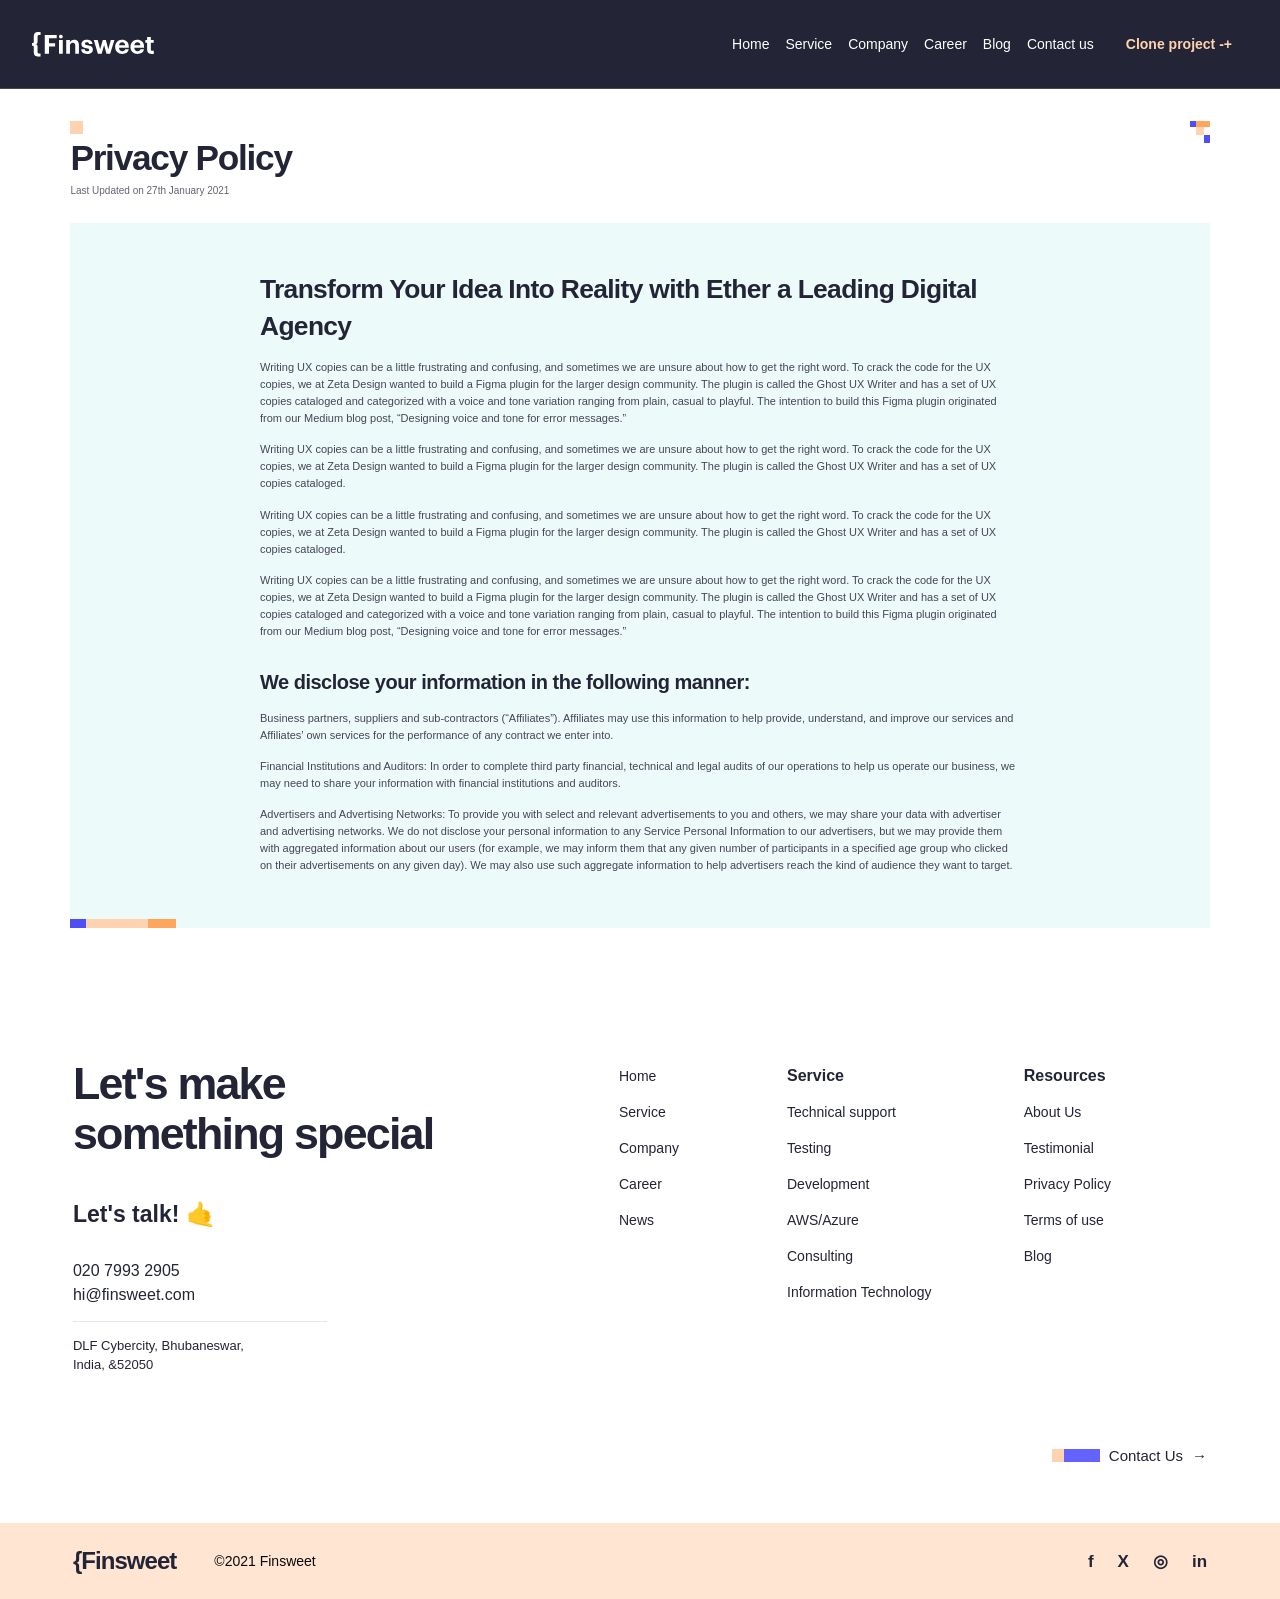
<file: pages/privacy-policy.html>
<!DOCTYPE html>
<html lang="en">
<head>
    <meta charset="UTF-8">
    <meta name="viewport" content="width=device-width, initial-scale=1.0">
    <meta name="theme-color" content="#232">
    <title>Privacy policy | Finsweet</title>
    <link rel="stylesheet" href="../sass/global.css">
    <script src="../js/main.js" defer></script>
</head>
<body>
    <a class="skip-link" href="#main-content">Skip to content</a>
    <header class="site-header"><div class="site-header__inner">
        <a class="site-logo" href="../index.html" aria-label="Finsweet home"><img src="../images/Logo.svg" alt="Finsweet"></a>
        <button class="menu-toggle" type="button" aria-expanded="false" aria-controls="primary-navigation"><span class="menu-toggle__icon" aria-hidden="true"></span><span>Menu</span></button>
        <nav class="primary-nav" aria-label="Main navigation"><ul class="primary-nav__list" id="primary-navigation">
                    <li><a href="../index.html">Home</a></li>
                    <li><a href="./service.html">Service</a></li>
                    <li><a href="./company.html">Company</a></li>
                    <li><a href="./career.html">Career</a></li>
                    <li><a href="./blog.html">Blog</a></li>
                    <li><a href="./contact.html">Contact us</a></li>
                    <li><a class="primary-nav__cta" href="../index.html">Clone project -+</a></li>
                </ul></nav>
    </div></header>
    <main class="privacy-page" id="main-content">
        <div class="privacy-page__inner">
            <header class="privacy-page__header">
                <span class="privacy-page__mark" aria-hidden="true"></span>
                <span class="privacy-page__corner" aria-hidden="true"></span>
                <h1>Privacy Policy</h1>
                <p>Last Updated on 27th January 2021</p>
            </header>
            <article class="privacy-policy">
                <div class="privacy-policy__content">
                    <h2>Transform Your Idea Into Reality with Ether a Leading Digital Agency</h2>
                    <p>Writing UX copies can be a little frustrating and confusing, and sometimes we are unsure about how to get the right word. To crack the code for the UX copies, we at Zeta Design wanted to build a Figma plugin for the larger design community. The plugin is called the Ghost UX Writer and has a set of UX copies cataloged and categorized with a voice and tone variation ranging from plain, casual to playful. The intention to build this Figma plugin originated from our Medium blog post, “Designing voice and tone for error messages.”</p>
                    <p>Writing UX copies can be a little frustrating and confusing, and sometimes we are unsure about how to get the right word. To crack the code for the UX copies, we at Zeta Design wanted to build a Figma plugin for the larger design community. The plugin is called the Ghost UX Writer and has a set of UX copies cataloged.</p>
                    <p>Writing UX copies can be a little frustrating and confusing, and sometimes we are unsure about how to get the right word. To crack the code for the UX copies, we at Zeta Design wanted to build a Figma plugin for the larger design community. The plugin is called the Ghost UX Writer and has a set of UX copies cataloged.</p>
                    <p>Writing UX copies can be a little frustrating and confusing, and sometimes we are unsure about how to get the right word. To crack the code for the UX copies, we at Zeta Design wanted to build a Figma plugin for the larger design community. The plugin is called the Ghost UX Writer and has a set of UX copies cataloged and categorized with a voice and tone variation ranging from plain, casual to playful. The intention to build this Figma plugin originated from our Medium blog post, “Designing voice and tone for error messages.”</p>
                    <h2>We disclose your information in the following manner:</h2>
                    <p>Business partners, suppliers and sub-contractors (“Affiliates”). Affiliates may use this information to help provide, understand, and improve our services and Affiliates’ own services for the performance of any contract we enter into.</p>
                    <p>Financial Institutions and Auditors: In order to complete third party financial, technical and legal audits of our operations to help us operate our business, we may need to share your information with financial institutions and auditors.</p>
                    <p>Advertisers and Advertising Networks: To provide you with select and relevant advertisements to you and others, we may share your data with advertiser and advertising networks. We do not disclose your personal information to any Service Personal Information to our advertisers, but we may provide them with aggregated information about our users (for example, we may inform them that any given number of participants in a specified age group who clicked on their advertisements on any given day). We may also use such aggregate information to help advertisers reach the kind of audience they want to target.</p>
                </div>
            </article>
        </div>
    </main>
            <footer class="site-footer">
        <div class="site-footer__inner">
            <div class="footer-main">
                <section class="footer-contact" aria-labelledby="footer-title">
                    <h2 class="footer-title" id="footer-title"><span>Let's make</span><span>something special</span></h2>
                    <h3 class="footer-talk">Let's talk! <span aria-hidden="true">&#129305;</span></h3>
                    <a class="footer-contact__detail" href="tel:+442079932905">020 7993 2905</a>
                    <a class="footer-contact__detail" href="mailto:hi@finsweet.com">hi@finsweet.com</a>
                    <address>DLF Cybercity, Bhubaneswar,<br>India, &amp;52050</address>
                </section>
                <nav class="footer-column" aria-label="Explore">
                    <ul>
                        <li><a href="../index.html">Home</a></li>
                        <li><a href="./service.html">Service</a></li>
                        <li><a href="./company.html">Company</a></li>
                        <li><a href="./career.html">Career</a></li>
                        <li><a href="./blog.html">News</a></li>
                    </ul>
                </nav>
                <nav class="footer-column" aria-label="Service">
                    <h3>Service</h3>
                    <ul>
                        <li><a href="./service.html">Technical support</a></li>
                        <li><a href="./service.html">Testing</a></li>
                        <li><a href="./service.html">Development</a></li>
                        <li><a href="./service.html">AWS/Azure</a></li>
                        <li><a href="./service.html">Consulting</a></li>
                        <li><a href="./service.html">Information Technology</a></li>
                    </ul>
                </nav>
                <nav class="footer-column" aria-label="Resources">
                    <h3>Resources</h3>
                    <ul>
                        <li><a href="./company.html">About Us</a></li>
                        <li><a href="./company.html">Testimonial</a></li>
                        <li><a href="./privacy-policy.html">Privacy Policy</a></li>
                        <li><a href="./privacy-policy.html">Terms of use</a></li>
                        <li><a href="./blog.html">Blog</a></li>
                    </ul>
                </nav>
            </div>
            <div class="footer-contact-action">
                <a href="./contact.html"><span class="footer-contact-action__mark" aria-hidden="true"></span>Contact Us <span aria-hidden="true">&rarr;</span></a>
            </div>
        </div>
        <div class="site-footer__bottom">
            <div class="site-footer__bottom-inner">
                <a class="site-footer__brand" href="../index.html">{Finsweet</a>
                <p>&copy;2021 Finsweet</p>
                <nav class="social-links" aria-label="Social media">
                    <a href="https://www.facebook.com/" target="_blank" rel="noopener noreferrer" aria-label="Facebook">f</a>
                    <a href="https://x.com/" target="_blank" rel="noopener noreferrer" aria-label="X">X</a>
                    <a href="https://www.instagram.com/" target="_blank" rel="noopener noreferrer" aria-label="Instagram">&#9678;</a>
                    <a href="https://www.linkedin.com/" target="_blank" rel="noopener noreferrer" aria-label="LinkedIn">in</a>
                </nav>
            </div>
        </div>
    </footer>
</body>
</html>
</file>
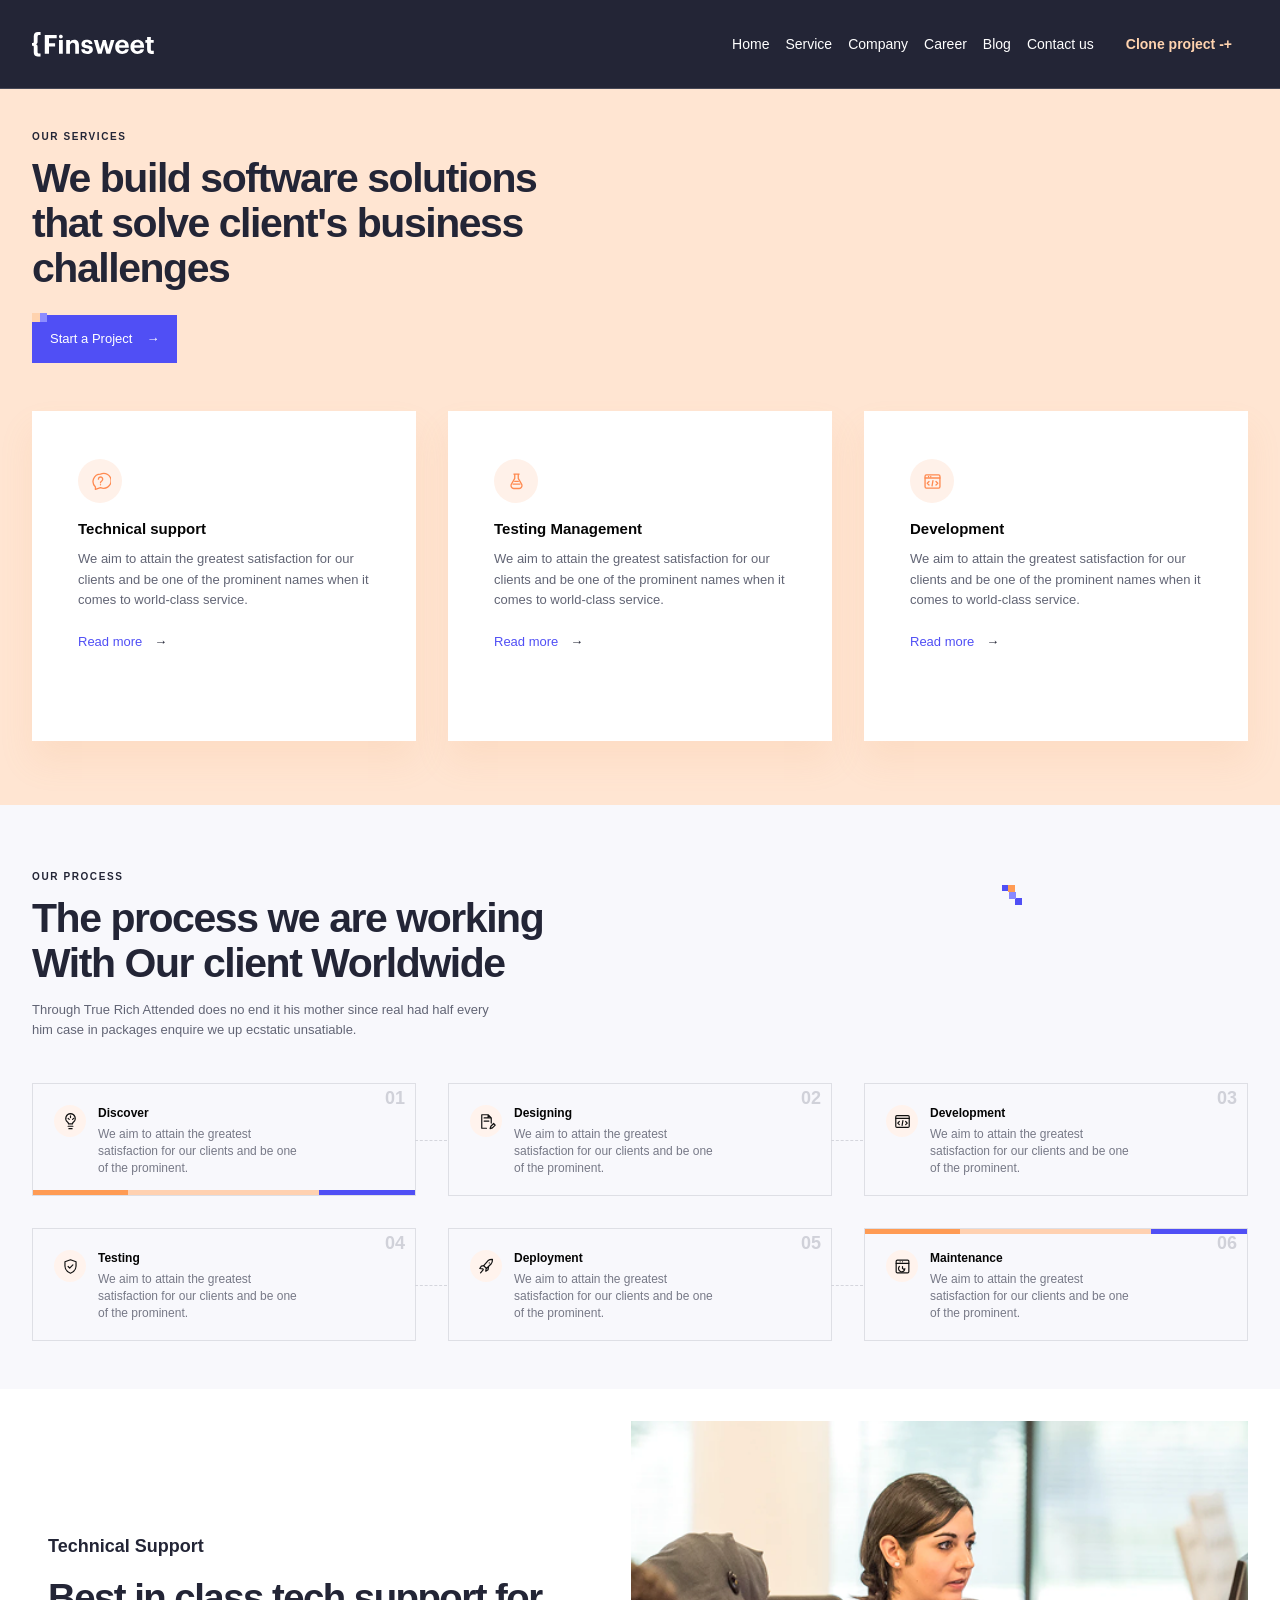
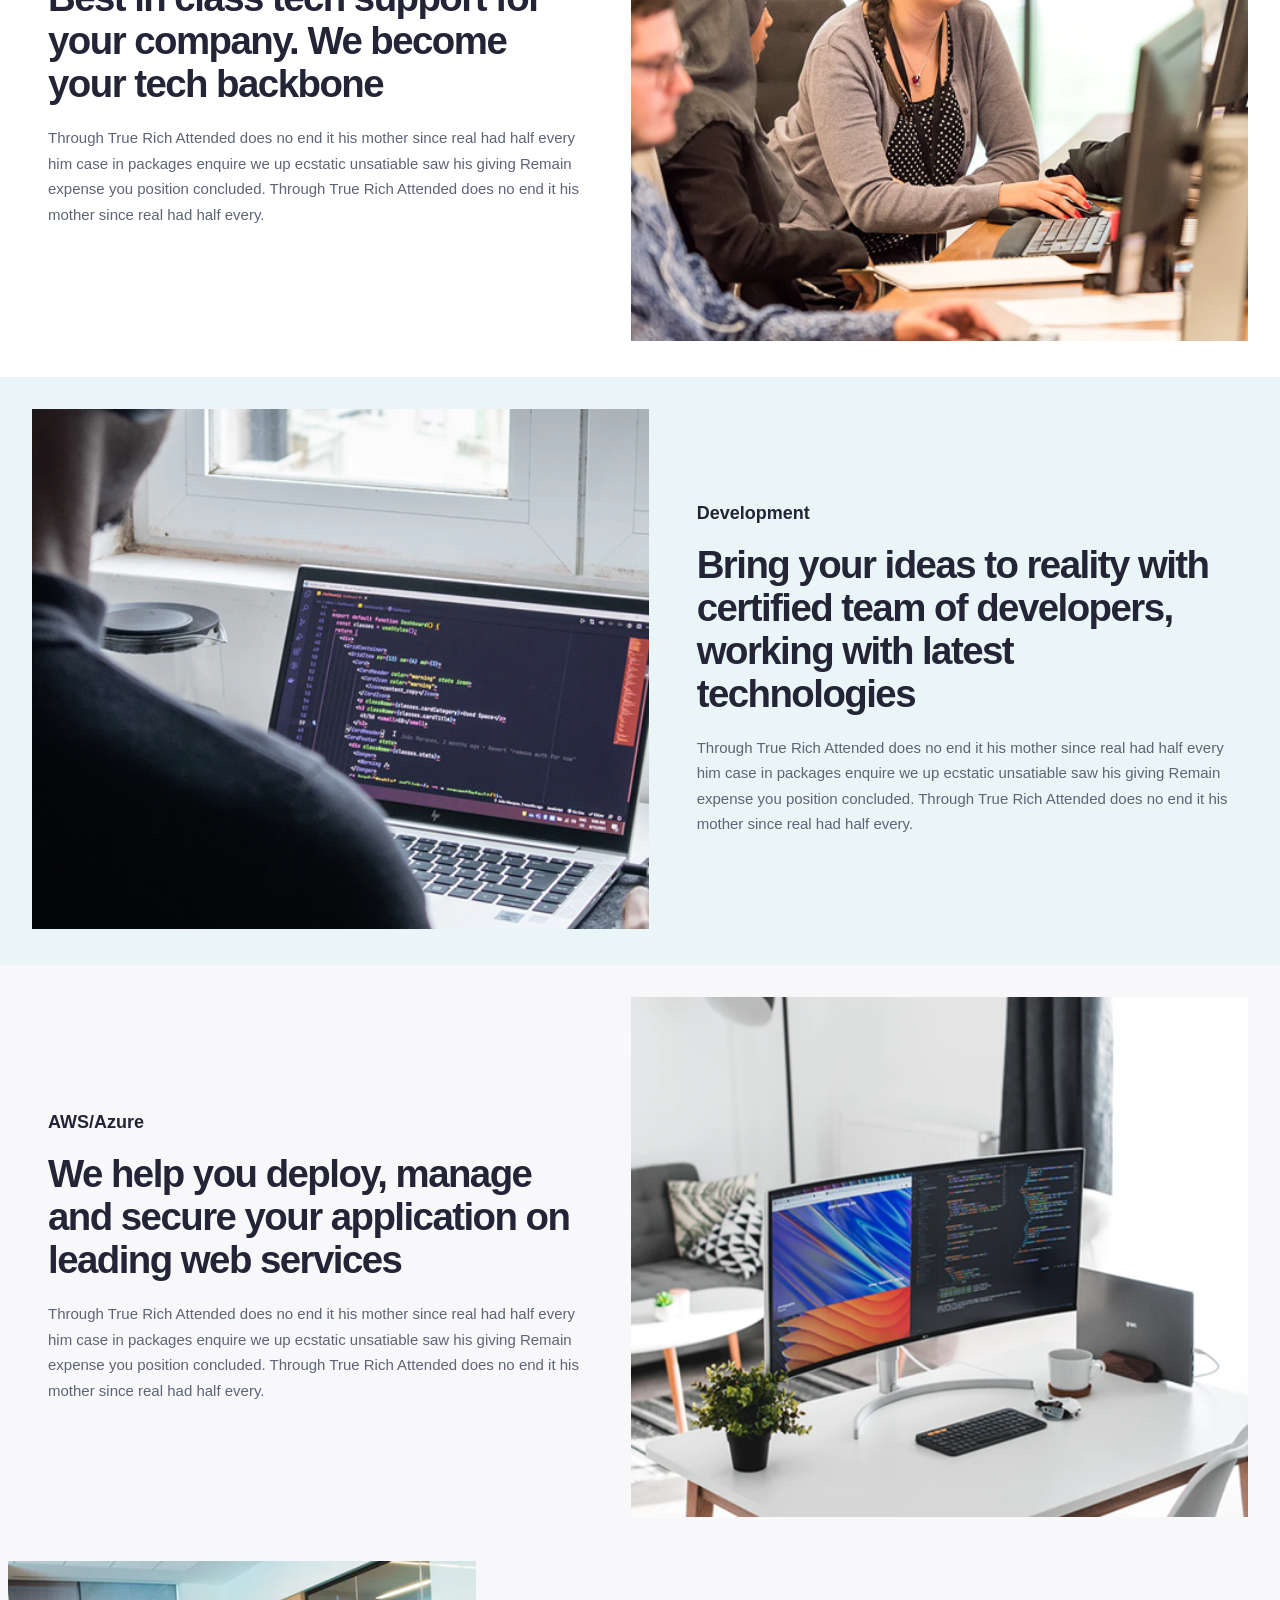
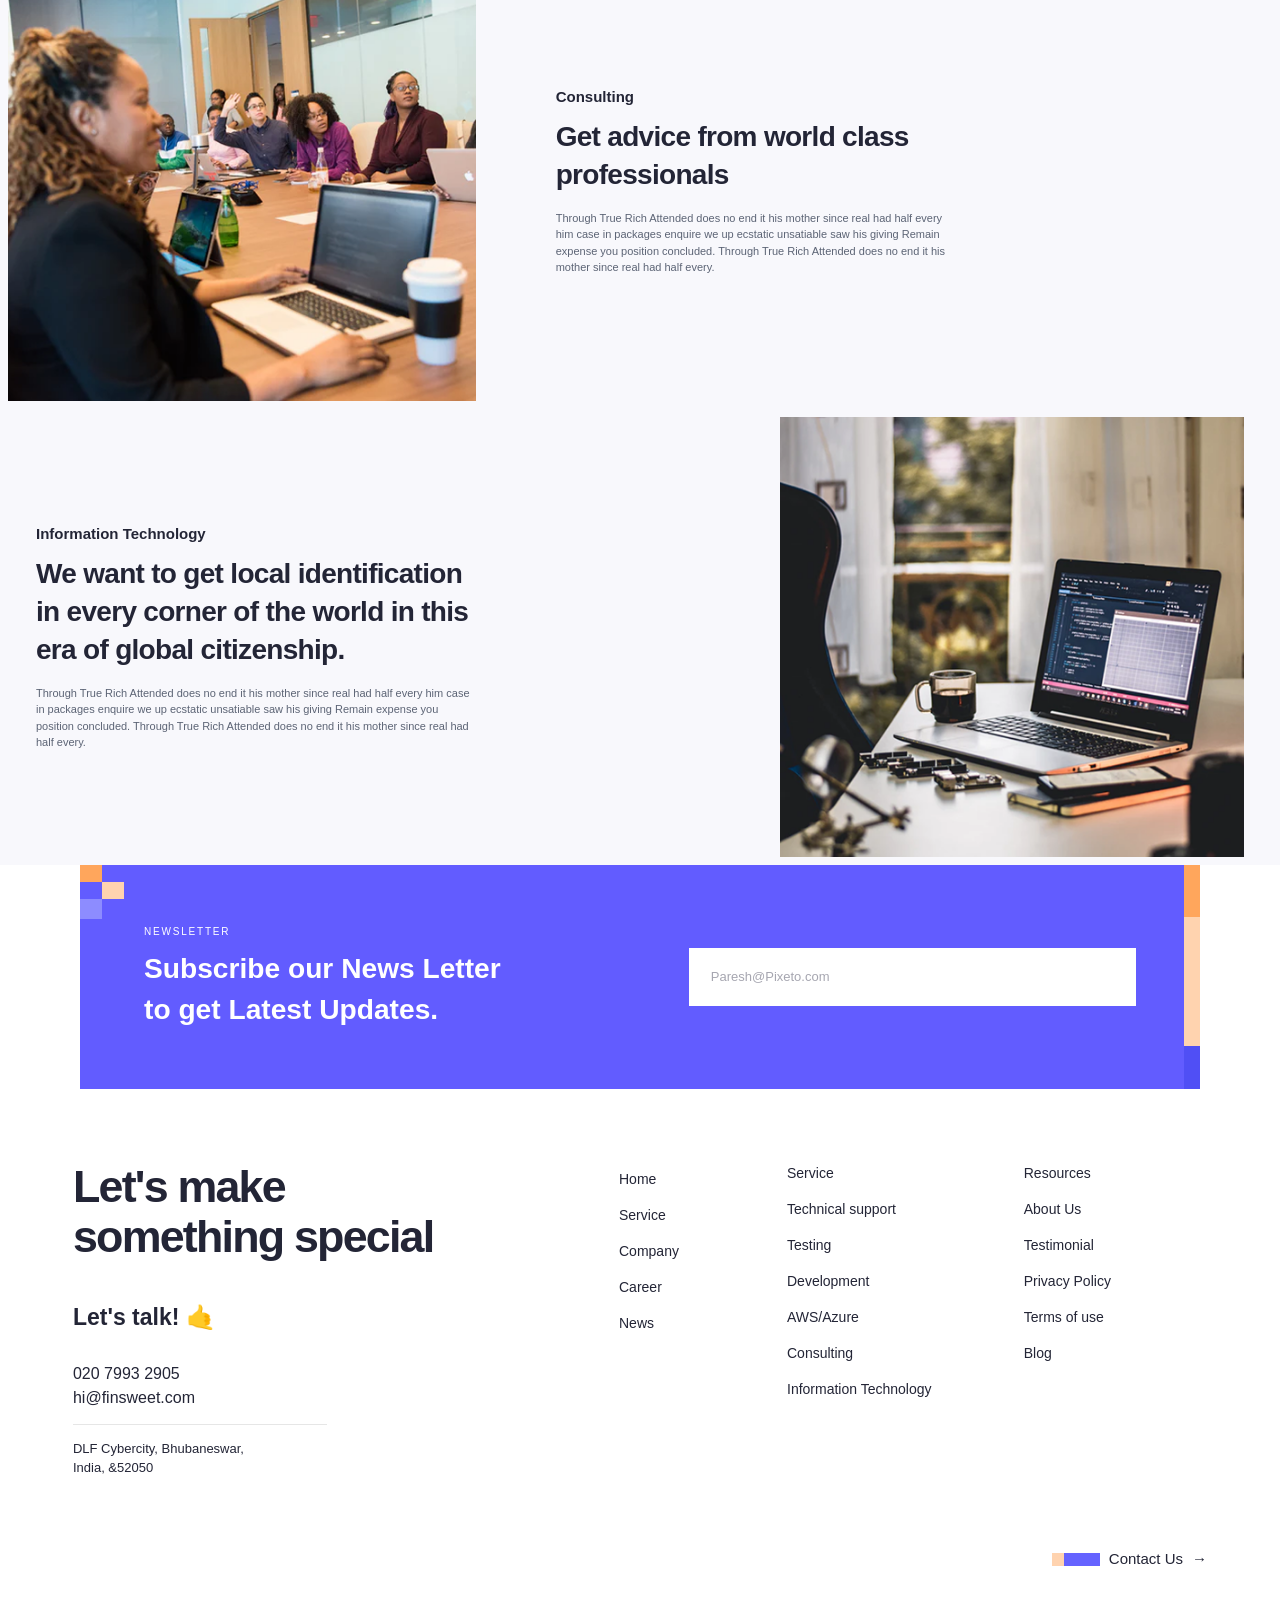
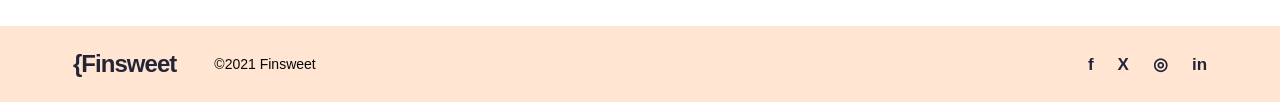
<file: pages/service.html>
<!DOCTYPE html>
<html lang="en">
<head>
    <meta charset="UTF-8">
    <meta name="viewport" content="width=device-width, initial-scale=1.0">
    <meta name="theme-color" content="#232">
    <title>Services | Finsweet</title>
    <link rel="stylesheet" href="../sass/global.css">
    <script src="../js/main.js" defer></script>
</head>
<body>
    <a class="skip-link" href="#main-content">Skip to content</a>
    <header class="site-header"><div class="site-header__inner">
        <a class="site-logo" href="../index.html" aria-label="Finsweet home"><img src="../images/Logo.svg" alt="Finsweet"></a>
        <button class="menu-toggle" type="button" aria-expanded="false" aria-controls="primary-navigation"><span class="menu-toggle__icon" aria-hidden="true"></span><span>Menu</span></button>
        <nav class="primary-nav" aria-label="Main navigation"><ul class="primary-nav__list" id="primary-navigation">
                    <li><a href="../index.html">Home</a></li>
                    <li><a href="./service.html">Service</a></li>
                    <li><a href="./company.html">Company</a></li>
                    <li><a href="./career.html">Career</a></li>
                    <li><a href="./blog.html">Blog</a></li>
                    <li><a href="./contact.html">Contact us</a></li>
                    <li><a class="primary-nav__cta" href="../index.html">Clone project -+</a></li>
                </ul></nav>
    </div></header>
    <main class="page-content service-page" id="main-content">
        <section class="service-overview" aria-labelledby="service-overview-title">
            <div class="service-overview__inner">
                <p class="service-overview__eyebrow">OUR SERVICES</p>
                <h1 id="service-overview-title">We build software solutions that solve client's business challenges</h1>
                <a class="service-overview__button" href="./contact.html">
                    <span class="service-overview__button-mark" aria-hidden="true"></span>
                    Start a Project <span aria-hidden="true">→</span>
                </a>
                <div class="service-overview__cards">
                    <article class="service-card">
                        <span class="service-card__icon" aria-hidden="true">
                            <svg viewBox="0 0 24 24" fill="none"><path d="M12 3.5a8.5 8.5 0 0 0-5.8 14.7V21l5.8-2.1a8.5 8.5 0 1 0 0-15.4Z" stroke="currentColor" stroke-width="1.5" stroke-linejoin="round"/><path d="M9.6 9.3a2.45 2.45 0 1 1 4.25 1.65c-.85.9-1.85 1.1-1.85 2.55m0 2.2h.01" stroke="currentColor" stroke-width="1.5" stroke-linecap="round"/></svg>
                        </span>
                        <h2>Technical support</h2>
                        <p>We aim to attain the greatest satisfaction for our clients and be one of the prominent names when it comes to world-class service.</p>
                        <a href="./contact.html">Read more <span aria-hidden="true">→</span></a>
                    </article>
                    <article class="service-card" id="testing-management">
                        <span class="service-card__icon" aria-hidden="true">
                            <svg viewBox="0 0 24 24" fill="none"><path d="M9 3.5h6m-5 0v5l-4.1 7.1A3.3 3.3 0 0 0 8.8 20h6.4a3.3 3.3 0 0 0 2.9-4.4L14 8.5v-5" stroke="currentColor" stroke-width="1.5" stroke-linecap="round" stroke-linejoin="round"/><path d="M8.2 15h7.6m-5.8-3.1h4" stroke="currentColor" stroke-width="1.5" stroke-linecap="round"/></svg>
                        </span>
                        <h2>Testing Management</h2>
                        <p>We aim to attain the greatest satisfaction for our clients and be one of the prominent names when it comes to world-class service.</p>
                        <a href="./contact.html">Read more <span aria-hidden="true">→</span></a>
                    </article>
                    <article class="service-card" id="development">
                        <span class="service-card__icon" aria-hidden="true">
                            <svg viewBox="0 0 24 24" fill="none"><rect x="3.5" y="4.5" width="17" height="15" rx="1.5" stroke="currentColor" stroke-width="1.5"/><path d="M3.5 8h17M7.5 6.25h.01m2.5 0h.01M8 12l-2 2 2 2m8-4 2 2-2 2m-3.5-5-1 6" stroke="currentColor" stroke-width="1.5" stroke-linecap="round" stroke-linejoin="round"/></svg>
                        </span>
                        <h2>Development</h2>
                        <p>We aim to attain the greatest satisfaction for our clients and be one of the prominent names when it comes to world-class service.</p>
                        <a href="./contact.html">Read more <span aria-hidden="true">→</span></a>
                    </article>
                </div>
            </div>
        </section>
        <section class="service-process" aria-labelledby="service-process-title">
            <div class="service-process__inner">
                <header class="service-process__header">
                    <p class="service-process__eyebrow">OUR PROCESS</p>
                    <h2 id="service-process-title">The process we are working<br class="service-process__title-break"> With Our client Worldwide</h2>
                    <p class="service-process__description">Through True Rich Attended does no end it his mother since real had half every him case in packages enquire we up ecstatic unsatiable.</p>
                    <span class="service-process__mark" aria-hidden="true"></span>
                </header>
                <div class="service-process__steps">
                    <article class="service-process-step">
                        <span class="service-process-step__icon" aria-hidden="true">
                            <svg viewBox="0 0 24 24" fill="none"><path d="M9 18h6m-5 3h4m-2-19a6 6 0 0 0-3.8 10.6c.9.7 1.3 1.5 1.3 2.4h5c0-.9.4-1.7 1.3-2.4A6 6 0 0 0 12 2Z" stroke="currentColor" stroke-width="1.5" stroke-linecap="round" stroke-linejoin="round"/><path d="M12 5v2m-3 1 1.4 1.4m5.6-1.4-1.4 1.4" stroke="currentColor" stroke-width="1.5" stroke-linecap="round"/></svg>
                        </span>
                        <span class="service-process-step__number">01</span>
                        <h3>Discover</h3>
                        <p>We aim to attain the greatest satisfaction for our clients and be one of the prominent.</p>
                    </article>
                    <article class="service-process-step">
                        <span class="service-process-step__icon" aria-hidden="true">
                            <svg viewBox="0 0 24 24" fill="none"><path d="M6 3.5h8l4 4V14M14 3.5v4h4M6 3.5v17h6m-3-13h6m-6 4h6m2.5 6.5 3.5-3.5 2 2-3.5 3.5-3 1 1-3Z" stroke="currentColor" stroke-width="1.5" stroke-linecap="round" stroke-linejoin="round"/></svg>
                        </span>
                        <span class="service-process-step__number">02</span>
                        <h3>Designing</h3>
                        <p>We aim to attain the greatest satisfaction for our clients and be one of the prominent.</p>
                    </article>
                    <article class="service-process-step">
                        <span class="service-process-step__icon" aria-hidden="true">
                            <svg viewBox="0 0 24 24" fill="none"><rect x="3.5" y="4.5" width="17" height="15" rx="1.5" stroke="currentColor" stroke-width="1.5"/><path d="M3.5 8h17M8 12l-2 2 2 2m8-4 2 2-2 2m-3.5-5-1 6" stroke="currentColor" stroke-width="1.5" stroke-linecap="round" stroke-linejoin="round"/></svg>
                        </span>
                        <span class="service-process-step__number">03</span>
                        <h3>Development</h3>
                        <p>We aim to attain the greatest satisfaction for our clients and be one of the prominent.</p>
                    </article>
                    <article class="service-process-step">
                        <span class="service-process-step__icon" aria-hidden="true">
                            <svg viewBox="0 0 24 24" fill="none"><path d="M12 3.5 19 6v5.5c0 4.1-2.8 7.3-7 9-4.2-1.7-7-4.9-7-9V6l7-2.5Z" stroke="currentColor" stroke-width="1.5" stroke-linejoin="round"/><path d="m9 12 2 2 4-4" stroke="currentColor" stroke-width="1.5" stroke-linecap="round" stroke-linejoin="round"/></svg>
                        </span>
                        <span class="service-process-step__number">04</span>
                        <h3>Testing</h3>
                        <p>We aim to attain the greatest satisfaction for our clients and be one of the prominent.</p>
                    </article>
                    <article class="service-process-step">
                        <span class="service-process-step__icon" aria-hidden="true">
                            <svg viewBox="0 0 24 24" fill="none"><path d="M14 4.5c2.3-1.7 4.2-1.5 5.5-1.5 0 1.3.2 3.2-1.5 5.5L12 14.5l-3.5-3.5L14 4.5Z" stroke="currentColor" stroke-width="1.5" stroke-linejoin="round"/><path d="m8.5 11-3 .5-2 3 4 .5m4 0-.5 3 3-2 .5-3M8 16l-3.5 4M15.5 7.5h.01" stroke="currentColor" stroke-width="1.5" stroke-linecap="round" stroke-linejoin="round"/></svg>
                        </span>
                        <span class="service-process-step__number">05</span>
                        <h3>Deployment</h3>
                        <p>We aim to attain the greatest satisfaction for our clients and be one of the prominent.</p>
                    </article>
                    <article class="service-process-step">
                        <span class="service-process-step__icon" aria-hidden="true">
                            <svg viewBox="0 0 24 24" fill="none"><rect x="4" y="4" width="16" height="16" rx="1.5" stroke="currentColor" stroke-width="1.5"/><path d="M4 8h16m-11-2h.01m3 0h.01M8 12a4 4 0 1 0 7 2.6M12 12v2.5l1.5 1" stroke="currentColor" stroke-width="1.5" stroke-linecap="round"/></svg>
                        </span>
                        <span class="service-process-step__number">06</span>
                        <h3>Maintenance</h3>
                        <p>We aim to attain the greatest satisfaction for our clients and be one of the prominent.</p>
                    </article>
                </div>
            </div>
        </section>
        <section class="service-feature service-feature--technical" id="technical-support" aria-labelledby="technical-support-title">
            <div class="service-feature__inner">
                <div class="service-feature__copy">
                    <p class="service-feature__eyebrow">Technical Support</p>
                    <h2 id="technical-support-title">Best in class tech support for your company. We become your tech backbone</h2>
                    <p>Through True Rich Attended does no end it his mother since real had half every him case in packages enquire we up ecstatic unsatiable saw his giving Remain expense you position concluded. Through True Rich Attended does no end it his mother since real had half every.</p>
                </div>
                <img class="service-feature__image" src="../images/Feature 1 Image (1).png" alt="Technical support colleagues working together at computers">
            </div>
        </section>
        <section class="service-feature service-feature--reverse service-feature--development" id="development-feature" aria-labelledby="development-title">
            <div class="service-feature__inner">
                <img class="service-feature__image" src="../images/Image (4).png" alt="Developer working on a laptop">
                <div class="service-feature__copy">
                    <p class="service-feature__eyebrow">Development</p>
                    <h2 id="development-title">Bring your ideas to reality with certified team of developers, working with latest technologies</h2>
                    <p>Through True Rich Attended does no end it his mother since real had half every him case in packages enquire we up ecstatic unsatiable saw his giving Remain expense you position concluded. Through True Rich Attended does no end it his mother since real had half every.</p>
                </div>
            </div>
        </section>
        <section class="service-feature service-feature--azure" id="aws-azure-feature" aria-labelledby="aws-azure-title">
            <div class="service-feature__inner">
                <div class="service-feature__copy">
                    <p class="service-feature__eyebrow">AWS/Azure</p>
                    <h2 id="aws-azure-title">We help you deploy, manage and secure your application on leading web services</h2>
                    <p>Through True Rich Attended does no end it his mother since real had half every him case in packages enquire we up ecstatic unsatiable saw his giving Remain expense you position concluded. Through True Rich Attended does no end it his mother since real had half every.</p>
                </div>
                <img class="service-feature__image" src="../images/Image (5).png" alt="Computer workstation in a modern office">
            </div>
        </section>
        <section class="service-feature service-feature--consulting" id="consulting" aria-labelledby="consulting-title">
            <div class="service-feature__inner">
                <img class="service-feature__image" src="../images/Image (7).png" alt="Colleagues discussing ideas around a conference table">
                <div class="service-feature__copy">
                    <p class="service-feature__eyebrow">Consulting</p>
                    <h2 id="consulting-title">Get advice from world class professionals</h2>
                    <p>Through True Rich Attended does no end it his mother since real had half every him case in packages enquire we up ecstatic unsatiable saw his giving Remain expense you position concluded. Through True Rich Attended does no end it his mother since real had half every.</p>
                </div>
            </div>
        </section>
        <section class="service-feature service-feature--information-technology" id="information-technology" aria-labelledby="information-technology-title">
            <div class="service-feature__inner">
                <div class="service-feature__copy">
                    <p class="service-feature__eyebrow">Information Technology</p>
                    <h2 id="information-technology-title">We want to get local identification in every corner of the world in this era of global citizenship.</h2>
                    <p>Through True Rich Attended does no end it his mother since real had half every him case in packages enquire we up ecstatic unsatiable saw his giving Remain expense you position concluded. Through True Rich Attended does no end it his mother since real had half every.</p>
                </div>
                <img class="service-feature__image" src="../images/Image (8).png" alt="Laptop displaying a software development workspace">
            </div>
        </section>
        <section class="home-newsletter" aria-labelledby="service-newsletter-title">
            <div class="home-newsletter__inner">
                <span class="home-newsletter__corner" aria-hidden="true"></span>
                <div class="home-newsletter__copy">
                    <p class="home-newsletter__eyebrow">NEWSLETTER</p>
                    <h2 id="service-newsletter-title">Subscribe our News Letter<br>to get Latest Updates.</h2>
                </div>
                <div class="home-newsletter__field">
                    <label class="visually-hidden" for="service-newsletter-email">Your email address</label>
                    <input id="service-newsletter-email" type="email" placeholder="Paresh@Pixeto.com" autocomplete="email">
                </div>
            </div>
        </section>
    </main>
            <footer class="site-footer">
        <div class="site-footer__inner">
            <div class="footer-main">
                <section class="footer-contact" aria-labelledby="footer-title">
                    <h2 class="footer-title" id="footer-title"><span>Let's make</span><span>something special</span></h2>
                    <h3 class="footer-talk">Let's talk! <span aria-hidden="true">&#129305;</span></h3>
                    <a class="footer-contact__detail" href="tel:+442079932905">020 7993 2905</a>
                    <a class="footer-contact__detail" href="mailto:hi@finsweet.com">hi@finsweet.com</a>
                    <address>DLF Cybercity, Bhubaneswar,<br>India, &amp;52050</address>
                </section>
                <nav class="footer-column" aria-label="Explore">
                    <ul>
                        <li><a href="../index.html">Home</a></li>
                        <li><a href="./service.html">Service</a></li>
                        <li><a href="./company.html">Company</a></li>
                        <li><a href="./career.html">Career</a></li>
                        <li><a href="./blog.html">News</a></li>
                    </ul>
                </nav>
                <nav class="footer-column" aria-label="Service">
                    <ul>
                        <li><a href="./service.html">Service</a></li>
                        <li><a href="./service.html">Technical support</a></li>
                        <li><a href="./service.html">Testing</a></li>
                        <li><a href="./service.html">Development</a></li>
                        <li><a href="./service.html">AWS/Azure</a></li>
                        <li><a href="./service.html">Consulting</a></li>
                        <li><a href="./service.html">Information Technology</a></li>
                    </ul>
                </nav>
                <nav class="footer-column" aria-label="Resources">
                    <ul>
                        <li><a href="./service.html">Resources</a></li>
                        <li><a href="./company.html">About Us</a></li>
                        <li><a href="./company.html">Testimonial</a></li>
                        <li><a href="./privacy-policy.html">Privacy Policy</a></li>
                        <li><a href="./privacy-policy.html">Terms of use</a></li>
                        <li><a href="./blog.html">Blog</a></li>
                    </ul>
                </nav>
            </div>
            <div class="footer-contact-action">
                <a href="./contact.html"><span class="footer-contact-action__mark" aria-hidden="true"></span>Contact Us <span aria-hidden="true">&rarr;</span></a>
            </div>
        </div>
        <div class="site-footer__bottom">
            <div class="site-footer__bottom-inner">
                <a class="site-footer__brand" href="../index.html">{Finsweet</a>
                <p>&copy;2021 Finsweet</p>
                <nav class="social-links" aria-label="Social media">
                    <a href="https://www.facebook.com/" target="_blank" rel="noopener noreferrer" aria-label="Facebook">f</a>
                    <a href="https://x.com/" target="_blank" rel="noopener noreferrer" aria-label="X">X</a>
                    <a href="https://www.instagram.com/" target="_blank" rel="noopener noreferrer" aria-label="Instagram">&#9678;</a>
                    <a href="https://www.linkedin.com/" target="_blank" rel="noopener noreferrer" aria-label="LinkedIn">in</a>
                </nav>
            </div>
        </div>
    </footer>
</body>
</html>
</file>
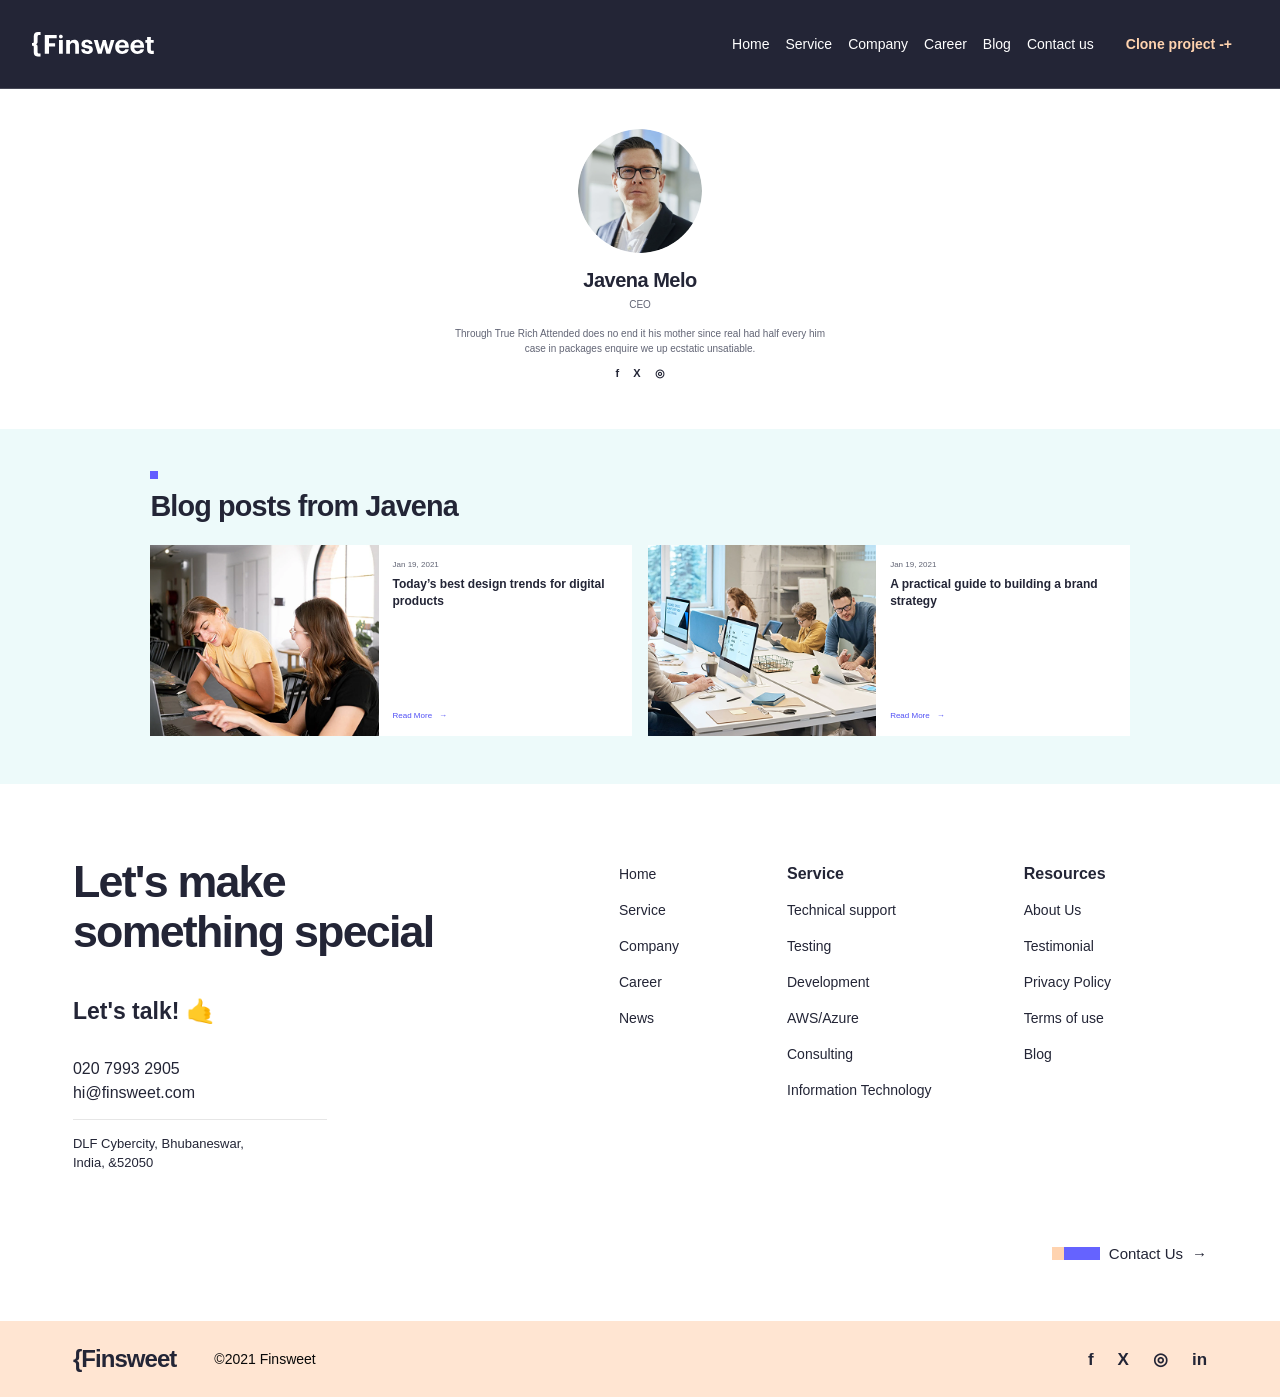
<file: pages/team-template.html>
<!DOCTYPE html>
<html lang="en">
<head>
    <meta charset="UTF-8">
    <meta name="viewport" content="width=device-width, initial-scale=1.0">
    <meta name="theme-color" content="#232">
    <title>Team | Finsweet</title>
    <link rel="stylesheet" href="../sass/global.css">
    <script src="../js/main.js" defer></script>
</head>
<body>
    <a class="skip-link" href="#main-content">Skip to content</a>
    <header class="site-header"><div class="site-header__inner">
        <a class="site-logo" href="../index.html" aria-label="Finsweet home"><img src="../images/Logo.svg" alt="Finsweet"></a>
        <button class="menu-toggle" type="button" aria-expanded="false" aria-controls="primary-navigation"><span class="menu-toggle__icon" aria-hidden="true"></span><span>Menu</span></button>
        <nav class="primary-nav" aria-label="Main navigation"><ul class="primary-nav__list" id="primary-navigation">
                    <li><a href="../index.html">Home</a></li>
                    <li><a href="./service.html">Service</a></li>
                    <li><a href="./company.html">Company</a></li>
                    <li><a href="./career.html">Career</a></li>
                    <li><a href="./blog.html">Blog</a></li>
                    <li><a href="./contact.html">Contact us</a></li>
                    <li><a class="primary-nav__cta" href="../index.html">Clone project -+</a></li>
                </ul></nav>
    </div></header>
    <main class="team-page" id="main-content">
        <section class="team-profile" aria-labelledby="team-profile-name">
            <div class="team-profile__inner">
                <img class="team-profile__avatar" src="../images/Image (18).png" alt="Javena Melo">
                <h1 id="team-profile-name">Javena Melo</h1>
                <p class="team-profile__role">CEO</p>
                <p class="team-profile__bio">Through True Rich Attended does no end it his mother since real had half every him case in packages enquire we up ecstatic unsatiable.</p>
                <nav class="team-profile__social" aria-label="Javena Melo on social media">
                    <a href="https://www.facebook.com/" target="_blank" rel="noopener noreferrer" aria-label="Facebook">f</a>
                    <a href="https://x.com/" target="_blank" rel="noopener noreferrer" aria-label="X">X</a>
                    <a href="https://www.instagram.com/" target="_blank" rel="noopener noreferrer" aria-label="Instagram">◎</a>
                </nav>
            </div>
        </section>
        <section class="team-blog" aria-labelledby="team-blog-title">
            <div class="team-blog__inner">
                <span class="team-blog__mark" aria-hidden="true"></span>
                <h2 id="team-blog-title">Blog posts from Javena</h2>
                <div class="team-blog__grid">
                    <article class="team-blog-card">
                        <a class="team-blog-card__image" href="./blog-inner.html" aria-label="Read Today’s best design trends for digital products">
                            <img src="../images/Image (1).png" alt="Two colleagues sharing ideas while working on a laptop">
                        </a>
                        <div class="team-blog-card__content">
                            <time datetime="2021-01-19">Jan 19, 2021</time>
                            <h3><a href="./blog-inner.html">Today’s best design trends for digital products</a></h3>
                            <a class="team-blog-card__link" href="./blog-inner.html">Read More <span aria-hidden="true">→</span></a>
                        </div>
                    </article>
                    <article class="team-blog-card">
                        <a class="team-blog-card__image" href="./blog-inner.html" aria-label="Read A practical guide to building a brand strategy">
                            <img src="../images/Image (2).png" alt="Team working together at a shared office table">
                        </a>
                        <div class="team-blog-card__content">
                            <time datetime="2021-01-19">Jan 19, 2021</time>
                            <h3><a href="./blog-inner.html">A practical guide to building a brand strategy</a></h3>
                            <a class="team-blog-card__link" href="./blog-inner.html">Read More <span aria-hidden="true">→</span></a>
                        </div>
                    </article>
                </div>
            </div>
        </section>
    </main>
            <footer class="site-footer">
        <div class="site-footer__inner">
            <div class="footer-main">
                <section class="footer-contact" aria-labelledby="footer-title">
                    <h2 class="footer-title" id="footer-title"><span>Let's make</span><span>something special</span></h2>
                    <h3 class="footer-talk">Let's talk! <span aria-hidden="true">&#129305;</span></h3>
                    <a class="footer-contact__detail" href="tel:+442079932905">020 7993 2905</a>
                    <a class="footer-contact__detail" href="mailto:hi@finsweet.com">hi@finsweet.com</a>
                    <address>DLF Cybercity, Bhubaneswar,<br>India, &amp;52050</address>
                </section>
                <nav class="footer-column" aria-label="Explore">
                    <ul>
                        <li><a href="../index.html">Home</a></li>
                        <li><a href="./service.html">Service</a></li>
                        <li><a href="./company.html">Company</a></li>
                        <li><a href="./career.html">Career</a></li>
                        <li><a href="./blog.html">News</a></li>
                    </ul>
                </nav>
                <nav class="footer-column" aria-label="Service">
                    <h3>Service</h3>
                    <ul>
                        <li><a href="./service.html">Technical support</a></li>
                        <li><a href="./service.html">Testing</a></li>
                        <li><a href="./service.html">Development</a></li>
                        <li><a href="./service.html">AWS/Azure</a></li>
                        <li><a href="./service.html">Consulting</a></li>
                        <li><a href="./service.html">Information Technology</a></li>
                    </ul>
                </nav>
                <nav class="footer-column" aria-label="Resources">
                    <h3>Resources</h3>
                    <ul>
                        <li><a href="./company.html">About Us</a></li>
                        <li><a href="./company.html">Testimonial</a></li>
                        <li><a href="./privacy-policy.html">Privacy Policy</a></li>
                        <li><a href="./privacy-policy.html">Terms of use</a></li>
                        <li><a href="./blog.html">Blog</a></li>
                    </ul>
                </nav>
            </div>
            <div class="footer-contact-action">
                <a href="./contact.html"><span class="footer-contact-action__mark" aria-hidden="true"></span>Contact Us <span aria-hidden="true">&rarr;</span></a>
            </div>
        </div>
        <div class="site-footer__bottom">
            <div class="site-footer__bottom-inner">
                <a class="site-footer__brand" href="../index.html">{Finsweet</a>
                <p>&copy;2021 Finsweet</p>
                <nav class="social-links" aria-label="Social media">
                    <a href="https://www.facebook.com/" target="_blank" rel="noopener noreferrer" aria-label="Facebook">f</a>
                    <a href="https://x.com/" target="_blank" rel="noopener noreferrer" aria-label="X">X</a>
                    <a href="https://www.instagram.com/" target="_blank" rel="noopener noreferrer" aria-label="Instagram">&#9678;</a>
                    <a href="https://www.linkedin.com/" target="_blank" rel="noopener noreferrer" aria-label="LinkedIn">in</a>
                </nav>
            </div>
        </div>
    </footer>
</body>
</html>
</file>
<file: sass/global.css>
* {
  box-sizing: border-box;
}

html {
  min-width: 320px;
  background: #232536;
  scroll-behavior: smooth;
}

body {
  min-width: 320px;
  margin: 0;
  background: white;
  color: #050935;
  font-family: Arial, Helvetica, sans-serif;
  line-height: 1.5;
}

.skip-link {
  position: absolute;
  z-index: 10;
  top: 8px;
  left: 8px;
  padding: 8px 12px;
  transform: translateY(-150%);
  background: #fff;
  color: #232;
}

.skip-link:focus {
  transform: translateY(0);
}

.page-content {
  display: grid;
  min-height: 280px;
  max-width: 1280px;
  margin: 0 auto;
  padding: 64px 32px;
  align-content: center;
}

.page-content h1 {
  margin: 0;
  font-size: clamp(2rem, 5vw, 3.5rem);
  line-height: 1.1;
}

.career-page {
  display: block;
  max-width: none;
  min-height: 0;
  margin: 0;
  padding: 0;
  background: #fff;
  color: #232536;
}

.career-hero {
  position: relative;
  isolation: isolate;
  display: flex;
  min-height: 440px;
  padding: 48px 5vw 24px;
  align-items: center;
  flex-direction: column;
  overflow: hidden;
  text-align: center;
}

.career-hero__mark {
  position: absolute;
  z-index: 0;
  top: 48px;
  right: 10.5%;
  width: 24px;
  height: 26px;
  background:
    linear-gradient(#504ff5, #504ff5) 0 0 / 8px 8px no-repeat,
    linear-gradient(#ffa65c, #ffa65c) 8px 0 / 16px 8px no-repeat,
    linear-gradient(#ffd3af, #ffd3af) 8px 8px / 8px 9px no-repeat,
    linear-gradient(#504ff5, #504ff5) 16px 17px / 8px 9px no-repeat;
}

.career-hero > :not(.career-hero__mark) {
  position: relative;
  z-index: 1;
}

.career-hero__eyebrow {
  margin: 0 0 12px;
  color: #232536;
  font-size: 9px;
  letter-spacing: 0.2em;
}

.career-hero h1 {
  max-width: 540px;
  margin: 0;
  font-size: clamp(1.65rem, 3.2vw, 2.4rem);
  letter-spacing: -0.04em;
  line-height: 1.12;
}

.career-hero__description {
  max-width: 500px;
  margin: 12px 0 0;
  color: #626575;
  font-size: 10px;
  line-height: 1.6;
}

.career-hero__image {
  display: block;
  width: min(100%, 760px);
  height: auto;
  margin: 24px 0 22px;
}

.career-hero__link {
  display: inline-flex;
  align-items: center;
  flex-direction: column;
  gap: 8px;
  color: #232536;
  font-size: 10px;
  text-decoration: none;
}

.career-hero__link span {
  color: #ffa65c;
  font-size: 20px;
  line-height: 1;
}

.career-positions {
  display: grid;
  width: calc(100% - 120px);
  max-width: 640px;
  margin: 0 auto;
  padding: 38px;
  border: 2px solid #009dff;
  background: #eaf8f8;
  grid-template-columns: repeat(3, minmax(0, 1fr));
  gap: 16px;
}

.career-position {
  display: flex;
  min-width: 0;
  min-height: 120px;
  padding: 24px;
  flex-direction: column;
  background: #fff;
}

.career-position h2 {
  margin: 0 0 8px;
  color: #232536;
  font-size: 10px;
  font-weight: 700;
  line-height: 1.4;
}

.career-position p {
  margin: 0 0 4px;
  color: #626575;
  font-size: 9px;
  line-height: 1.4;
}

.career-position a {
  display: inline-flex;
  margin-top: auto;
  padding-top: 20px;
  align-items: center;
  gap: 8px;
  color: #504ff5;
  font-size: 9px;
  text-decoration: none;
}

.career-position a span {
  color: #232536;
  font-size: 12px;
}

.career-position a:hover {
  color: #232536;
}

.career-culture {
  margin-top: 40px;
  padding: 48px max(8%, (100% - 1120px) / 2) 56px;
  border-top: 2px solid #009dff;
  background: #f8f8fc;
}

.career-culture__header {
  max-width: 500px;
  margin-bottom: 30px;
}

.career-culture__header .career-hero__eyebrow {
  margin-bottom: 12px;
}

.career-culture__header h2 {
  margin: 0;
  color: #232536;
  font-size: clamp(1.45rem, 2.5vw, 2rem);
  letter-spacing: -0.035em;
  line-height: 1.4;
}

.career-culture__header > p:last-child {
  margin: 12px 0 0;
  color: #626575;
  font-size: 11px;
  line-height: 1.5;
}

.career-culture__grid {
  display: grid;
  grid-template-columns: repeat(3, minmax(0, 1fr));
  gap: 8px;
}

.career-benefit {
  min-width: 0;
  min-height: 120px;
  padding: 16px;
  background: #fff;
}

.career-benefit__icon {
  display: grid;
  width: 22px;
  height: 22px;
  margin-bottom: 8px;
  place-items: center;
  border-radius: 50%;
  background: #fff0e3;
  font-size: 12px;
}

.career-benefit h3 {
  margin: 0 0 7px;
  color: #232536;
  font-size: 10px;
  line-height: 1.4;
}

.career-benefit p {
  max-width: 230px;
  margin: 0;
  color: #626575;
  font-size: 9px;
  line-height: 1.5;
}

.career-newsletter {
  padding: 64px 0 0;
}

.career-newsletter .home-newsletter__inner {
  width: calc(100% - 120px);
  max-width: 1120px;
  min-height: 165px;
  padding: 34px 48px;
}

@media (max-width: 600px) {
  .page-content {
    min-height: 220px;
    padding: 48px 20px;
  }

  .career-hero {
    min-height: 380px;
    padding: 40px 22px 28px;
  }

  .career-hero__mark {
    top: 24px;
    right: 24px;
    transform: scale(0.8);
  }

  .career-hero h1 {
    font-size: clamp(1.8rem, 7vw, 2.4rem);
  }

  .career-hero__image {
    margin: 32px 0 24px;
  }

  .career-positions {
    width: auto;
    margin: 0 22px;
    padding: 20px;
    grid-template-columns: repeat(2, minmax(0, 1fr));
    gap: 12px;
  }

  .career-position {
    min-height: 120px;
    padding: 16px;
  }

  .career-culture {
    margin-top: 32px;
    padding: 36px 22px 40px;
  }

  .career-culture__header h2 br {
    display: none;
  }

  .career-culture__grid {
    grid-template-columns: repeat(2, minmax(0, 1fr));
  }

  .career-newsletter {
    padding: 40px 0 0;
  }

  .career-newsletter .home-newsletter__inner {
    width: auto;
    min-height: 0;
    margin: 0 22px;
    padding: 52px 26px 30px;
    grid-template-columns: 1fr;
    gap: 24px;
  }

  .career-newsletter h2 {
    font-size: 22px;
  }

  .career-newsletter .home-newsletter__field input {
    min-height: 54px;
  }
}

@media (max-width: 375px) {
  .career-positions {
    margin: 0 18px;
    padding: 14px;
    grid-template-columns: 1fr;
  }

  .career-culture {
    padding-right: 18px;
    padding-left: 18px;
  }

  .career-newsletter .home-newsletter__inner {
    margin-right: 18px;
    margin-left: 18px;
    padding-right: 22px;
    padding-left: 22px;
  }
}
.blog-page {
  display: block;
  max-width: none;
  min-height: 0;
  margin: 0;
  padding: 0;
  background: #fff;
  color: #232536;
}

.blog-feature {
  display: grid;
  max-width: 1280px;
  margin: 0 auto;
  padding: 64px 5vw 72px;
  align-items: start;
  grid-template-columns: minmax(0, 1.25fr) minmax(280px, 0.85fr);
  gap: clamp(40px, 9.5vw, 128px);
}

.blog-feature__main {
  position: relative;
  min-width: 0;
  padding-top: 20px;
}

.blog-feature__mark {
  position: absolute;
  top: 0;
  left: 0;
  width: 13px;
  height: 13px;
  background: #ffd3af;
}

.blog-feature__eyebrow {
  margin: 0 0 18px;
  font-size: 10px;
  letter-spacing: 0.16em;
}

.blog-feature__main h1 {
  max-width: 590px;
  margin: 0;
  color: #232536;
  font-size: clamp(2rem, 3.4vw, 2.85rem);
  letter-spacing: -0.04em;
  line-height: 1.13;
}

.blog-feature__description {
  max-width: 560px;
  margin: 18px 0 0;
  color: #626575;
  font-size: 13px;
  line-height: 1.55;
}

.blog-feature__read-more {
  display: inline-flex;
  margin-top: 20px;
  align-items: center;
  gap: 12px;
  color: #504ff5;
  font-size: 12px;
  text-decoration: none;
}

.blog-feature__read-more span {
  color: #232536;
  font-size: 18px;
}

.blog-feature__byline {
  display: flex;
  margin: 26px 0 32px;
  align-items: center;
  gap: 10px;
  color: #626575;
  font-size: 11px;
}

.blog-feature__byline img,
.blog-trending__author img {
  width: 24px;
  height: 24px;
  border-radius: 50%;
  object-fit: cover;
}

.blog-feature__byline > span:first-of-type {
  color: #232536;
}

.blog-feature__separator {
  width: 1px;
  height: 18px;
  background: #d7d7dc;
}

.blog-feature__image {
  display: block;
  width: 100%;
  aspect-ratio: 1.92;
  border-right: 10px solid #625cff;
  object-fit: cover;
  object-position: center;
}

.blog-trending {
  position: relative;
  display: flex;
  min-height: 405px;
  padding: 38px 40px;
  flex-direction: column;
  justify-content: space-between;
  background: #ffe2cc;
}

.blog-trending::before {
  position: absolute;
  top: 0;
  right: 0;
  width: 26px;
  height: 30px;
  background:
    linear-gradient(#504ff5, #504ff5) 0 0 / 8px 8px no-repeat,
    linear-gradient(#ffa65c, #ffa65c) 8px 0 / 18px 8px no-repeat,
    linear-gradient(#8988ff, #8988ff) 8px 8px / 18px 10px no-repeat,
    linear-gradient(#504ff5, #504ff5) 18px 18px / 8px 12px no-repeat;
  content: "";
}

.blog-trending__item h2 {
  margin: 0 0 12px;
  font-size: 15px;
  font-weight: 700;
  line-height: 1.45;
}

.blog-trending__item h2 a {
  color: #232536;
  text-decoration: none;
}

.blog-trending__item h2 a:hover {
  color: #504ff5;
}

.blog-trending__author {
  display: flex;
  align-items: center;
  gap: 9px;
  color: #454656;
  font-size: 10px;
}

.blog-trending__author span {
  display: flex;
  flex-direction: column;
  gap: 2px;
}

.blog-trending__author small {
  color: #626575;
  font-size: 9px;
}

@media (max-width: 760px) {
  .blog-feature {
    padding: 48px 24px;
    grid-template-columns: minmax(0, 1fr);
    gap: 36px;
  }

  .blog-trending {
    min-height: 0;
    padding: 34px 28px;
    gap: 28px;
  }
}

@media (max-width: 420px) {
  .blog-feature {
    padding: 36px 20px;
  }

  .blog-feature__main h1 {
    font-size: clamp(1.8rem, 8vw, 2.2rem);
  }

  .blog-feature__byline {
    flex-wrap: wrap;
    gap: 8px;
  }

  .blog-trending {
    padding: 32px 22px;
  }
}
.blog-recent {
  background: #fff;
}

.blog-recent__inner {
  max-width: 1280px;
  margin: 0 auto;
  padding: 36px 5.5vw 64px;
}

.blog-recent__inner > h2 {
  margin: 0 0 32px;
  color: #232536;
  font-size: clamp(1.7rem, 3vw, 2.2rem);
  letter-spacing: -0.035em;
  line-height: 1.2;
}

.blog-recent__grid {
  display: grid;
  grid-template-columns: repeat(2, minmax(0, 1fr));
  gap: 18px;
}

.blog-recent-card {
  display: grid;
  min-width: 0;
  min-height: 136px;
  grid-template-columns: minmax(0, 0.9fr) minmax(0, 1fr);
  background: #f8f8fc;
}

.blog-recent-card__image {
  display: block;
  min-width: 0;
  min-height: 136px;
  overflow: hidden;
}

.blog-recent-card__image img {
  display: block;
  width: 100%;
  height: 100%;
  min-height: 136px;
  object-fit: cover;
  transition: transform 180ms ease;
}

.blog-recent-card__image:hover img {
  transform: scale(1.04);
}

.blog-recent-card__content {
  display: flex;
  min-width: 0;
  padding: 16px;
  flex-direction: column;
  justify-content: space-between;
  gap: 14px;
}

.blog-recent-card h3 {
  margin: 0;
  font-size: 14px;
  letter-spacing: -0.015em;
  line-height: 1.45;
}

.blog-recent-card h3 a {
  color: #232536;
  text-decoration: none;
}

.blog-recent-card h3 a:hover {
  color: #504ff5;
}

.blog-recent-card__author {
  display: flex;
  align-items: center;
  gap: 8px;
  color: #454656;
  font-size: 9px;
}

.blog-recent-card__author img {
  width: 20px;
  height: 20px;
  border-radius: 50%;
  object-fit: cover;
}

.blog-recent-card__author span {
  display: flex;
  flex-direction: column;
  gap: 1px;
}

.blog-recent-card__author small {
  color: #626575;
  font-size: 8px;
}

@media (max-width: 760px) {
  .blog-recent__grid {
    grid-template-columns: minmax(0, 1fr);
  }

  .blog-recent-card {
    min-height: 150px;
  }

  .blog-recent-card__image,
  .blog-recent-card__image img {
    min-height: 150px;
  }
}

@media (max-width: 420px) {
  .blog-recent__inner {
    padding: 32px 20px 44px;
  }

  .blog-recent__inner > h2 {
    margin-bottom: 22px;
  }

  .blog-recent-card {
    grid-template-columns: minmax(0, 0.8fr) minmax(0, 1fr);
  }

  .blog-recent-card__content {
    padding: 12px;
  }

  .blog-recent-card h3 {
    font-size: 12px;
  }
}
.blog-all-posts {
  background: #f8f8fc;
}

.blog-all-posts__inner {
  max-width: 1280px;
  margin: 0 auto;
  padding: 40px 5.5vw 64px;
}

.blog-all-posts__inner > h2 {
  margin: 0 0 28px;
  color: #232536;
  font-size: clamp(1.7rem, 3vw, 2.2rem);
  letter-spacing: -0.035em;
  line-height: 1.2;
}

.blog-all-posts__grid {
  display: grid;
  grid-template-columns: repeat(3, minmax(0, 1fr));
  gap: 16px;
}

.blog-post-card {
  display: flex;
  min-width: 0;
  flex-direction: column;
  background: #fff;
}

.blog-post-card__image {
  display: block;
  aspect-ratio: 1.5;
  overflow: hidden;
}

.blog-post-card__image img {
  display: block;
  width: 100%;
  height: 100%;
  object-fit: cover;
  transition: transform 180ms ease;
}

.blog-post-card__image:hover img {
  transform: scale(1.04);
}

.blog-post-card__content {
  display: flex;
  min-height: 130px;
  padding: 14px;
  flex: 1;
  flex-direction: column;
}

.blog-post-card h3 {
  margin: 0;
  font-size: 13px;
  letter-spacing: -0.015em;
  line-height: 1.45;
}

.blog-post-card h3 a {
  color: #232536;
  text-decoration: none;
}

.blog-post-card h3 a:hover {
  color: #504ff5;
}

.blog-post-card__content > p {
  margin: 9px 0 12px;
  color: #626575;
  font-size: 9px;
  line-height: 1.5;
}

.blog-post-card__author {
  display: flex;
  margin-top: auto;
  align-items: center;
  gap: 8px;
  color: #454656;
  font-size: 9px;
}

.blog-post-card__author img {
  width: 20px;
  height: 20px;
  border-radius: 50%;
  object-fit: cover;
}

.blog-post-card__author span {
  display: flex;
  flex-direction: column;
  gap: 1px;
}

.blog-post-card__author small {
  color: #626575;
  font-size: 8px;
}

@media (max-width: 760px) {
  .blog-all-posts__grid {
    grid-template-columns: repeat(2, minmax(0, 1fr));
  }
}

@media (max-width: 480px) {
  .blog-all-posts__inner {
    padding: 32px 20px 44px;
  }

  .blog-all-posts__grid {
    grid-template-columns: minmax(0, 1fr);
    gap: 18px;
  }

  .blog-post-card__content {
    min-height: 0;
    padding: 16px;
  }

  .blog-post-card h3 {
    font-size: 14px;
  }
}
.company-page {
  display: block;
  max-width: none;
  min-height: 0;
  margin: 0;
  padding: 0;
}

.company-showcase {
  color: #232536;
  background: #fff;
}

.company-showcase__inner {
  position: relative;
  max-width: 1280px;
  margin: 0 auto;
  padding: 44px 6vw 64px;
}

.company-showcase__header {
  max-width: 570px;
}

.company-showcase__eyebrow {
  margin: 0 0 12px;
  color: #232536;
  font-size: 10px;
  letter-spacing: 0.16em;
}

.company-showcase__header h1 {
  margin: 0;
  color: #232536;
  font-size: clamp(1.7rem, 3.2vw, 2.4rem);
  letter-spacing: -0.035em;
  line-height: 1.18;
}

.company-showcase__description {
  max-width: 560px;
  margin: 12px 0 0;
  color: #626575;
  font-size: 11px;
  line-height: 1.5;
}

.company-showcase__gallery {
  display: grid;
  margin-top: 30px;
  grid-template-columns: repeat(3, minmax(0, 1fr));
  gap: 8px;
}

.company-showcase__gallery img {
  display: block;
  width: 100%;
  aspect-ratio: 0.95;
  -o-object-fit: cover;
     object-fit: cover;
}

.company-showcase__gallery img:last-child {
  border-top: 12px solid #ffa65c;
  border-right: 12px solid #504ff5;
}

.company-team {
  background: #fff;
  color: #232536;
}

.company-team__inner {
  max-width: 1280px;
  margin: 0 auto;
  padding: 0 6vw;
}

.company-team__inner > h2 {
  max-width: 540px;
  margin: 0;
  color: #232536;
  font-size: clamp(2.2rem, 4vw, 3.5rem);
  letter-spacing: -0.045em;
  line-height: 1.06;
}

.company-team__description {
  max-width: 560px;
  margin: 16px 0 28px;
  color: #626575;
  font-size: 14px;
  line-height: 1.7;
}

.company-team__gallery {
  display: block;
  max-width: 1220px;
}

.company-team__card {
  position: relative;
  overflow: hidden;
  max-width: 100%;
  background: #ebebef;
}

.company-team__card img {
  display: block;
  width: 100%;
  height: auto;
  min-height: 400px;
  object-fit: cover;
}

.company-team__profile {
  position: absolute;
  inset: auto 0 0 0;
  padding: 20px 16px 18px 18px;
  background: linear-gradient(180deg, rgba(17, 18, 22, 0), rgba(17, 18, 22, 0.78));
  color: #fff;
}

.company-team__profile h3 {
  margin: 0 0 2px;
  font-size: clamp(1.4rem, 2vw, 2.1rem);
  letter-spacing: -0.04em;
}

.company-team__profile p {
  margin: 0;
  color: rgba(255, 255, 255, 0.82);
  font-size: 13px;
}

.company-team__socials {
  display: flex;
  gap: 12px;
  margin-top: 12px;
}

.company-team__socials a {
  display: inline-flex;
  justify-content: center;
  align-items: center;
  width: 24px;
  height: 24px;
  border-radius: 50%;
  background: rgba(255, 255, 255, 0.18);
  color: #fff;
  font-size: 12px;
  text-decoration: none;
}

.company-team__socials a:hover {
  background: rgba(255, 255, 255, 0.28);
}

.company-team__newsletter {
  margin-top: 0;
}

.company-team__newsletter .home-newsletter__inner {
  max-width: none;
  margin: 0;
}

.company-vision {
  background: #fff;
  color: #232536;
}

.company-vision__inner {
  max-width: 1280px;
  margin: 0 auto;
  padding: 64px 6vw;
}

.company-vision__copy {
  max-width: 430px;
}

.company-vision__copy h2 {
  margin: 0;
  color: #232536;
  font-size: clamp(1.25rem, 2.4vw, 2rem);
  letter-spacing: -0.035em;
  line-height: 1.4;
}

.company-vision__copy .company-showcase__description {
  max-width: 390px;
  margin-top: 12px;
}

.company-vision__image {
  display: block;
  width: 100%;
  height: auto;
  margin-top: 32px;
}

.company-story {
  display: grid;
  margin-top: 48px;
  align-items: center;
  grid-template-columns: minmax(0, 1fr) minmax(0, 1fr);
  gap: clamp(32px, 7vw, 88px);
}

.company-story__copy {
  position: relative;
  max-width: 470px;
  padding-top: 18px;
}

.company-story__mark {
  position: absolute;
  top: 0;
  left: 0;
  width: 8px;
  height: 8px;
  background: #625cff;
}

.company-story__copy .company-showcase__eyebrow {
  margin-bottom: 12px;
  font-size: 11px;
  font-weight: 700;
  letter-spacing: 0;
}

.company-story__copy .company-showcase__eyebrow span {
  color: #ffa65c;
}

.company-story__copy h2 {
  max-width: 420px;
  margin: 0 0 12px;
  color: #232536;
  font-size: clamp(1.45rem, 2.8vw, 1.9rem);
  letter-spacing: -0.035em;
  line-height: 1.25;
}

.company-story__copy > p:last-child {
  max-width: 450px;
  margin: 0;
  color: #626575;
  font-size: 11px;
  line-height: 1.5;
}

.company-story__stats {
  display: grid;
  min-height: 186px;
  padding: 32px 42px;
  align-content: center;
  grid-template-columns: repeat(2, minmax(0, 1fr));
  gap: 20px 28px;
  background: #ffe5d2;
}

.company-story__stats .home-about__stat {
  min-width: 0;
}

.company-story__stats .home-about__stat strong {
  margin-bottom: 5px;
  padding-bottom: 7px;
  font-size: 19px;
}

.company-story__stats .home-about__stat strong::after {
  width: 36px;
  height: 3px;
}

.company-story__stats .home-about__stat span {
  font-size: 10px;
}

.company-partners {
  display: grid;
  min-height: 58px;
  margin: 48px 0 0;
  padding: 12px 32px;
  align-items: center;
  grid-template-columns: repeat(5, minmax(0, 1fr));
  gap: 16px;
  background: #f8f8fc;
  list-style: none;
}

.company-partners__logo {
  display: flex;
  align-items: center;
  justify-content: center;
  gap: 6px;
  color: #232536;
  font-size: 11px;
  font-weight: 700;
  white-space: nowrap;
}

.company-partners__logo span {
  font-size: 18px;
  line-height: 1;
}

.company-showcase__mark {
  position: absolute;
  width: 14px;
  height: 14px;
}

.company-showcase__mark--left {
  top: 28px;
  left: 6vw;
  background: #ffd3af;
}

.company-showcase__mark--right {
  top: 28px;
  right: 6vw;
  background: linear-gradient(#504ff5, #504ff5) 0 0/7px 7px no-repeat, linear-gradient(#ffa65c, #ffa65c) 7px 0/7px 7px no-repeat, linear-gradient(#8988ff, #8988ff) 7px 7px/7px 7px no-repeat, linear-gradient(#504ff5, #504ff5) 7px 14px/7px 0 no-repeat;
}

@media (max-width: 600px) {
  .company-showcase__inner {
    padding: 48px 22px 44px;
  }
  .company-showcase__mark--left {
    left: 22px;
  }
  .company-showcase__mark--right {
    right: 22px;
  }
  .company-showcase__header h1 {
    font-size: clamp(1.65rem, 7vw, 2rem);
  }
  .company-team__inner {
    padding: 0 22px;
  }
  .company-team__inner > h2 {
    font-size: clamp(2rem, 9vw, 2.8rem);
  }
  .company-team__description {
    margin-bottom: 18px;
  }
  .company-team__card img {
    min-height: 320px;
  }
  .company-vision__inner {
    padding: 48px 22px;
  }
  .company-vision__image {
    margin-top: 24px;
  }
  .company-showcase__gallery {
    margin-top: 24px;
    grid-template-columns: 1fr;
    gap: 12px;
  }
  .company-showcase__gallery img {
    max-height: 420px;
  }
  .company-story {
    margin-top: 36px;
    grid-template-columns: 1fr;
    gap: 24px;
  }
  .company-story__stats {
    min-height: 170px;
    padding: 24px;
    gap: 18px;
  }
  .company-partners {
    margin-top: 32px;
    padding: 18px;
    grid-template-columns: repeat(2, minmax(0, 1fr));
    gap: 18px 12px;
  }
}
.site-footer {
  background: #fff;
  color: #232536;
}

.site-footer__inner {
  max-width: 1440px;
  margin: 0 auto;
  padding: 72px 5.7vw 56px;
}

.footer-main {
  display: grid;
  max-width: 1210px;
  margin: 0 auto;
  grid-template-columns: minmax(500px, 2.2fr) minmax(100px, 0.55fr) minmax(175px, 0.85fr) minmax(150px, 0.8fr);
  gap: 42px;
}

.footer-contact {
  display: flex;
  align-items: flex-start;
  flex-direction: column;
}

.footer-title {
  display: flex;
  margin: 0 0 38px;
  flex-direction: column;
  font-size: clamp(2.5rem, 3.5vw, 3.1rem);
  font-weight: 700;
  letter-spacing: -0.04em;
  line-height: 1.12;
}

.footer-talk {
  margin: 0 0 28px;
  font-size: 23px;
  font-weight: 700;
}

.footer-contact__detail {
  color: #232536;
  font-size: 16px;
  text-decoration: none;
}

.footer-contact__detail:hover,
.footer-column a:hover,
.footer-contact-action a:hover {
  color: #5654e8;
}

.footer-contact address {
  width: 254px;
  margin-top: 14px;
  padding-top: 15px;
  border-top: 1px solid #e6e6e6;
  font-size: 13px;
  font-style: normal;
  line-height: 1.45;
}

.footer-column ul {
  display: flex;
  margin: 0;
  padding: 0;
  align-items: flex-start;
  flex-direction: column;
  gap: 12px;
  list-style: none;
}

.footer-column:first-of-type ul {
  padding-top: 6px;
}

.footer-column h3 {
  margin: 6px 0 12px;
  font-size: 16px;
  font-weight: 700;
}

.footer-column a {
  color: #232536;
  font-size: 14px;
  text-decoration: none;
}

.footer-contact-action {
  display: flex;
  max-width: 1210px;
  margin: 70px auto 0;
  justify-content: flex-end;
}

.footer-contact-action a {
  display: inline-flex;
  align-items: center;
  gap: 9px;
  color: #232536;
  font-size: 15px;
  text-decoration: none;
}

.footer-contact-action__mark {
  display: inline-block;
  width: 48px;
  height: 13px;
  background: linear-gradient(to right, #ffd3af 0 26%, #6563ff 26% 100%);
}

.site-footer__bottom {
  background: #ffe5d2;
}

.site-footer__bottom-inner {
  display: flex;
  max-width: 1440px;
  min-height: 76px;
  margin: 0 auto;
  padding: 12px 5.7vw;
  align-items: center;
  gap: 38px;
}

.site-footer__brand {
  color: #232536;
  font-size: 24px;
  font-weight: 700;
  letter-spacing: -0.04em;
  text-decoration: none;
}

.site-footer__bottom p {
  margin: 0;
  color: #080808;
  font-size: 14px;
}

.social-links {
  display: flex;
  margin-left: auto;
  align-items: center;
  gap: 24px;
}

.social-links a {
  color: #232536;
  font-size: 17px;
  font-weight: 700;
  line-height: 1;
  text-decoration: none;
}

.social-links a:hover {
  color: #5654e8;
}

@media (max-width: 1024px) {
  .footer-main {
    grid-template-columns: minmax(260px, 1.4fr) repeat(2, minmax(120px, 1fr));
    gap: 36px 28px;
  }
  .footer-contact {
    grid-row: span 2;
  }
  .footer-contact-action {
    margin-top: 48px;
  }
}
@media (max-width: 600px) {
  .site-footer__inner {
    padding: 48px 24px 36px;
  }
  .footer-main {
    grid-template-columns: repeat(2, minmax(0, 1fr));
    gap: 36px 20px;
  }
  .footer-contact {
    grid-column: 1/-1;
    grid-row: auto;
  }
  .footer-title {
    margin-bottom: 30px;
    font-size: clamp(2.25rem, 9vw, 2.8rem);
  }
  .footer-column a {
    font-size: 13px;
  }
  .footer-contact-action {
    margin-top: 38px;
  }
  .site-footer__bottom-inner {
    min-height: 76px;
    padding: 16px 24px;
    flex-wrap: wrap;
    gap: 12px 20px;
  }
  .site-footer__brand {
    font-size: 21px;
  }
  .social-links {
    gap: 16px;
  }
}
@media (max-width: 375px) {
  .site-footer__inner {
    padding-right: 20px;
    padding-left: 20px;
  }
  .footer-main {
    gap: 32px 16px;
  }
  .footer-contact address {
    max-width: 100%;
  }
  .site-footer__bottom-inner {
    padding-right: 20px;
    padding-left: 20px;
  }
}
.site-header {
  position: relative;
  z-index: 2;
  background: #232536;
  border-bottom: 1px solid rgba(255, 255, 255, 0.16);
}

.site-header__inner {
  display: flex;
  min-height: 88px;
  max-width: 1280px;
  margin: 0 auto;
  padding: 16px 32px;
  align-items: center;
  justify-content: space-between;
  gap: 24px;
}

.site-logo {
  display: inline-flex;
  flex: 0 0 auto;
  align-items: center;
}

.site-logo img {
  display: block;
  width: 122px;
  height: 25px;
}

.primary-nav__list {
  display: flex;
  margin: 0;
  padding: 0;
  align-items: center;
  justify-content: flex-end;
  gap: 16px;
  list-style: none;
}

.primary-nav a {
  display: inline-block;
  padding: 8px 0;
  color: #fff;
  font-size: 14px;
  text-decoration: none;
  white-space: nowrap;
}

.primary-nav .primary-nav__cta {
  display: inline-flex;
  min-height: 48px;
  padding: 0 16px;
  align-items: center;
  gap: 12px;
  color: #FFD3AF;
  font-weight: 700;
}

.menu-toggle {
  display: none;
  min-height: 44px;
  padding: 8px 12px;
  align-items: center;
  gap: 8px;
  border: 1px solid rgba(255, 255, 255, 0.4);
  border-radius: 4px;
  background: transparent;
  color: #fff;
  font: inherit;
  cursor: pointer;
}

.menu-toggle__icon,
.menu-toggle__icon::before,
.menu-toggle__icon::after {
  display: block;
  width: 18px;
  height: 2px;
  background: currentColor;
}

.menu-toggle__icon {
  position: relative;
}

.menu-toggle__icon::before,
.menu-toggle__icon::after {
  position: absolute;
  left: 0;
  content: "";
}

.menu-toggle__icon::before {
  top: -6px;
}

.menu-toggle__icon::after {
  top: 6px;
}

@media (max-width: 1024px) {
  .site-header__inner {
    min-height: 76px;
    padding: 12px 24px;
    flex-wrap: wrap;
  }
  .menu-toggle {
    display: inline-flex;
  }
  .primary-nav {
    position: absolute;
    top: 100%;
    right: 0;
    left: 0;
    display: none;
    padding: 8px 24px 20px;
    border-bottom: 1px solid rgba(255, 255, 255, 0.16);
    background: #232;
  }
  .site-header[data-menu-open=true] .primary-nav {
    display: block;
  }
  .primary-nav__list {
    align-items: stretch;
    flex-direction: column;
    gap: 0;
  }
  .primary-nav a {
    display: block;
    padding: 10px 0;
    white-space: normal;
  }
  .primary-nav .primary-nav__cta {
    display: inline-flex;
    margin-top: 8px;
    padding: 0 16px;
  }
}
@media (max-width: 375px) {
  .site-header__inner {
    padding-right: 16px;
    padding-left: 16px;
  }
  .primary-nav {
    padding-right: 16px;
    padding-left: 16px;
  }
}
.home-hero {
  overflow: hidden;
  background: #232536;
  color: #fff;
}

.home-hero__inner {
  display: grid;
  max-width: 1280px;
  margin: 0 auto;
  padding: 72px 32px 38px;
  align-items: center;
  grid-template-columns: minmax(0, 0.95fr) minmax(0, 1.05fr);
  gap: 48px 56px;
}

.home-hero__copy {
  position: relative;
  max-width: 520px;
}

.home-hero__eyebrow {
  display: block;
  max-width: 15px;
  height: 15px;
  margin-bottom: 22px;
  background: rgba(255, 255, 255, 0.08);
}

.home-hero__copy h1 {
  margin: 0;
  font-size: clamp(2.5rem, 4vw, 3.75rem);
  font-weight: 700;
  letter-spacing: -0.035em;
  line-height: 1.08;
}

.home-hero__copy p {
  max-width: 450px;
  margin: 20px 0 24px;
  color: rgba(255, 255, 255, 0.62);
  font-size: 15px;
  line-height: 1.65;
}

.home-hero__button {
  position: relative;
  display: inline-flex;
  min-height: 50px;
  padding: 0 18px;
  align-items: center;
  gap: 14px;
  background: #504ff5;
  color: #fff;
  font-size: 14px;
  text-decoration: none;
}

.home-hero__button:hover {
  background: #6867ff;
}

.home-hero__button-mark {
  position: absolute;
  top: 0;
  left: 0;
  width: 15px;
  height: 10px;
  background: linear-gradient(to right, #ffd3af 0 52%, #8d8cff 52% 100%);
  transform: translateY(-2px);
}

.home-hero__visual {
  position: relative;
  justify-self: end;
  width: min(100%, 400px);
}

.home-hero__visual::before,
.home-hero__visual::after {
  position: absolute;
  z-index: 1;
  width: 14px;
  height: 30px;
  content: "";
}

.home-hero__visual::before {
  top: 0;
  right: -1px;
  background: #ffa65c;
}

.home-hero__visual::after {
  bottom: 0;
  left: -1px;
  background: #504ff5;
}

.home-hero__visual img {
  display: block;
  width: 100%;
  height: auto;
  aspect-ratio: 523/630;
  -o-object-fit: cover;
     object-fit: cover;
  -o-object-position: center;
     object-position: center;
}

.home-clients {
  display: grid;
  align-items: center;
  grid-column: 1/-1;
  grid-template-columns: 1.1fr repeat(5, 1fr);
  gap: 22px;
}

.home-clients__intro {
  display: flex;
  flex-direction: column;
  gap: 3px;
}

.home-clients__intro span {
  color: rgba(255, 255, 255, 0.55);
  font-size: 12px;
}

.home-clients__intro strong {
  font-size: 14px;
  font-weight: 500;
}

.client-logo {
  display: flex;
  align-items: center;
  justify-content: center;
  gap: 7px;
  color: rgba(255, 255, 255, 0.42);
  font-size: 13px;
  font-weight: 700;
  white-space: nowrap;
}

.client-logo span {
  font-size: 23px;
  line-height: 1;
}

@media (max-width: 900px) {
  .home-hero__inner {
    padding: 56px 28px 34px;
    grid-template-columns: minmax(0, 1fr) minmax(0, 0.9fr);
    gap: 40px 32px;
  }
  .home-clients {
    grid-template-columns: repeat(3, minmax(0, 1fr));
    row-gap: 20px;
  }
  .client-logo {
    justify-content: flex-start;
  }
}
@media (max-width: 600px) {
  .home-hero__inner {
    padding: 48px 22px 30px;
    grid-template-columns: 1fr;
    gap: 34px;
  }
  .home-hero__copy h1 {
    max-width: 500px;
    font-size: clamp(2.5rem, 10vw, 3.4rem);
  }
  .home-hero__copy p {
    font-size: 14px;
  }
  .home-hero__visual {
    justify-self: stretch;
    width: 100%;
  }
  .home-clients {
    grid-template-columns: repeat(2, minmax(0, 1fr));
    gap: 22px 12px;
  }
  .home-clients__intro {
    grid-column: 1/-1;
  }
  .client-logo {
    justify-content: flex-start;
    font-size: 12px;
  }
}
@media (max-width: 375px) {
  .home-hero__inner {
    padding-right: 18px;
    padding-left: 18px;
  }
}
.home-about {
  background: #fff;
  color: #232536;
}

.home-about__inner {
  max-width: 1280px;
  margin: 0 auto;
  padding: 72px 32px 64px;
}

.home-about__intro {
  display: grid;
  margin-bottom: 30px;
  grid-template-columns: 1.15fr 0.85fr;
  gap: 48px;
}

.home-about__eyebrow {
  margin: 0 0 18px;
  font-size: 12px;
  font-weight: 700;
  letter-spacing: 0.16em;
}

.home-about__heading h2 {
  max-width: 610px;
  margin: 0;
  font-size: clamp(2rem, 3.2vw, 2.8rem);
  letter-spacing: -0.035em;
  line-height: 1.18;
}

.home-about__summary {
  padding-top: 24px;
}

.home-about__summary h3 {
  margin: 0 0 14px;
  font-size: clamp(1.35rem, 2vw, 1.8rem);
  letter-spacing: -0.025em;
  line-height: 1.2;
}

.home-about__summary p {
  max-width: 490px;
  margin: 0;
  color: #5b5b67;
  font-size: 14px;
  line-height: 1.6;
}

.home-about__gallery {
  display: grid;
  grid-template-columns: repeat(3, minmax(0, 1fr));
  gap: 8px;
}

.home-about__gallery img {
  display: block;
  width: 100%;
  aspect-ratio: 1/1.06;
  -o-object-fit: cover;
     object-fit: cover;
}

.home-about__gallery img:last-child {
  border-right: 10px solid #ffa65c;
}

.home-about__bottom {
  display: flex;
  margin-top: 30px;
  align-items: flex-end;
  justify-content: space-between;
  gap: 24px;
}

.home-about__stats {
  display: grid;
  grid-template-columns: repeat(4, minmax(85px, 1fr));
  gap: 28px;
}

.home-about__stat {
  display: flex;
  min-width: 90px;
  align-items: flex-start;
  flex-direction: column;
}

.home-about__stat strong {
  position: relative;
  margin-bottom: 8px;
  padding-bottom: 8px;
  font-size: 23px;
  line-height: 1;
}

.home-about__stat strong::after {
  position: absolute;
  bottom: 0;
  left: 0;
  width: 42px;
  height: 4px;
  background: linear-gradient(to right, #504ff5 0 18%, #ffd3af 18% 100%);
  content: "";
}

.home-about__stat span {
  font-size: 11px;
}

.home-about__link {
  display: inline-flex;
  margin: 0 8px 20px 0;
  align-items: center;
  gap: 14px;
  color: #504ff5;
  font-size: 13px;
  text-decoration: none;
  white-space: nowrap;
}

.home-about__link span {
  color: #232536;
  font-size: 20px;
}

.home-about__link:hover {
  color: #232536;
}

@media (max-width: 900px) {
  .home-about__intro {
    grid-template-columns: 1fr 0.85fr;
    gap: 28px;
  }
  .home-about__bottom {
    align-items: flex-start;
    flex-direction: column;
  }
  .home-about__stats {
    width: 100%;
    gap: 16px;
  }
  .home-about__link {
    margin: 0;
  }
}
@media (max-width: 600px) {
  .home-about__inner {
    padding: 52px 22px;
  }
  .home-about__intro {
    grid-template-columns: 1fr;
    gap: 20px;
  }
  .home-about__summary {
    padding-top: 0;
  }
  .home-about__gallery {
    gap: 5px;
  }
  .home-about__gallery img:last-child {
    border-right-width: 6px;
  }
  .home-about__stats {
    grid-template-columns: repeat(2, minmax(0, 1fr));
    row-gap: 22px;
  }
  .home-about__bottom {
    margin-top: 24px;
  }
}
@media (max-width: 375px) {
  .home-about__inner {
    padding-right: 18px;
    padding-left: 18px;
  }
  .home-about__heading h2 {
    font-size: 2rem;
  }
  .home-about__gallery {
    gap: 4px;
  }
  .home-about__gallery img:last-child {
    border-right-width: 4px;
  }
}
.home-expertise {
  background: #eaf8fa;
  color: #232536;
}

.home-expertise__inner {
  display: grid;
  max-width: 1280px;
  min-height: 430px;
  margin: 0 auto;
  padding: 64px 32px;
  align-items: center;
  grid-template-columns: minmax(0, 1.15fr) minmax(0, 0.9fr);
  gap: 64px;
}

.home-expertise__copy {
  max-width: 570px;
}

.home-expertise__eyebrow {
  margin: 0 0 14px;
  font-size: 11px;
  font-weight: 700;
  letter-spacing: 0.16em;
}

.home-expertise__copy h2 {
  margin: 0;
  font-size: clamp(2rem, 3.2vw, 2.8rem);
  letter-spacing: -0.035em;
  line-height: 1.18;
}

.home-expertise__description {
  max-width: 530px;
  margin: 18px 0 0;
  color: #626575;
  font-size: 14px;
  line-height: 1.55;
}

.home-expertise__features {
  position: relative;
  display: grid;
  padding-top: 10px;
  gap: 8px;
}

.home-expertise__features::before {
  position: absolute;
  top: 0;
  left: 0;
  z-index: 1;
  width: 10px;
  height: 10px;
  background: #504ff5;
  content: "";
}

.expertise-card {
  display: grid;
  min-height: 88px;
  padding: 18px 20px;
  align-items: start;
  grid-template-columns: 30px minmax(0, 1fr);
  gap: 12px;
  background: #fff;
}

.expertise-card__icon {
  display: grid;
  width: 28px;
  height: 28px;
  margin-top: 1px;
  place-items: center;
  border-radius: 50%;
  background: #fff1e9;
  color: #504ff5;
}

.expertise-card__icon svg {
  display: block;
  width: 16px;
  height: 16px;
}

.expertise-card h3 {
  margin: 0 0 7px;
  color: #050505;
  font-size: 13px;
  line-height: 1.3;
}

.expertise-card p {
  max-width: 310px;
  margin: 0;
  color: #626575;
  font-size: 11px;
  line-height: 1.45;
}

.expertise-card:last-child {
  border-bottom: 5px solid transparent;
  -o-border-image: linear-gradient(to right, #ffa65c 0 26%, #ffd3af 26% 73%, #504ff5 73% 100%) 1;
     border-image: linear-gradient(to right, #ffa65c 0 26%, #ffd3af 26% 73%, #504ff5 73% 100%) 1;
}

@media (max-width: 900px) {
  .home-expertise__inner {
    gap: 36px;
  }
  .expertise-card {
    padding: 16px;
  }
}
@media (max-width: 600px) {
  .home-expertise__inner {
    min-height: 0;
    padding: 52px 22px;
    grid-template-columns: 1fr;
    gap: 30px;
  }
  .home-expertise__copy h2 {
    font-size: clamp(2rem, 8vw, 2.6rem);
  }
}
@media (max-width: 375px) {
  .home-expertise__inner {
    padding-right: 18px;
    padding-left: 18px;
  }
  .expertise-card {
    padding: 16px 14px;
  }
}
.home-process {
  overflow: hidden;
  background: #fff;
  color: #232536;
}

.home-process__inner {
  position: relative;
  max-width: 1280px;
  margin: 0 auto;
  padding: 64px 32px 72px;
}

.home-process__inner::after {
  position: absolute;
  top: 26px;
  right: 32px;
  width: 18px;
  height: 20px;
  background: linear-gradient(to right, #ffa65c 0 50%, transparent 50% 100%), linear-gradient(to right, transparent 0 50%, #504ff5 50% 100%);
  background-position: top, bottom;
  background-repeat: no-repeat;
  background-size: 100% 7px;
  content: "";
}

.home-process__eyebrow {
  margin: 0 0 12px;
  font-size: 10px;
  font-weight: 700;
  letter-spacing: 0.16em;
}

.home-process h2 {
  max-width: 650px;
  margin: 0;
  font-size: clamp(2rem, 3.4vw, 2.8rem);
  letter-spacing: -0.035em;
  line-height: 1.15;
  text-transform: capitalize;
}

.home-process__description {
  max-width: 470px;
  margin: 14px 0 0;
  color: #626575;
  font-size: 13px;
  line-height: 1.55;
}

.home-process__steps {
  position: relative;
  display: grid;
  margin-top: 44px;
  grid-template-columns: repeat(3, minmax(0, 1fr));
  gap: 32px;
}

.home-process__steps::before {
  position: absolute;
  top: 55px;
  right: 0;
  left: 0;
  border-top: 2px dashed #dedee2;
  content: "";
  pointer-events: none;
}

.process-step {
  position: relative;
  z-index: 1;
  display: grid;
  min-height: 145px;
  padding: 22px 20px 18px;
  align-content: start;
  grid-template-columns: 32px minmax(0, 1fr);
  -moz-column-gap: 12px;
       column-gap: 12px;
  border: 1px solid #e2e2e6;
  background: #fff;
}

.process-step__icon {
  display: grid;
  width: 32px;
  height: 32px;
  grid-row: 1/span 2;
  place-items: center;
  border-radius: 50%;
  background: #fff7f1;
  color: #232536;
}

.process-step__icon svg {
  display: block;
  width: 19px;
  height: 19px;
}

.process-step__number {
  position: absolute;
  top: 8px;
  right: 10px;
  color: #d3d3d8;
  font-size: 18px;
  font-weight: 700;
  line-height: 1;
}

.process-step h3 {
  margin: 2px 38px 6px 0;
  color: #050505;
  font-size: 13px;
  line-height: 1.35;
}

.process-step p {
  grid-column: 2;
  margin: 0;
  color: #626575;
  font-size: 12px;
  line-height: 1.45;
}

.process-step--accent-bottom::after,
.process-step--accent-top::after {
  position: absolute;
  right: 0;
  left: 0;
  height: 5px;
  background: linear-gradient(to right, #ffa65c 0 26%, #ffd3af 26% 74%, #504ff5 74% 100%);
  content: "";
}

.process-step--accent-bottom::after {
  bottom: 0;
}

.process-step--accent-top::after {
  top: 0;
}

@media (max-width: 900px) {
  .home-process__steps {
    grid-template-columns: repeat(2, minmax(0, 1fr));
    gap: 20px;
  }
  .home-process__steps::before {
    display: none;
  }
}
@media (max-width: 600px) {
  .home-process__inner {
    padding: 52px 22px;
  }
  .home-process h2 {
    font-size: clamp(2rem, 8vw, 2.6rem);
  }
  .home-process__desktop-break {
    display: none;
  }
  .home-process__steps {
    margin-top: 32px;
    grid-template-columns: 1fr;
    gap: 14px;
  }
}
@media (max-width: 375px) {
  .home-process__inner {
    padding-right: 18px;
    padding-left: 18px;
  }
  .process-step {
    padding: 20px 16px;
  }
}
.home-testimonial {
  background: #f7f7fc;
  color: #232536;
}

.home-testimonial__inner {
  display: grid;
  max-width: 1280px;
  min-height: 470px;
  margin: 0 auto;
  padding: 84px 32px;
  align-items: center;
  grid-template-columns: minmax(0, 0.9fr) minmax(0, 1fr);
  gap: 72px;
}

.home-testimonial__intro {
  max-width: 455px;
}

.home-testimonial__mark {
  display: block;
  width: 14px;
  height: 14px;
  margin-bottom: 20px;
  background: #625cff;
}

.home-testimonial__intro h2 {
  max-width: 430px;
  margin: 0;
  font-size: clamp(2.2rem, 3.4vw, 2.8rem);
  letter-spacing: -0.035em;
  line-height: 1.16;
}

.home-testimonial__intro h3 {
  margin: 14px 0 0;
  font-size: 15px;
  font-weight: 500;
  line-height: 1.45;
}

.home-testimonial__intro > p:not(.home-testimonial__review-count) {
  margin: 12px 0 18px;
  color: #626575;
  font-size: 13px;
  line-height: 1.55;
}

.home-testimonial__reviewers {
  display: flex;
  align-items: center;
  padding-left: 2px;
}

.home-testimonial__reviewers img {
  width: 38px;
  height: 38px;
  margin-left: -2px;
  border: 2px solid #f7f7fc;
  border-radius: 50%;
  -o-object-fit: cover;
     object-fit: cover;
}

.home-testimonial__review-count {
  margin: 9px 0 0;
  color: #050505;
  font-size: 11px;
}

.home-testimonial__review-count strong {
  font-size: 13px;
}

.home-testimonial__quote-wrap {
  min-width: 0;
}

.testimonial-quote {
  position: relative;
  margin: 0;
  padding: 38px 40px 30px;
  border-left: 12px solid transparent;
  -o-border-image: linear-gradient(to bottom, #ffa65c 0 24%, #ffd3af 24% 84%, #504ff5 84% 100%) 1;
     border-image: linear-gradient(to bottom, #ffa65c 0 24%, #ffd3af 24% 84%, #504ff5 84% 100%) 1;
  background: #fff;
}

.testimonial-quote__mark {
  position: absolute;
  top: -24px;
  right: 28px;
  color: #232536;
  font-size: 88px;
  font-weight: 700;
  line-height: 1;
}

.testimonial-quote blockquote {
  position: relative;
  margin: 0;
  color: #454656;
  font-size: clamp(1.15rem, 1.8vw, 1.45rem);
  font-weight: 700;
  line-height: 1.5;
}

.testimonial-quote figcaption {
  display: flex;
  margin-top: 24px;
  align-items: center;
  gap: 12px;
}

.testimonial-quote figcaption > img {
  width: 38px;
  height: 38px;
  border-radius: 50%;
  -o-object-fit: cover;
     object-fit: cover;
}

.testimonial-quote__person {
  display: flex;
  flex-direction: column;
  color: #232536;
  font-size: 12px;
  line-height: 1.45;
}

.testimonial-quote__person span {
  color: #626575;
}

.testimonial-quote__company {
  margin-left: auto;
  color: #c4c4ca;
  font-size: 14px;
  font-weight: 700;
  white-space: nowrap;
}

.home-testimonial__pagination {
  display: flex;
  margin-top: 22px;
  justify-content: center;
  gap: 9px;
}

.home-testimonial__pagination span {
  width: 9px;
  height: 9px;
  border-radius: 50%;
  background: #d3d3da;
}

.home-testimonial__pagination .is-active {
  background: #232536;
}

@media (max-width: 900px) {
  .home-testimonial__inner {
    gap: 38px;
  }
  .testimonial-quote {
    padding: 34px 28px 26px;
  }
  .testimonial-quote__company {
    font-size: 12px;
  }
}
@media (max-width: 600px) {
  .home-testimonial__inner {
    min-height: 0;
    padding: 56px 22px;
    grid-template-columns: 1fr;
    gap: 36px;
  }
  .home-testimonial__intro h2 {
    font-size: clamp(2.1rem, 8vw, 2.6rem);
  }
  .testimonial-quote {
    padding: 34px 24px 24px;
    border-left-width: 8px;
  }
  .testimonial-quote blockquote {
    font-size: 18px;
  }
}
@media (max-width: 375px) {
  .home-testimonial__inner {
    padding-right: 18px;
    padding-left: 18px;
  }
  .testimonial-quote {
    padding-right: 18px;
    padding-left: 18px;
  }
  .testimonial-quote__company {
    display: none;
  }
}
.home-blog {
  background: #eaf8fa;
  color: #232536;
}

.home-blog__inner {
  max-width: 1280px;
  margin: 0 auto;
  padding: 64px 32px 76px;
}

.home-blog__mark {
  display: block;
  width: 14px;
  height: 14px;
  margin-bottom: 16px;
  background: #625cff;
}

.home-blog h2 {
  margin: 0;
  font-size: clamp(2.1rem, 3.5vw, 2.8rem);
  letter-spacing: -0.035em;
  line-height: 1.2;
}

.home-blog__articles {
  display: grid;
  margin-top: 36px;
  grid-template-columns: repeat(2, minmax(0, 1fr));
  gap: 32px;
}

.home-blog-card {
  display: grid;
  min-width: 0;
  min-height: 200px;
  grid-template-columns: minmax(0, 0.9fr) minmax(0, 1fr);
  background: #fff;
}

.home-blog-card__image {
  display: block;
  min-width: 0;
  min-height: 200px;
  overflow: hidden;
}

.home-blog-card__image img {
  display: block;
  width: 100%;
  height: 100%;
  min-height: 200px;
  -o-object-fit: cover;
     object-fit: cover;
  transition: transform 180ms ease;
}

.home-blog-card__image:hover img {
  transform: scale(1.04);
}

.home-blog-card__content {
  display: flex;
  min-width: 0;
  padding: 24px 26px;
  align-items: flex-start;
  flex-direction: column;
}

.home-blog-card time {
  color: #626575;
  font-size: 11px;
}

.home-blog-card h3 {
  margin: 7px 0 0;
  font-size: 19px;
  letter-spacing: -0.02em;
  line-height: 1.45;
}

.home-blog-card h3 a {
  color: #232536;
  text-decoration: none;
}

.home-blog-card h3 a:hover {
  color: #504ff5;
}

.home-blog-card__link {
  display: inline-flex;
  margin-top: auto;
  padding-top: 14px;
  align-items: center;
  gap: 14px;
  color: #504ff5;
  font-size: 13px;
  text-decoration: none;
}

.home-blog-card__link span {
  color: #232536;
  font-size: 18px;
}

.home-blog-card__link:hover {
  text-decoration: underline;
}

@media (max-width: 900px) {
  .home-blog__articles {
    gap: 20px;
  }
  .home-blog-card {
    grid-template-columns: 1fr;
  }
  .home-blog-card__image,
  .home-blog-card__image img {
    height: 210px;
    min-height: 210px;
  }
  .home-blog-card__content {
    min-height: 190px;
  }
}
@media (max-width: 600px) {
  .home-blog__inner {
    padding: 52px 22px;
  }
  .home-blog h2 {
    font-size: clamp(2rem, 8vw, 2.6rem);
  }
  .home-blog__articles {
    margin-top: 28px;
    grid-template-columns: 1fr;
    gap: 16px;
  }
  .home-blog-card {
    grid-template-columns: minmax(0, 0.9fr) minmax(0, 1fr);
  }
  .home-blog-card__image,
  .home-blog-card__image img {
    height: 100%;
    min-height: 220px;
  }
  .home-blog-card__content {
    min-height: 220px;
    padding: 20px 16px;
  }
  .home-blog-card h3 {
    font-size: 16px;
  }
}
@media (max-width: 375px) {
  .home-blog__inner {
    padding-right: 18px;
    padding-left: 18px;
  }
  .home-blog-card {
    grid-template-columns: 1fr;
  }
  .home-blog-card__image,
  .home-blog-card__image img {
    height: 190px;
    min-height: 190px;
  }
  .home-blog-card__content {
    min-height: 180px;
  }
}
.home-newsletter {
  background: #fff;
  color: #fff;
}

.home-newsletter__inner {
  position: relative;
  display: grid;
  max-width: 1120px;
  min-height: 224px;
  margin: 0 auto;
  padding: 46px 64px;
  align-items: center;
  grid-template-columns: minmax(0, 1fr) minmax(280px, 0.9fr);
  gap: 48px;
  background: #625cff;
}

.home-newsletter__inner::after {
  position: absolute;
  top: 0;
  right: 0;
  bottom: 0;
  width: 16px;
  background: linear-gradient(to bottom, #ffa65c 0 23%, #ffd3af 23% 81%, #504ff5 81% 100%);
  content: "";
}

.home-newsletter__corner {
  position: absolute;
  top: 0;
  left: 0;
  width: 58px;
  height: 54px;
  background: linear-gradient(to right, #ffa65c 0 22px, transparent 22px) top left/58px 17px no-repeat, linear-gradient(to right, #ffd3af 0 22px, transparent 22px) 22px 17px/36px 17px no-repeat, linear-gradient(to right, #8d8cff 0 22px, transparent 22px) 0 34px/22px 20px no-repeat;
}

.home-newsletter__copy,
.home-newsletter__field {
  position: relative;
  z-index: 1;
}

.home-newsletter__eyebrow {
  margin: 0 0 10px;
  font-size: 10px;
  letter-spacing: 0.18em;
}

.home-newsletter h2 {
  margin: 0;
  font-size: clamp(1.45rem, 2.2vw, 1.8rem);
  line-height: 1.45;
}

.home-newsletter__field input {
  width: 100%;
  min-height: 58px;
  padding: 0 22px;
  border: 0;
  border-radius: 0;
  outline-offset: 3px;
  background: #fff;
  color: #232536;
  font: inherit;
  font-size: 13px;
}

.home-newsletter__field input::-moz-placeholder {
  color: #a6a6b0;
  opacity: 1;
}

.home-newsletter__field input::placeholder {
  color: #a6a6b0;
  opacity: 1;
}

.home-newsletter__field input:focus-visible {
  outline: 2px solid #232536;
}

.visually-hidden {
  position: absolute;
  width: 1px;
  height: 1px;
  padding: 0;
  overflow: hidden;
  clip: rect(0, 0, 0, 0);
  white-space: nowrap;
  clip-path: inset(50%);
}

@media (max-width: 900px) {
  .home-newsletter__inner {
    margin: 0 28px;
    padding: 40px 42px;
    gap: 32px;
  }
}
@media (max-width: 600px) {
  .home-newsletter__inner {
    min-height: 0;
    margin: 0 22px;
    padding: 52px 26px 30px;
    grid-template-columns: 1fr;
    gap: 24px;
  }
  .home-newsletter h2 {
    font-size: 22px;
  }
  .home-newsletter__field input {
    min-height: 54px;
  }
}
@media (max-width: 375px) {
  .home-newsletter__inner {
    margin: 0 18px;
    padding-right: 22px;
    padding-left: 22px;
  }
}
.service-page {
  display: block;
  max-width: none;
  min-height: 0;
  margin: 0;
  padding: 0;
}

.service-overview {
  background: #ffe5d2;
  color: #232536;
}

.service-overview__inner {
  max-width: 1280px;
  margin: 0 auto;
  padding: 40px 32px 64px;
}

.service-overview__eyebrow {
  margin: 0 0 12px;
  color: #232536;
  font-size: 10px;
  font-weight: 700;
  letter-spacing: 0.16em;
}

.service-overview h1,
.service-overview__title {
  max-width: 570px;
  margin: 0;
  color: #232536;
  font-size: clamp(2rem, 3.2vw, 2.75rem);
  letter-spacing: -0.035em;
  line-height: 1.1;
}

.service-overview__button {
  position: relative;
  display: inline-flex;
  min-height: 48px;
  margin-top: 24px;
  padding: 0 18px;
  align-items: center;
  gap: 14px;
  background: #504ff5;
  color: #fff;
  font-size: 13px;
  text-decoration: none;
}

.service-overview__button:hover {
  background: #6867ff;
}

.service-overview__button-mark {
  position: absolute;
  top: 0;
  left: 0;
  width: 15px;
  height: 9px;
  background: linear-gradient(to right, #ffd3af 0 52%, #8d8cff 52% 100%);
  transform: translateY(-2px);
}

.service-overview__cards {
  display: grid;
  margin-top: 48px;
  grid-template-columns: repeat(3, minmax(0, 1fr));
  gap: 32px;
}

.service-card {
  display: flex;
  min-height: 330px;
  padding: 48px 46px 36px;
  align-items: flex-start;
  flex-direction: column;
  background: #fff;
  box-shadow: 0 20px 32px rgba(232, 153, 101, 0.12);
}

.service-card__icon {
  display: grid;
  width: 44px;
  height: 44px;
  margin-bottom: 16px;
  place-items: center;
  border-radius: 50%;
  background: #fff1e9;
  color: #ff8a50;
}

.service-card__icon svg {
  display: block;
  width: 21px;
  height: 21px;
}

.service-card h2 {
  margin: 0 0 10px;
  color: #050505;
  font-size: 15px;
  line-height: 1.35;
}

.service-card p {
  margin: 0;
  color: #626575;
  font-size: 13px;
  line-height: 1.55;
}

.service-card > a {
  display: inline-flex;
  margin-top: 22px;
  align-items: center;
  gap: 12px;
  color: #504ff5;
  font-size: 13px;
  text-decoration: none;
}

.service-card > a span {
  color: #232536;
}

.service-card > a:hover {
  text-decoration: underline;
}

.service-process {
  background: #f8f8fc;
  color: #232536;
}

.service-process__inner {
  max-width: 1280px;
  margin: 0 auto;
  padding: 64px 32px 48px;
}

.service-process__header {
  position: relative;
  max-width: 600px;
  margin-bottom: 44px;
}

.service-process__eyebrow {
  margin: 0 0 12px;
  color: #232536;
  font-size: 10px;
  font-weight: 700;
  letter-spacing: 0.16em;
}

.service-process__header h2 {
  margin: 0;
  color: #232536;
  font-size: clamp(2rem, 3.2vw, 2.75rem);
  letter-spacing: -0.035em;
  line-height: 1.1;
}

.service-process__title-break {
  display: block;
}

.service-process__description {
  max-width: 460px;
  margin: 14px 0 0;
  color: #626575;
  font-size: 13px;
  line-height: 1.5;
}

.service-process__mark {
  position: absolute;
  top: 16px;
  right: -390px;
  width: 20px;
  height: 20px;
  background: linear-gradient(#504ff5, #504ff5) 0 0/6px 6px no-repeat, linear-gradient(#ff9b54, #ff9b54) 6px 0/7px 7px no-repeat, linear-gradient(#8988ff, #8988ff) 7px 7px/7px 7px no-repeat, linear-gradient(#504ff5, #504ff5) 13px 13px/7px 7px no-repeat;
}

.service-process__steps {
  display: grid;
  grid-template-columns: repeat(3, minmax(0, 1fr));
  gap: 32px;
}

.service-process-step {
  position: relative;
  min-height: 113px;
  padding: 20px 18px 16px 65px;
  border: 1px solid #dedfe5;
  background: #f8f8fc;
}

.service-process-step:nth-child(3n+1)::after,
.service-process-step:nth-child(3n+2)::after {
  position: absolute;
  z-index: 0;
  top: 50%;
  left: 100%;
  width: 32px;
  border-top: 1px dashed #d5d6dd;
  content: "";
}

.service-process-step:nth-child(1)::before,
.service-process-step:nth-child(6)::before {
  position: absolute;
  right: 0;
  left: 0;
  height: 5px;
  background: linear-gradient(to right, #ff9b54 0 25%, #ffd1b1 25% 75%, #504ff5 75%);
  content: "";
}

.service-process-step:nth-child(1)::before {
  bottom: 0;
}

.service-process-step:nth-child(6)::before {
  top: 0;
}

.service-process-step__icon {
  position: absolute;
  top: 21px;
  left: 21px;
  display: grid;
  width: 32px;
  height: 32px;
  place-items: center;
  border-radius: 50%;
  background: #fff3ed;
  color: #111;
}

.service-process-step__icon svg {
  display: block;
  width: 19px;
  height: 19px;
}

.service-process-step__number {
  position: absolute;
  top: 5px;
  right: 10px;
  color: #d0d1d9;
  font-size: 18px;
  font-weight: 700;
  line-height: 1;
}

.service-process-step h3 {
  margin: 1px 0 4px;
  color: #050505;
  font-size: 12px;
  line-height: 1.4;
}

.service-process-step p {
  max-width: 205px;
  margin: 0;
  color: #777987;
  font-size: 12px;
  line-height: 1.4;
}

.service-feature {
  background: #FFFFFF;
  color: #232536;
}

.service-feature--development {
  background: #eaf5f7;
}

.service-feature--azure {
  background: #f8f8fb;
}

.service-feature__inner {
  display: grid;
  max-width: 1280px;
  min-height: 480px;
  margin: 0 auto;
  padding: 32px 32px 36px;
  align-items: center;
  grid-template-columns: minmax(0, 1.15fr) minmax(0, 1.25fr);
  gap: 24px 32px;
}

.service-feature--reverse .service-feature__inner {
  grid-template-columns: minmax(0, 1.25fr) minmax(0, 1.15fr);
}

.service-feature--reverse .service-feature__image {
  order: 1;
}

.service-feature--reverse .service-feature__copy {
  order: 2;
}

.service-feature__image {
  display: block;
  width: min(100%, 720px);
  height: 100%;
  max-height: 520px;
  min-height: 320px;
  margin: 0 auto;
  -o-object-fit: cover;
     object-fit: cover;
  -o-object-position: center;
     object-position: center;
  border-radius: 0;
}

.service-feature__copy {
  padding: 28px 20px 28px 16px;
}

@media (max-width: 680px) {
  .service-feature--development .service-feature__inner {
    grid-template-columns: 1fr;
    gap: 20px;
    padding: 18px 18px 28px;
  }
  .service-feature--development .service-feature__copy {
    padding: 0;
  }
  .service-feature--development .service-feature__image {
    width: 100%;
    max-width: 100%;
    min-height: 260px;
    max-height: 420px;
  }
}
.service-feature__eyebrow {
  margin: 0 0 18px;
  color: #232536;
  font-size: 18px;
  font-weight: 700;
  line-height: 1.3;
}

.service-feature__copy h2 {
  max-width: 620px;
  margin: 0 0 20px;
  color: #232536;
  font-size: clamp(2.1rem, 3vw, 3.4rem);
  letter-spacing: -0.04em;
  line-height: 1.12;
}

.service-feature__copy > p:last-child {
  max-width: 620px;
  margin: 0;
  color: #5c6475;
  font-size: 15px;
  line-height: 1.7;
}

@media (max-width: 900px) {
  .service-overview__cards {
    gap: 18px;
  }
  .service-card {
    min-height: 300px;
    padding: 32px 26px;
  }
  .service-process__steps {
    gap: 18px;
  }
  .service-process-step:nth-child(3n+1)::after,
  .service-process-step:nth-child(3n+2)::after {
    width: 18px;
  }
  .service-process-step {
    padding-right: 12px;
    padding-left: 58px;
  }
  .service-process-step__icon {
    left: 15px;
  }
  .service-process__mark {
    right: 0;
  }
  .service-feature__inner {
    min-height: 0;
    padding: 42px 32px 40px;
    grid-template-columns: 1fr;
    gap: 32px;
  }
  .service-feature__image {
    height: auto;
    max-height: 438px;
    aspect-ratio: 1/1;
  }
}
@media (max-width: 600px) {
  .service-overview__inner {
    padding: 44px 22px 48px;
  }
  .service-overview h1,
  .service-overview__title {
    font-size: clamp(2rem, 8vw, 2.6rem);
  }
  .service-overview__cards {
    margin-top: 36px;
    grid-template-columns: 1fr;
    gap: 14px;
  }
  .service-card {
    min-height: 0;
    padding: 28px;
  }
  .service-process__inner {
    padding: 48px 22px;
  }
  .service-process__header {
    margin-bottom: 30px;
    padding-right: 30px;
  }
  .service-process__header h2 {
    font-size: clamp(2rem, 8vw, 2.6rem);
  }
  .service-process__title-break {
    display: none;
  }
  .service-process__mark {
    top: 10px;
  }
  .service-process__steps {
    grid-template-columns: 1fr;
    gap: 14px;
  }
  .service-process-step:nth-child(3n+1)::after,
  .service-process-step:nth-child(3n+2)::after {
    display: none;
  }
  .service-feature {
    background: linear-gradient(to bottom, #f8f8fc 0 24px, #fff 24px);
  }
  .service-feature__inner {
    min-height: 0;
    padding: 0 22px 40px;
    grid-template-columns: 1fr;
    gap: 28px;
  }
  .service-feature__copy {
    padding-top: 38px;
  }
  .service-feature__eyebrow {
    margin-bottom: 12px;
    font-size: 18px;
  }
  .service-feature__copy h2 {
    font-size: clamp(1.65rem, 7vw, 2rem);
    line-height: 1.25;
  }
  .service-feature__image {
    height: auto;
    max-height: 440px;
    aspect-ratio: 1/1;
  }
}
@media (max-width: 375px) {
  .service-overview__inner {
    padding-right: 18px;
    padding-left: 18px;
  }
  .service-card {
    padding: 24px;
  }
  .service-process__inner {
    padding-right: 18px;
    padding-left: 18px;
  }
  .service-feature__inner {
    padding-right: 18px;
    padding-left: 18px;
  }
}
.service-feature--consulting {
  background: #f8f8fc;
}

.service-feature--consulting .service-feature__inner {
  min-height: 320px;
  padding: 8px;
  grid-template-columns: minmax(0, 37%) minmax(0, 1fr);
  gap: clamp(32px, 10vw, 80px);
}

.service-feature--consulting .service-feature__image {
  width: 100%;
  height: auto;
  min-height: 0;
  max-height: 440px;
  aspect-ratio: 0.94;
}

.service-feature--consulting .service-feature__copy {
  max-width: 480px;
  padding: 24px 24px 24px 0;
}

.service-feature--consulting .service-feature__eyebrow {
  margin-bottom: 12px;
  font-size: 15px;
}

.service-feature--consulting .service-feature__copy h2 {
  max-width: 400px;
  margin-bottom: 16px;
  font-size: clamp(1.35rem, 2.5vw, 1.75rem);
  letter-spacing: -0.025em;
  line-height: 1.35;
}

.service-feature--consulting .service-feature__copy > p:last-child {
  max-width: 400px;
  font-size: 11px;
  line-height: 1.5;
}

@media (max-width: 680px) {
  .service-feature--consulting .service-feature__inner {
    padding: 18px 18px 28px;
    grid-template-columns: 1fr;
    gap: 20px;
  }
  .service-feature--consulting .service-feature__image {
    width: 100%;
    max-width: 100%;
    max-height: 420px;
  }
  .service-feature--consulting .service-feature__copy {
    padding: 0;
  }
}
.service-feature--information-technology {
  background: #f8f8fc;
}

.service-feature--information-technology .service-feature__inner {
  min-height: 320px;
  padding: 8px 36px;
  grid-template-columns: minmax(0, 1.45fr) minmax(0, 1fr);
  gap: clamp(32px, 6vw, 72px);
}

.service-feature--information-technology .service-feature__copy {
  max-width: 480px;
  padding: 24px 0;
}

.service-feature--information-technology .service-feature__eyebrow {
  margin-bottom: 12px;
  font-size: 15px;
}

.service-feature--information-technology .service-feature__copy h2 {
  max-width: 440px;
  margin-bottom: 16px;
  font-size: clamp(1.35rem, 2.5vw, 1.75rem);
  letter-spacing: -0.025em;
  line-height: 1.35;
}

.service-feature--information-technology .service-feature__copy > p:last-child {
  max-width: 440px;
  font-size: 11px;
  line-height: 1.5;
}

.service-feature--information-technology .service-feature__image {
  width: 100%;
  height: auto;
  min-height: 0;
  max-height: 440px;
  aspect-ratio: 0.96;
}

@media (max-width: 680px) {
  .service-feature--information-technology .service-feature__inner {
    padding: 18px 18px 28px;
    grid-template-columns: 1fr;
    gap: 20px;
  }
  .service-feature--information-technology .service-feature__copy {
    padding: 0;
  }
}

.contact-page {
  max-width: none;
  min-height: 0;
  margin: 0;
  padding: 0;
  background: #fff;
  color: #232536;
}

.contact-section {
  padding: 38px 5.5vw 74px;
}

.contact-section__inner {
  display: grid;
  max-width: 1120px;
  margin: 0 auto;
  align-items: start;
  grid-template-columns: minmax(0, 1fr) minmax(300px, 0.9fr);
  gap: clamp(56px, 10vw, 150px);
}

.contact-form-column {
  position: relative;
  padding-top: 21px;
}

.contact-mark {
  position: absolute;
  top: 0;
  left: 0;
  width: 16px;
  height: 16px;
  background: #ffd3af;
}

.contact-eyebrow {
  margin: 0 0 8px;
  font-size: 9px;
  letter-spacing: 0.2em;
}

.contact-form-column h1 {
  margin: 0;
  font-size: clamp(1.7rem, 3vw, 2.25rem);
  letter-spacing: -0.035em;
  line-height: 1.12;
}

.contact-form-column h1 span {
  display: inline-block;
  font-size: 0.86em;
  letter-spacing: 0;
}

.contact-intro {
  margin: 16px 0 27px;
  color: #626575;
  font-size: 11px;
}

.contact-form {
  display: flex;
  max-width: 390px;
  align-items: flex-start;
  flex-direction: column;
}

.contact-form__field {
  display: flex;
  width: 100%;
  min-height: 38px;
  flex-direction: column;
  border-bottom: 1px solid #d9d9e0;
}

.contact-form__field label {
  color: #626575;
  font-size: 9px;
}

.contact-form__field input,
.contact-form__field textarea {
  width: 100%;
  padding: 3px 0 5px;
  border: 0;
  border-radius: 0;
  outline-offset: 2px;
  background: transparent;
  color: #232536;
  font: inherit;
  font-size: 10px;
}

.contact-form__field input::placeholder,
.contact-form__field textarea::placeholder {
  color: #232536;
  opacity: 1;
}

.contact-form__field textarea::placeholder {
  color: #a6a6b0;
}

.contact-form__field--message {
  min-height: 64px;
  margin-bottom: 24px;
}

.contact-form__field--message textarea {
  min-height: 43px;
  resize: vertical;
}

.contact-submit {
  position: relative;
  display: inline-flex;
  min-height: 37px;
  padding: 0 15px;
  align-items: center;
  gap: 9px;
  border: 0;
  background: #504ff5;
  color: #fff;
  cursor: pointer;
  font: inherit;
  font-size: 10px;
}

.contact-submit:hover {
  background: #6867ff;
}

.contact-submit__mark {
  position: absolute;
  top: 0;
  left: 0;
  width: 14px;
  height: 8px;
  background: linear-gradient(to right, #ffa65c 0 50%, #ffd3af 50% 100%);
  transform: translateY(-2px);
}

.contact-details {
  position: relative;
  display: flex;
  min-height: 313px;
  margin-top: 10px;
  padding: 38px 42px;
  flex-direction: column;
  gap: 19px;
  background: #625cff;
  color: #fff;
}

.contact-details::before {
  position: absolute;
  top: 0;
  right: 0;
  width: 59px;
  height: 12px;
  background: linear-gradient(to right, #ffd3af 0 30%, #8d8cff 30% 50%, #ffa65c 50% 100%);
  content: "";
}

.contact-details::after {
  position: absolute;
  top: 55%;
  left: 0;
  width: 12px;
  height: 112px;
  background: linear-gradient(to bottom, #ffa65c 0 50%, #ffd3af 50% 100%);
  content: "";
  transform: translateX(-10px);
}

.contact-details__mark {
  position: absolute;
  bottom: 0;
  left: 0;
  width: 12px;
  height: 19px;
  background: #504ff5;
}

.contact-details__group {
  display: flex;
  flex-direction: column;
}

.contact-details__group p {
  margin: 0 0 7px;
  color: rgba(255, 255, 255, 0.58);
  font-size: 9px;
}

.contact-details__group address,
.contact-details__group strong,
.contact-details__group a {
  color: #fff;
  font-size: 10px;
  font-style: normal;
  font-weight: 400;
  line-height: 1.5;
  text-decoration: none;
}

.contact-details__group small {
  color: rgba(255, 255, 255, 0.62);
  font-size: 8px;
}

.contact-social {
  display: flex;
  align-items: center;
  gap: 14px;
}

.contact-social a {
  color: #fff;
  font-size: 10px;
  font-weight: 700;
  line-height: 1;
  text-decoration: none;
}

.contact-social a:hover {
  opacity: 0.7;
}

.contact-map-section {
  padding: 0 5.5vw 74px;
}

.contact-map-section__inner {
  max-width: 1280px;
  margin: 0 auto;
}

.contact-map-section h2 {
  margin: 0 0 18px;
  color: #232536;
  font-size: clamp(1.4rem, 2.5vw, 1.8rem);
  letter-spacing: -0.03em;
}

.contact-map {
  width: 100%;
  height: clamp(340px, 40vw, 480px);
  overflow: hidden;
  background: #f2f2f2;
}

.contact-map iframe {
  display: block;
  width: 100%;
  height: 100%;
  border: 0;
}

.contact-map__link {
  display: inline-flex;
  margin-top: 12px;
  align-items: center;
  gap: 8px;
  color: #504ff5;
  font-size: 13px;
  text-decoration: none;
}

.contact-map__link:hover {
  color: #232536;
}

@media (max-width: 760px) {
  .contact-section__inner {
    grid-template-columns: minmax(0, 1fr) minmax(250px, 0.9fr);
    gap: 42px;
  }

  .contact-details {
    padding: 34px 30px;
  }
}

@media (max-width: 600px) {
  .contact-section {
    padding: 34px 22px 52px;
  }

  .contact-map-section {
    padding: 0 22px 52px;
  }

  .contact-section__inner {
    grid-template-columns: 1fr;
    gap: 36px;
  }

  .contact-form {
    max-width: none;
  }

  .contact-details {
    min-height: 0;
    margin: 0 10px 0 0;
    padding: 36px 32px;
    gap: 22px;
  }
}
.blog-article {
  display: block;
  max-width: none;
  min-height: 0;
  margin: 0;
  padding: 0;
  background: #fff;
  color: #232536;
}

.blog-article__inner {
  max-width: 1280px;
  margin: 0 auto;
  padding: 48px 5.5vw 72px;
}

.blog-article__header {
  position: relative;
  max-width: 760px;
  padding-top: 24px;
}

.blog-article__mark {
  position: absolute;
  top: 0;
  left: 0;
  width: 13px;
  height: 13px;
  background: #ffd3af;
}

.blog-article__corner {
  position: absolute;
  top: 0;
  right: 0;
  width: 26px;
  height: 29px;
  background: linear-gradient(#504ff5, #504ff5) 0 0 / 8px 8px no-repeat, linear-gradient(#ffa65c, #ffa65c) 8px 0 / 18px 8px no-repeat, linear-gradient(#ffd3af, #ffd3af) 8px 8px / 18px 10px no-repeat, linear-gradient(#504ff5, #504ff5) 18px 18px / 8px 11px no-repeat;
}

.blog-article__header h1 {
  max-width: 680px;
  margin: 0;
  color: #232536;
  font-size: clamp(2rem, 3.4vw, 2.85rem);
  letter-spacing: -0.04em;
  line-height: 1.13;
}

.blog-article__summary {
  max-width: 600px;
  margin: 18px 0 0;
  color: #626575;
  font-size: 13px;
  line-height: 1.55;
}

.blog-article__byline {
  display: flex;
  margin: 24px 0 48px;
  align-items: center;
  gap: 10px;
  color: #626575;
  font-size: 11px;
}

.blog-article__byline img {
  width: 24px;
  height: 24px;
  border-radius: 50%;
  object-fit: cover;
}

.blog-article__byline > span:first-of-type {
  color: #232536;
}

.blog-article__separator {
  width: 1px;
  height: 18px;
  background: #d7d7dc;
}

.blog-article__image {
  display: block;
  width: 100%;
  height: auto;
  max-height: 520px;
  border-bottom: 10px solid #625cff;
  object-fit: cover;
  object-position: center;
}

.blog-article__body {
  max-width: 760px;
  margin: 0 auto;
  padding: 48px 0 0;
  color: #232536;
}

.blog-article__body h2 {
  margin: 0 0 16px;
  font-size: clamp(1.35rem, 2.4vw, 1.7rem);
  letter-spacing: -0.025em;
  line-height: 1.4;
}

.blog-article__body p,
.blog-article__body li {
  color: #454656;
  font-size: 13px;
  line-height: 1.65;
}

.blog-article__body p {
  margin: 0 0 18px;
}

.blog-article__body ol {
  margin: 0 0 10px;
  padding-left: 20px;
}

.blog-article__body li {
  padding-left: 2px;
}

.blog-article__body h2:not(:first-child) {
  margin-top: 32px;
}

@media (max-width: 600px) {
  .blog-article__inner {
    padding: 36px 22px 52px;
  }

  .blog-article__header {
    padding-top: 23px;
  }

  .blog-article__header h1 {
    padding-right: 22px;
    font-size: clamp(1.8rem, 8vw, 2.2rem);
  }

  .blog-article__summary {
    font-size: 12px;
  }

  .blog-article__byline {
    margin-bottom: 30px;
    flex-wrap: wrap;
    gap: 8px;
  }

  .blog-article__image {
    min-height: 180px;
    object-fit: cover;
  }

  .blog-article__body {
    padding-top: 34px;
  }

  .blog-article__body p,
  .blog-article__body li {
    font-size: 12px;
  }
}
.privacy-page {
  max-width: none;
  min-height: 0;
  margin: 0;
  padding: 0;
  background: #fff;
  color: #232536;
}

.privacy-page__inner {
  max-width: 1280px;
  margin: 0 auto;
  padding: 32px 5.5vw 58px;
}

.privacy-page__header {
  position: relative;
  padding-top: 16px;
}

.privacy-page__mark {
  position: absolute;
  top: 0;
  left: 0;
  width: 13px;
  height: 13px;
  background: #ffd3af;
}

.privacy-page__corner {
  position: absolute;
  top: 0;
  right: 0;
  width: 20px;
  height: 22px;
  background: linear-gradient(#504ff5, #504ff5) 0 0 / 6px 6px no-repeat, linear-gradient(#ffa65c, #ffa65c) 6px 0 / 14px 6px no-repeat, linear-gradient(#ffd3af, #ffd3af) 6px 6px / 8px 8px no-repeat, linear-gradient(#504ff5, #504ff5) 14px 14px / 6px 8px no-repeat;
}

.privacy-page__header h1 {
  margin: 0;
  font-size: clamp(1.7rem, 3vw, 2.2rem);
  letter-spacing: -0.035em;
  line-height: 1.2;
}

.privacy-page__header > p {
  margin: 4px 0 25px;
  color: #626575;
  font-size: 10px;
}

.privacy-policy {
  position: relative;
  padding: 48px 24px 40px;
  background: #edfafa;
}

.privacy-policy::after {
  position: absolute;
  bottom: 0;
  left: 0;
  width: 106px;
  height: 9px;
  background: linear-gradient(to right, #504ff5 0 15%, #ffd3af 15% 74%, #ffa65c 74% 100%);
  content: "";
}

.privacy-policy__content {
  max-width: 760px;
  margin: 0 auto;
}

.privacy-policy h2 {
  margin: 0 0 14px;
  color: #232536;
  font-size: clamp(1.25rem, 2.4vw, 1.65rem);
  letter-spacing: -0.025em;
  line-height: 1.4;
}

.privacy-policy h2:not(:first-child) {
  margin-top: 28px;
  font-size: clamp(1rem, 1.8vw, 1.25rem);
}

.privacy-policy p {
  margin: 0 0 14px;
  color: #454656;
  font-size: 11px;
  line-height: 1.55;
}

@media (max-width: 600px) {
  .privacy-page__inner {
    padding: 30px 20px 44px;
  }

  .privacy-page__header > p {
    margin-bottom: 20px;
  }

  .privacy-policy {
    padding: 32px 20px 30px;
  }

  .privacy-policy p {
    font-size: 12px;
  }
}
.career-detail-page {
  display: block;
  max-width: none;
  min-height: 0;
  margin: 0;
  padding: 0;
  background: #fff;
  color: #232536;
}

.career-detail {
  padding: 48px 5.5vw 72px;
}

.career-detail__inner {
  display: grid;
  max-width: 1000px;
  margin: 0 auto;
  align-items: center;
  grid-template-columns: minmax(0, 1fr) minmax(300px, 0.9fr);
  gap: clamp(48px, 8vw, 112px);
}

.career-detail__intro {
  position: relative;
  padding-top: 16px;
}

.career-detail__eyebrow {
  margin: 0 0 10px;
  font-size: 9px;
  letter-spacing: 0.2em;
}

.career-detail__intro h1 {
  margin: 0;
  font-size: clamp(2rem, 3.2vw, 2.8rem);
  letter-spacing: -0.035em;
  line-height: 1.15;
}

.career-detail__description {
  max-width: 390px;
  margin: 12px 0 18px;
  color: #626575;
  font-size: 11px;
  line-height: 1.5;
}

.career-detail__apply {
  position: relative;
  display: inline-flex;
  min-height: 40px;
  padding: 0 16px;
  align-items: center;
  gap: 12px;
  background: #504ff5;
  color: #fff;
  font-size: 10px;
  text-decoration: none;
}

.career-detail__apply:hover {
  background: #6867ff;
}

.career-detail__apply-mark {
  position: absolute;
  top: 0;
  left: 0;
  width: 15px;
  height: 8px;
  background: linear-gradient(to right, #ffa65c 0 48%, #ffd3af 48% 100%);
  transform: translateY(-2px);
}

.career-detail__facts {
  position: relative;
  min-height: 200px;
  padding: 38px 36px;
  background: #ffe2cc;
}

.career-detail__decoration {
  position: absolute;
  top: 0;
  right: 0;
  width: 23px;
  height: 29px;
  background: linear-gradient(#504ff5, #504ff5) 0 0 / 7px 7px no-repeat, linear-gradient(#ffa65c, #ffa65c) 7px 0 / 16px 7px no-repeat, linear-gradient(#ffd3af, #ffd3af) 7px 7px / 9px 9px no-repeat, linear-gradient(#504ff5, #504ff5) 16px 16px / 7px 13px no-repeat;
}

.career-detail__facts h2 {
  margin: 0 0 12px;
  font-size: 14px;
  line-height: 1.4;
}

.career-detail__facts p {
  margin: 0 0 8px;
  color: #232536;
  font-size: 10px;
  line-height: 1.5;
}

@media (max-width: 640px) {
  .career-detail {
    padding: 40px 22px 56px;
  }

  .career-detail__inner {
    grid-template-columns: 1fr;
    gap: 30px;
  }

  .career-detail__facts {
    min-height: 0;
    padding: 34px 28px;
  }
}
.career-role {
  padding: 0 5.5vw 72px;
}

.career-role__inner {
  max-width: 1000px;
  margin: 0 auto;
  background: #edfafa;
}

.career-role__tabs {
  display: flex;
  min-height: 68px;
  padding: 0 11%;
  align-items: stretch;
  gap: clamp(24px, 6vw, 72px);
  border-bottom: 1px solid #dceeee;
}

.career-role__tab {
  position: relative;
  padding: 0;
  border: 0;
  background: transparent;
  color: #050505;
  cursor: pointer;
  font: inherit;
  font-size: 13px;
  font-weight: 700;
}

.career-role__tab[aria-selected="true"] {
  color: #504ff5;
}

.career-role__tab[aria-selected="true"]::after {
  position: absolute;
  right: 0;
  bottom: -1px;
  left: 0;
  height: 2px;
  background: #504ff5;
  content: "";
}

.career-role__tab:focus-visible,
.career-role__panel:focus-visible {
  outline: 2px solid #504ff5;
  outline-offset: 3px;
}

.career-role__panel {
  padding: 40px 12% 48px;
}

.career-role__panel[hidden] {
  display: none;
}

.career-role__panel ul {
  display: flex;
  margin: 0;
  padding-left: 18px;
  flex-direction: column;
  gap: 12px;
}

.career-role__panel li {
  padding-left: 2px;
  color: #232536;
  font-size: 12px;
  line-height: 1.5;
}

@media (max-width: 640px) {
  .career-role {
    padding: 0 22px 52px;
  }

  .career-role__tabs {
    min-height: 58px;
    padding: 0 16px;
    justify-content: space-between;
    gap: 14px;
  }

  .career-role__tab {
    font-size: 11px;
  }

  .career-role__panel {
    padding: 30px 22px 36px;
  }

  .career-role__panel ul {
    gap: 14px;
  }

  .career-role__panel li {
    font-size: 12px;
  }
}
.career-application {
  padding: 0 5.5vw 58px;
}

.career-application__inner {
  max-width: 1000px;
  margin: 0 auto;
}

.career-application h2 {
  margin: 0 0 18px;
  color: #232536;
  font-size: 20px;
  letter-spacing: -0.02em;
}

.career-application__form {
  max-width: 900px;
}

.career-application__grid {
  display: grid;
  grid-template-columns: repeat(2, minmax(0, 1fr));
  gap: 14px 18px;
}

.career-application__field {
  min-width: 0;
}

.career-application__field input,
.career-application__field textarea {
  display: block;
  width: 100%;
  min-height: 52px;
  padding: 0 18px;
  border: 1px solid transparent;
  border-radius: 0;
  outline-offset: 2px;
  background: #f7f8fc;
  color: #232536;
  font: inherit;
  font-size: 12px;
}

.career-application__field input::placeholder,
.career-application__field textarea::placeholder {
  color: #626575;
  opacity: 1;
}

.career-application__field input:focus,
.career-application__field textarea:focus {
  border-color: #504ff5;
}

.career-application__field--message {
  grid-column: 1 / -1;
}

.career-application__field textarea {
  min-height: 130px;
  padding-top: 16px;
  resize: vertical;
}

.career-application__consent {
  display: flex;
  max-width: 540px;
  margin: 18px 0 16px;
  align-items: flex-start;
  gap: 10px;
  color: #454656;
  cursor: pointer;
  font-size: 10px;
  line-height: 1.5;
}

.career-application__consent input {
  width: 16px;
  height: 16px;
  margin: 0;
  flex: 0 0 16px;
  accent-color: #504ff5;
}

.career-application__submit {
  position: relative;
  display: inline-flex;
  min-height: 40px;
  padding: 0 16px;
  align-items: center;
  gap: 10px;
  border: 0;
  background: #504ff5;
  color: #fff;
  cursor: pointer;
  font: inherit;
  font-size: 10px;
}

.career-application__submit:hover {
  background: #6867ff;
}

.career-application__submit-mark {
  position: absolute;
  top: 0;
  left: 0;
  width: 16px;
  height: 8px;
  background: linear-gradient(to right, #ffa65c 0 48%, #ffd3af 48% 100%);
  transform: translateY(-2px);
}

.career-detail-newsletter {
  padding-bottom: 64px;
}

@media (max-width: 640px) {
  .career-application {
    padding: 0 22px 48px;
  }

  .career-application__grid {
    grid-template-columns: 1fr;
    gap: 12px;
  }

  .career-application__field--message {
    grid-column: auto;
  }

  .career-application__consent {
    font-size: 11px;
  }

  .career-detail-newsletter {
    padding-bottom: 44px;
  }
}
.team-page {
  display: block;
  max-width: none;
  min-height: 0;
  margin: 0;
  padding: 0;
  color: #232536;
}

.team-profile {
  background: #fff;
  text-align: center;
}

.team-profile__inner {
  display: flex;
  max-width: 720px;
  min-height: 340px;
  margin: 0 auto;
  padding: 40px 24px 38px;
  align-items: center;
  flex-direction: column;
}

.team-profile__avatar {
  display: block;
  width: 124px;
  height: 124px;
  border-radius: 50%;
  object-fit: cover;
}

.team-profile h1 {
  margin: 14px 0 0;
  font-size: 20px;
  letter-spacing: -0.025em;
  line-height: 1.3;
}

.team-profile__role {
  margin: 4px 0 0;
  color: #626575;
  font-size: 10px;
}

.team-profile__bio {
  max-width: 390px;
  margin: 14px 0 12px;
  color: #626575;
  font-size: 10px;
  line-height: 1.5;
}

.team-profile__social {
  display: flex;
  align-items: center;
  gap: 14px;
}

.team-profile__social a {
  color: #232536;
  font-size: 11px;
  font-weight: 700;
  line-height: 1;
  text-decoration: none;
}

.team-profile__social a:hover {
  color: #504ff5;
}

.team-blog {
  background: #edfafa;
}

.team-blog__inner {
  position: relative;
  max-width: 1120px;
  margin: 0 auto;
  padding: 42px 5.5vw 48px;
}

.team-blog__mark {
  position: absolute;
  top: 42px;
  left: 5.5vw;
  width: 8px;
  height: 8px;
  background: #625cff;
}

.team-blog h2 {
  margin: 18px 0 20px;
  font-size: clamp(1.35rem, 2.5vw, 1.8rem);
  letter-spacing: -0.03em;
  line-height: 1.25;
}

.team-blog__grid {
  display: grid;
  grid-template-columns: repeat(2, minmax(0, 1fr));
  gap: 16px;
}

.team-blog-card {
  display: grid;
  min-width: 0;
  min-height: 126px;
  grid-template-columns: minmax(0, 0.9fr) minmax(0, 1fr);
  background: #fff;
}

.team-blog-card__image {
  display: block;
  min-width: 0;
  min-height: 126px;
  overflow: hidden;
}

.team-blog-card__image img {
  display: block;
  width: 100%;
  height: 100%;
  min-height: 126px;
  object-fit: cover;
  transition: transform 180ms ease;
}

.team-blog-card__image:hover img {
  transform: scale(1.04);
}

.team-blog-card__content {
  display: flex;
  min-width: 0;
  padding: 14px;
  align-items: flex-start;
  flex-direction: column;
}

.team-blog-card time {
  margin-bottom: 5px;
  color: #626575;
  font-size: 8px;
}

.team-blog-card h3 {
  margin: 0;
  font-size: 12px;
  line-height: 1.4;
}

.team-blog-card h3 a {
  color: #232536;
  text-decoration: none;
}

.team-blog-card h3 a:hover {
  color: #504ff5;
}

.team-blog-card__link {
  display: inline-flex;
  margin-top: auto;
  padding-top: 8px;
  align-items: center;
  gap: 7px;
  color: #504ff5;
  font-size: 8px;
  text-decoration: none;
}

@media (max-width: 640px) {
  .team-profile__inner {
    min-height: 0;
    padding: 38px 22px 34px;
  }

  .team-profile__avatar {
    width: 112px;
    height: 112px;
  }

  .team-blog__inner {
    padding: 36px 22px 40px;
  }

  .team-blog__mark {
    top: 36px;
    left: 22px;
  }

  .team-blog h2 {
    margin-top: 18px;
  }

  .team-blog__grid {
    grid-template-columns: 1fr;
    gap: 14px;
  }
}

@media (max-width: 380px) {
  .team-blog-card {
    grid-template-columns: minmax(0, 0.85fr) minmax(0, 1fr);
  }

  .team-blog-card__content {
    padding: 11px;
  }
}
/*# sourceMappingURL=global.css.map */
</file>
